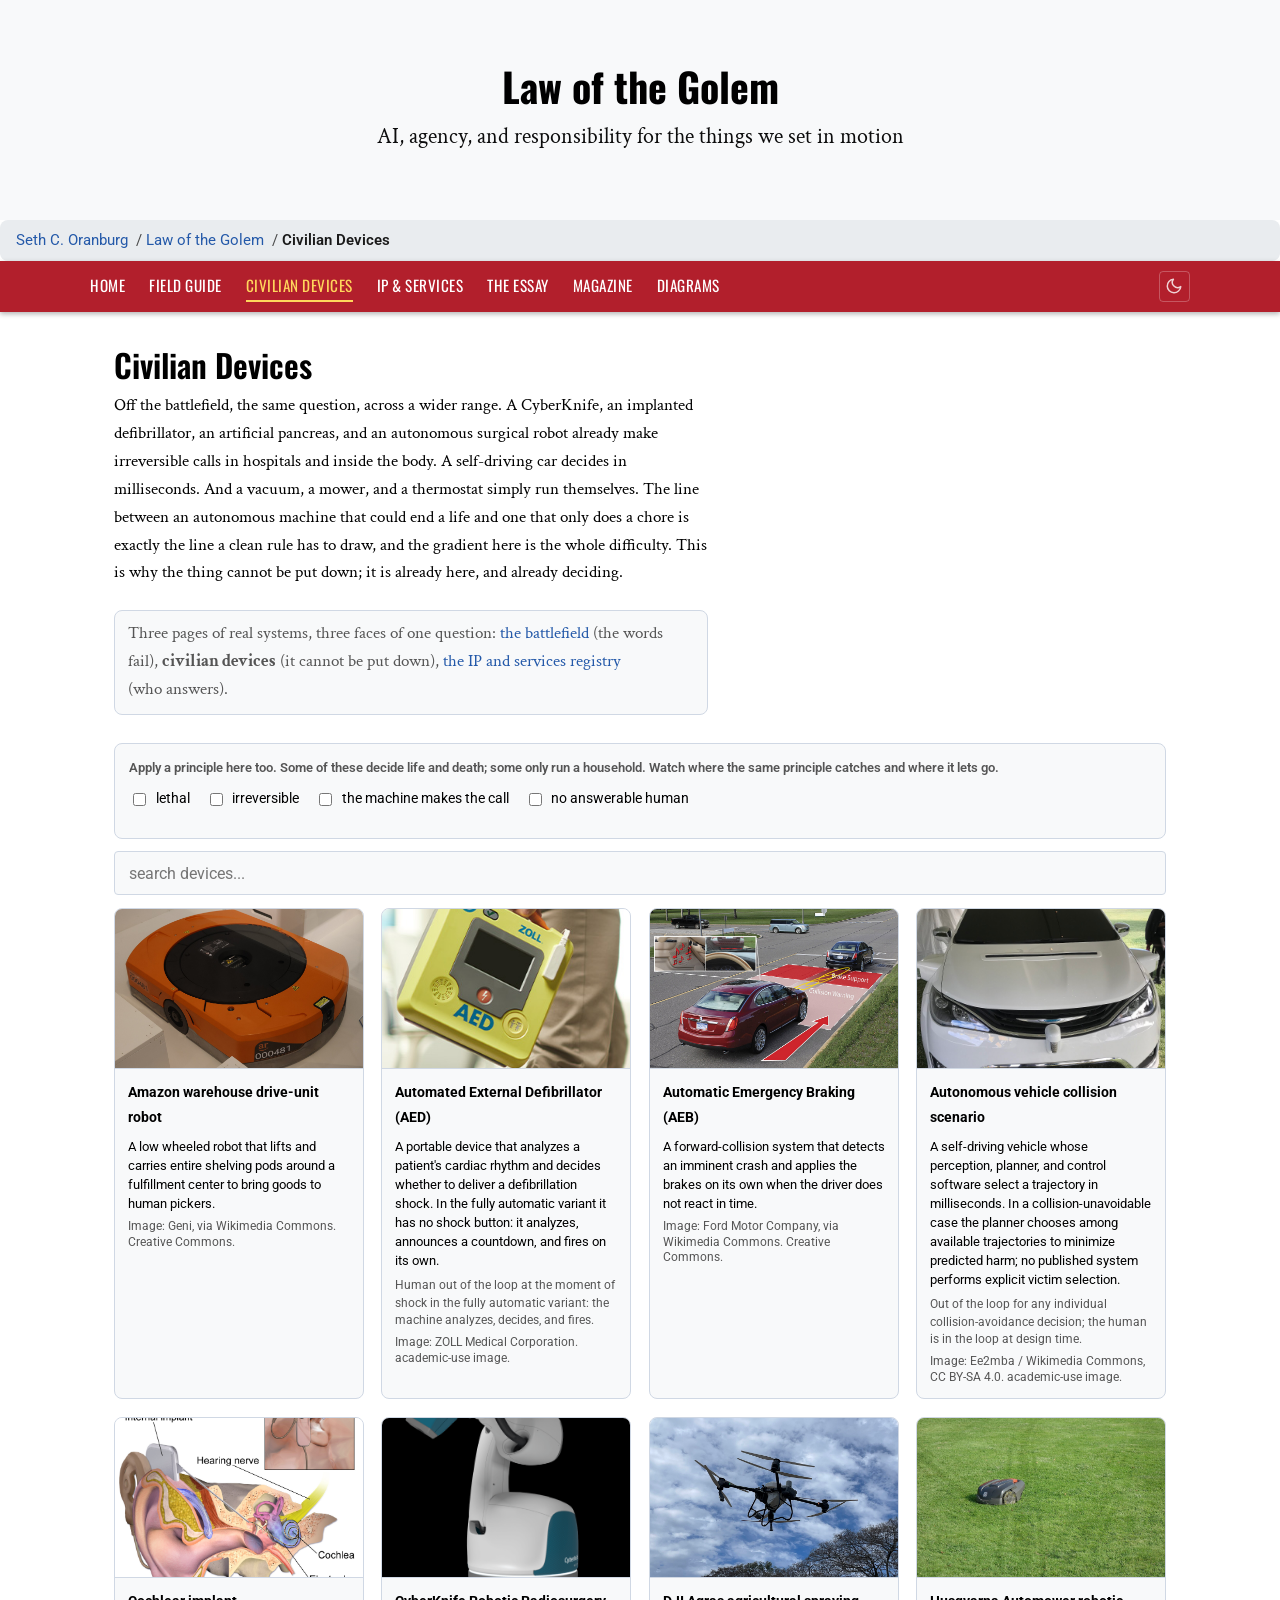
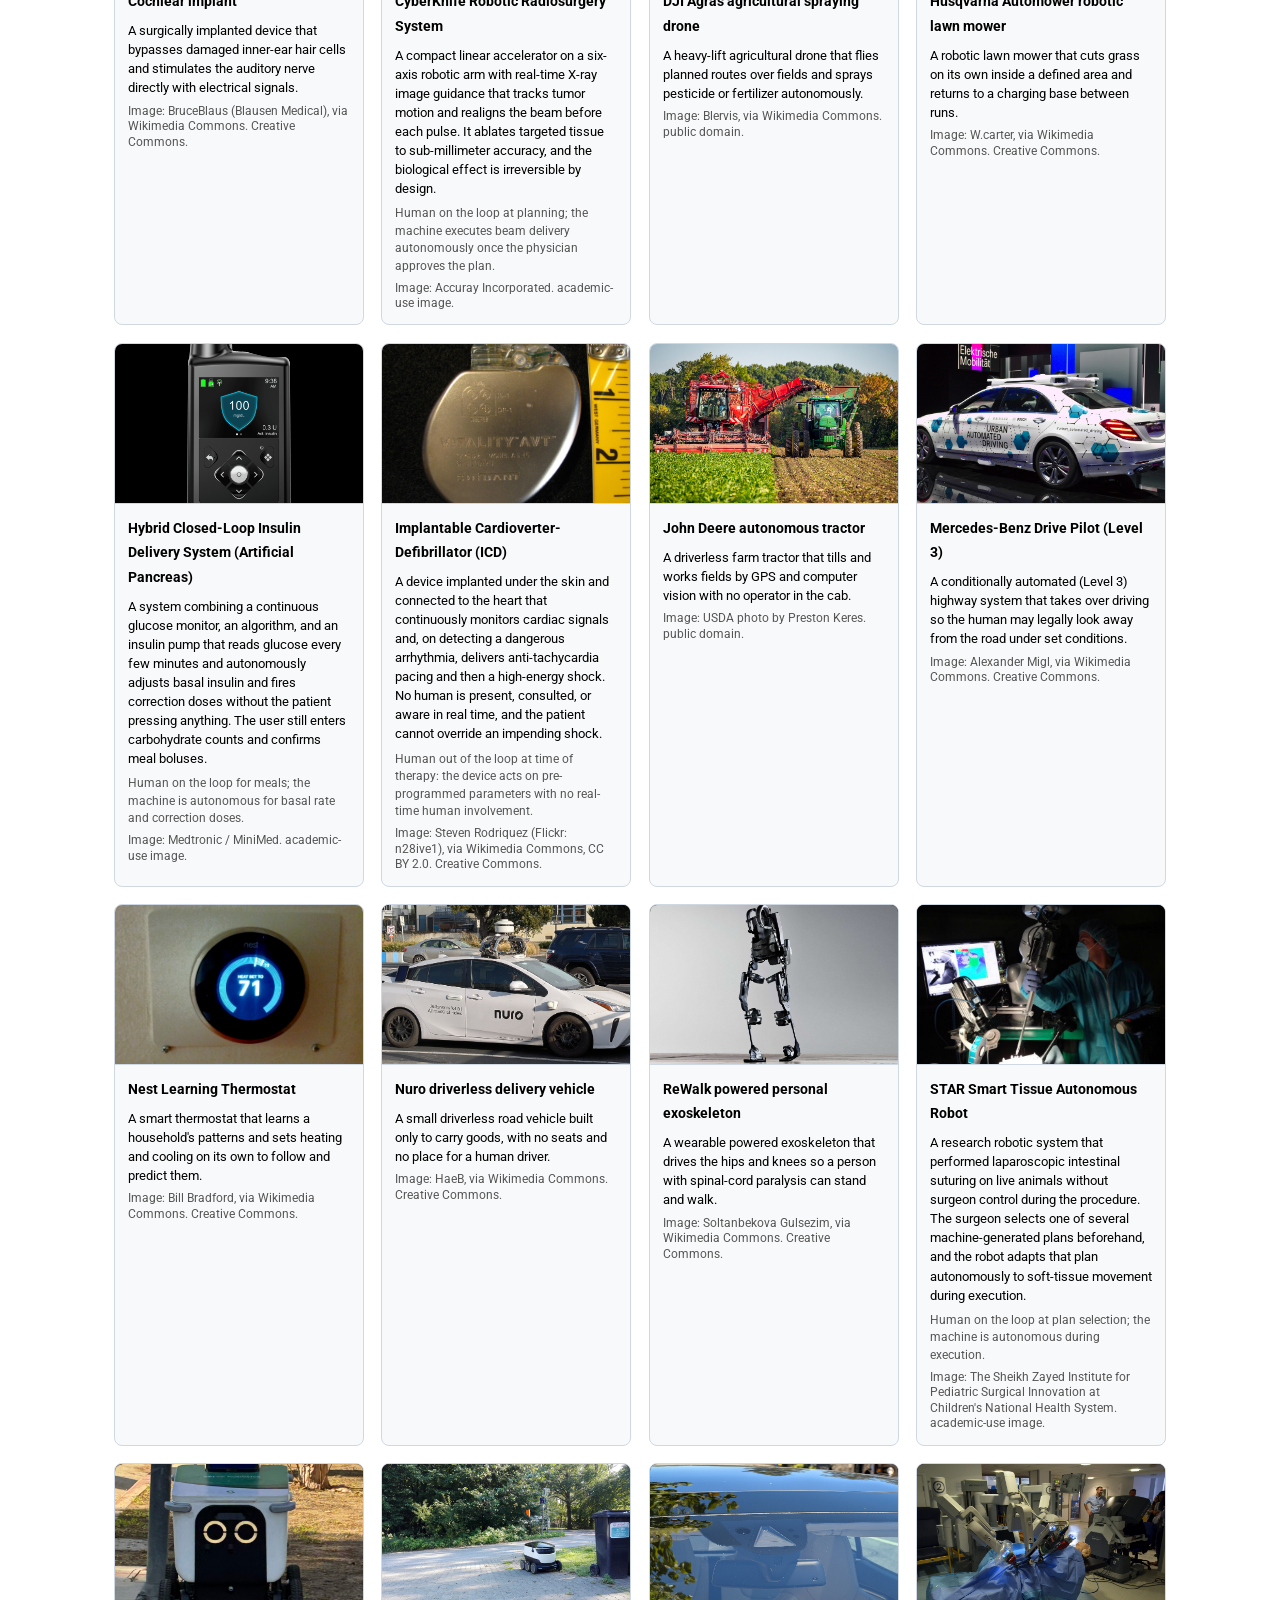
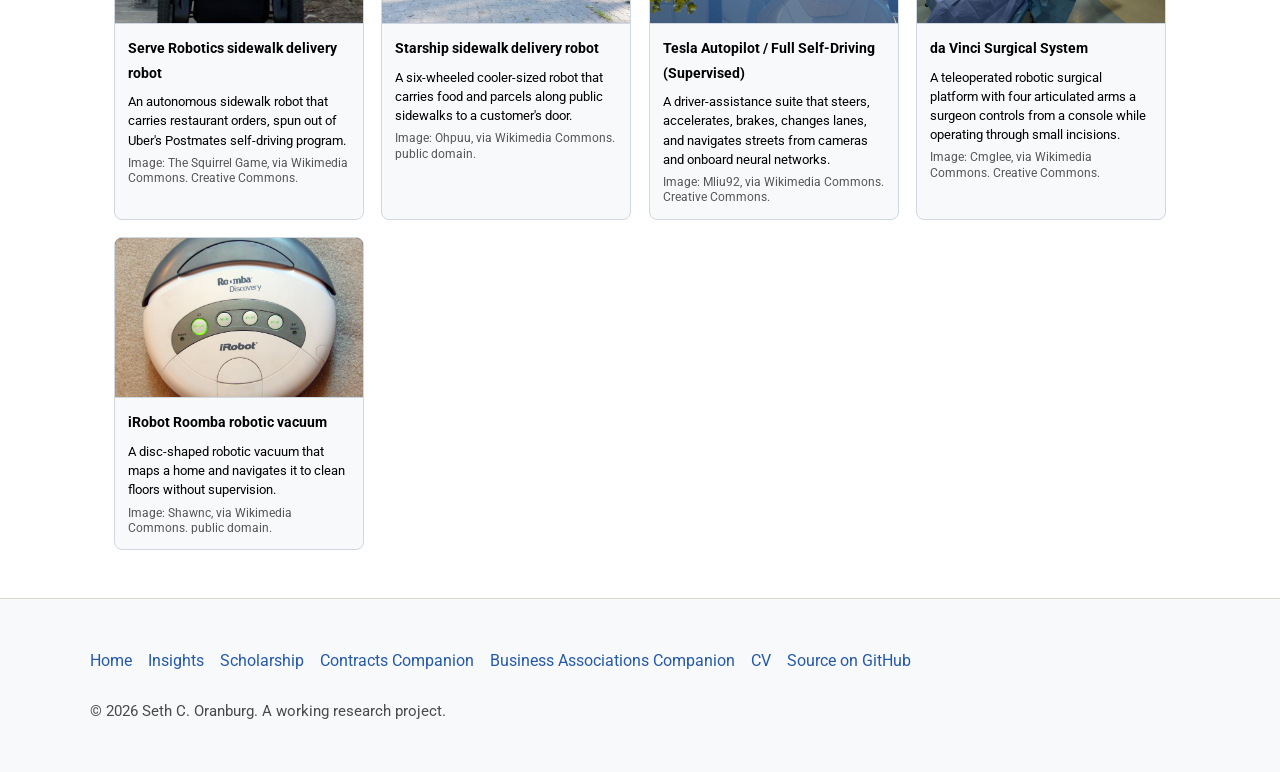
<file: civilian.html>
<!doctype html><html lang="en" data-theme="dark"><head><meta charset="utf-8"><meta name="viewport" content="width=device-width,initial-scale=1"><meta name="theme-color" content="#f5f3ee" media="(prefers-color-scheme: light)"><meta name="theme-color" content="#0A3255" media="(prefers-color-scheme: dark)"><title>Civilian Devices | Law of the Golem</title><link rel="preconnect" href="https://fonts.googleapis.com"><link rel="preconnect" href="https://fonts.gstatic.com" crossorigin><link href="https://fonts.googleapis.com/css2?family=Crimson+Text:ital,wght@0,400;0,600;0,700;1,400&family=Oswald:wght@500..700&family=Roboto:ital,wght@0,400;0,500;0,600;0,700;1,400&family=Roboto+Mono:wght@400;500&display=swap" rel="stylesheet"><link rel="stylesheet" href="assets/css/og-tokens.css"><link rel="stylesheet" href="assets/css/lawj-palette.css"><link rel="stylesheet" href="assets/css/site.css"><link rel="stylesheet" href="assets/css/golem.css"><script>(function(){try{var t=localStorage.getItem('theme');if(t==='light'||t==='dark'){document.documentElement.setAttribute('data-theme',t);}else if(window.matchMedia&&window.matchMedia('(prefers-color-scheme: light)').matches){document.documentElement.setAttribute('data-theme','light');}else{document.documentElement.setAttribute('data-theme','dark');}}catch(e){document.documentElement.setAttribute('data-theme','dark');}})();</script></head><body><a href="#main-content" class="skip-link">Skip to content</a><header class="site-header"><div class="header-inner"><a class="site-title" href="index.html">Law of the Golem</a><p class="site-tagline">AI, agency, and responsibility for the things we set in motion</p></div></header><nav aria-label="Breadcrumb" class="og-breadcrumb"><ol><li><a href="https://oranburg.law/">Seth C. Oranburg</a></li><li><a href="index.html">Law of the Golem</a></li><li><span aria-current="page">Civilian Devices</span></li></ol></nav><nav class="site-nav" aria-label="Project navigation"><button class="nav-toggle" onclick="var n=this.closest('.site-nav');n.classList.toggle('open');this.setAttribute('aria-expanded',n.classList.contains('open'))" aria-label="Toggle menu" aria-expanded="false"><span></span><span></span><span></span></button><ul><li><a href="index.html">Home</a></li><li><a href="field-guide.html">Field Guide</a></li><li><a href="civilian.html" aria-current="page">Civilian Devices</a></li><li><a href="registry.html">IP &amp; Services</a></li><li><a href="essay.html">The Essay</a></li><li><a href="magazine.html">Magazine</a></li><li><a href="diagrams.html">Diagrams</a></li><li><button class="theme-toggle" onclick="toggleTheme()" aria-label="Switch to light mode"><svg class="icon-sun" width="18" height="18" viewBox="0 0 24 24" fill="none" stroke="currentColor" stroke-width="2" stroke-linecap="round" stroke-linejoin="round"><circle cx="12" cy="12" r="5"/><line x1="12" y1="1" x2="12" y2="3"/><line x1="12" y1="21" x2="12" y2="23"/><line x1="4.22" y1="4.22" x2="5.64" y2="5.64"/><line x1="18.36" y1="18.36" x2="19.78" y2="19.78"/><line x1="1" y1="12" x2="3" y2="12"/><line x1="21" y1="12" x2="23" y2="12"/><line x1="4.22" y1="19.78" x2="5.64" y2="18.36"/><line x1="18.36" y1="5.64" x2="19.78" y2="4.22"/></svg><svg class="icon-moon" width="18" height="18" viewBox="0 0 24 24" fill="none" stroke="currentColor" stroke-width="2" stroke-linecap="round" stroke-linejoin="round"><path d="M21 12.79A9 9 0 1 1 11.21 3 7 7 0 0 0 21 12.79z"/></svg></button></li></ul></nav><main class="site-content" id="main-content"><h1>Civilian Devices</h1><p class="lede">Off the battlefield, the same question, across a wider range. A CyberKnife, an implanted defibrillator, an artificial pancreas, and an autonomous surgical robot already make irreversible calls in hospitals and inside the body. A self-driving car decides in milliseconds. And a vacuum, a mower, and a thermostat simply run themselves. The line between an autonomous machine that could end a life and one that only does a chore is exactly the line a clean rule has to draw, and the gradient here is the whole difficulty. This is why the thing cannot be put down; it is already here, and already deciding.</p><p class="crosslink">Three pages of real systems, three faces of one question: <a href="field-guide.html">the battlefield</a> (the words fail), <b>civilian devices</b> (it cannot be put down), <a href="registry.html">the IP and services registry</a> (who answers).</p><div class="controls"><div class="ptest"><div class="ptest-h">Apply a principle here too. Some of these decide life and death; some only run a household. Watch where the same principle catches and where it lets go.</div><label><input type="checkbox" id="t-lethal" onchange="crit()"> lethal</label><label><input type="checkbox" id="t-irrev" onchange="crit()"> irreversible</label><label><input type="checkbox" id="t-machine" onchange="crit()"> the machine makes the call</label><label><input type="checkbox" id="t-gap" onchange="crit()"> no answerable human</label><span id="pcount" class="pcount"></span></div><input id="q" type="search" placeholder="search devices..." oninput="flt()"></div><div class="grid"><figure class="card" data-s="amazon warehouse drive-unit robot a low wheeled robot that lifts and carries entire shelving pods around a fulfillment center to bring goods to human pickers. " data-lethal="0" data-irrev="0" data-machine="1" data-gap="0"><img loading="lazy" src="images/amazon-warehouse-drive-unit.jpg" alt="Amazon warehouse drive-unit robot"><figcaption><b>Amazon warehouse drive-unit robot</b><span class="desc">A low wheeled robot that lifts and carries entire shelving pods around a fulfillment center to bring goods to human pickers.</span><span class="meta">Image: Geni, via Wikimedia Commons. Creative Commons.</span></figcaption></figure><figure class="card" data-s="automated external defibrillator (aed) a portable device that analyzes a patient&#x27;s cardiac rhythm and decides whether to deliver a defibrillation shock. in the fully automatic variant it has no shock button: it analyzes, announces a countdown, and fires on its own. human out of the loop at the moment of shock in the fully automatic variant: the machine analyzes, decides, and fires." data-lethal="0" data-irrev="1" data-machine="1" data-gap="0"><img loading="lazy" src="images/zoll-aed-3-product.jpg" alt="Automated External Defibrillator (AED)"><figcaption><b>Automated External Defibrillator (AED)</b><span class="desc">A portable device that analyzes a patient&#x27;s cardiac rhythm and decides whether to deliver a defibrillation shock. In the fully automatic variant it has no shock button: it analyzes, announces a countdown, and fires on its own.</span><span class="posture">Human out of the loop at the moment of shock in the fully automatic variant: the machine analyzes, decides, and fires.</span><span class="meta">Image: ZOLL Medical Corporation. academic-use image.</span></figcaption></figure><figure class="card" data-s="automatic emergency braking (aeb) a forward-collision system that detects an imminent crash and applies the brakes on its own when the driver does not react in time. " data-lethal="0" data-irrev="0" data-machine="1" data-gap="0"><img loading="lazy" src="images/automatic-emergency-braking-ford.jpg" alt="Automatic Emergency Braking (AEB)"><figcaption><b>Automatic Emergency Braking (AEB)</b><span class="desc">A forward-collision system that detects an imminent crash and applies the brakes on its own when the driver does not react in time.</span><span class="meta">Image: Ford Motor Company, via Wikimedia Commons. Creative Commons.</span></figcaption></figure><figure class="card" data-s="autonomous vehicle collision scenario a self-driving vehicle whose perception, planner, and control software select a trajectory in milliseconds. in a collision-unavoidable case the planner chooses among available trajectories to minimize predicted harm; no published system performs explicit victim selection. out of the loop for any individual collision-avoidance decision; the human is in the loop at design time." data-lethal="1" data-irrev="1" data-machine="1" data-gap="1"><img loading="lazy" src="images/waymo-chrysler-pacifica-autonomous-test-vehicle.jpg" alt="Autonomous vehicle collision scenario"><figcaption><b>Autonomous vehicle collision scenario</b><span class="desc">A self-driving vehicle whose perception, planner, and control software select a trajectory in milliseconds. In a collision-unavoidable case the planner chooses among available trajectories to minimize predicted harm; no published system performs explicit victim selection.</span><span class="posture">Out of the loop for any individual collision-avoidance decision; the human is in the loop at design time.</span><span class="meta">Image: Ee2mba / Wikimedia Commons, CC BY-SA 4.0. academic-use image.</span></figcaption></figure><figure class="card" data-s="cochlear implant a surgically implanted device that bypasses damaged inner-ear hair cells and stimulates the auditory nerve directly with electrical signals. " data-lethal="0" data-irrev="0" data-machine="0" data-gap="0"><img loading="lazy" src="images/cochlear-implant-illustration.png" alt="Cochlear implant"><figcaption><b>Cochlear implant</b><span class="desc">A surgically implanted device that bypasses damaged inner-ear hair cells and stimulates the auditory nerve directly with electrical signals.</span><span class="meta">Image: BruceBlaus (Blausen Medical), via Wikimedia Commons. Creative Commons.</span></figcaption></figure><figure class="card" data-s="cyberknife robotic radiosurgery system a compact linear accelerator on a six-axis robotic arm with real-time x-ray image guidance that tracks tumor motion and realigns the beam before each pulse. it ablates targeted tissue to sub-millimeter accuracy, and the biological effect is irreversible by design. human on the loop at planning; the machine executes beam delivery autonomously once the physician approves the plan." data-lethal="0" data-irrev="1" data-machine="1" data-gap="0"><img loading="lazy" src="images/accuray-cyberknife-system-hero.png" alt="CyberKnife Robotic Radiosurgery System"><figcaption><b>CyberKnife Robotic Radiosurgery System</b><span class="desc">A compact linear accelerator on a six-axis robotic arm with real-time X-ray image guidance that tracks tumor motion and realigns the beam before each pulse. It ablates targeted tissue to sub-millimeter accuracy, and the biological effect is irreversible by design.</span><span class="posture">Human on the loop at planning; the machine executes beam delivery autonomously once the physician approves the plan.</span><span class="meta">Image: Accuray Incorporated. academic-use image.</span></figcaption></figure><figure class="card" data-s="dji agras agricultural spraying drone a heavy-lift agricultural drone that flies planned routes over fields and sprays pesticide or fertilizer autonomously. " data-lethal="0" data-irrev="0" data-machine="1" data-gap="0"><img loading="lazy" src="images/dji-agras-t50-spraying-drone.jpg" alt="DJI Agras agricultural spraying drone"><figcaption><b>DJI Agras agricultural spraying drone</b><span class="desc">A heavy-lift agricultural drone that flies planned routes over fields and sprays pesticide or fertilizer autonomously.</span><span class="meta">Image: Blervis, via Wikimedia Commons. public domain.</span></figcaption></figure><figure class="card" data-s="husqvarna automower robotic lawn mower a robotic lawn mower that cuts grass on its own inside a defined area and returns to a charging base between runs. " data-lethal="0" data-irrev="0" data-machine="1" data-gap="0"><img loading="lazy" src="images/husqvarna-automower-308.jpg" alt="Husqvarna Automower robotic lawn mower"><figcaption><b>Husqvarna Automower robotic lawn mower</b><span class="desc">A robotic lawn mower that cuts grass on its own inside a defined area and returns to a charging base between runs.</span><span class="meta">Image: W.carter, via Wikimedia Commons. Creative Commons.</span></figcaption></figure><figure class="card" data-s="hybrid closed-loop insulin delivery system (artificial pancreas) a system combining a continuous glucose monitor, an algorithm, and an insulin pump that reads glucose every few minutes and autonomously adjusts basal insulin and fires correction doses without the patient pressing anything. the user still enters carbohydrate counts and confirms meal boluses. human on the loop for meals; the machine is autonomous for basal rate and correction doses." data-lethal="0" data-irrev="1" data-machine="1" data-gap="0"><img loading="lazy" src="images/medtronic-minimed-780g-pump-system.png" alt="Hybrid Closed-Loop Insulin Delivery System (Artificial Pancreas)"><figcaption><b>Hybrid Closed-Loop Insulin Delivery System (Artificial Pancreas)</b><span class="desc">A system combining a continuous glucose monitor, an algorithm, and an insulin pump that reads glucose every few minutes and autonomously adjusts basal insulin and fires correction doses without the patient pressing anything. The user still enters carbohydrate counts and confirms meal boluses.</span><span class="posture">Human on the loop for meals; the machine is autonomous for basal rate and correction doses.</span><span class="meta">Image: Medtronic / MiniMed. academic-use image.</span></figcaption></figure><figure class="card" data-s="implantable cardioverter-defibrillator (icd) a device implanted under the skin and connected to the heart that continuously monitors cardiac signals and, on detecting a dangerous arrhythmia, delivers anti-tachycardia pacing and then a high-energy shock. no human is present, consulted, or aware in real time, and the patient cannot override an impending shock. human out of the loop at time of therapy: the device acts on pre-programmed parameters with no real-time human involvement." data-lethal="0" data-irrev="1" data-machine="1" data-gap="0"><img loading="lazy" src="images/guidant-vitality-avt-icd-wikimedia.jpg" alt="Implantable Cardioverter-Defibrillator (ICD)"><figcaption><b>Implantable Cardioverter-Defibrillator (ICD)</b><span class="desc">A device implanted under the skin and connected to the heart that continuously monitors cardiac signals and, on detecting a dangerous arrhythmia, delivers anti-tachycardia pacing and then a high-energy shock. No human is present, consulted, or aware in real time, and the patient cannot override an impending shock.</span><span class="posture">Human out of the loop at time of therapy: the device acts on pre-programmed parameters with no real-time human involvement.</span><span class="meta">Image: Steven Rodriquez (Flickr: n28ive1), via Wikimedia Commons, CC BY 2.0. Creative Commons.</span></figcaption></figure><figure class="card" data-s="john deere autonomous tractor a driverless farm tractor that tills and works fields by gps and computer vision with no operator in the cab. " data-lethal="0" data-irrev="0" data-machine="1" data-gap="0"><img loading="lazy" src="images/john-deere-autonomous-tractor-usda.jpg" alt="John Deere autonomous tractor"><figcaption><b>John Deere autonomous tractor</b><span class="desc">A driverless farm tractor that tills and works fields by GPS and computer vision with no operator in the cab.</span><span class="meta">Image: USDA photo by Preston Keres. public domain.</span></figcaption></figure><figure class="card" data-s="mercedes-benz drive pilot (level 3) a conditionally automated (level 3) highway system that takes over driving so the human may legally look away from the road under set conditions. " data-lethal="0" data-irrev="0" data-machine="1" data-gap="0"><img loading="lazy" src="images/mercedes-automated-driving-iaa2019.jpg" alt="Mercedes-Benz Drive Pilot (Level 3)"><figcaption><b>Mercedes-Benz Drive Pilot (Level 3)</b><span class="desc">A conditionally automated (Level 3) highway system that takes over driving so the human may legally look away from the road under set conditions.</span><span class="meta">Image: Alexander Migl, via Wikimedia Commons. Creative Commons.</span></figcaption></figure><figure class="card" data-s="nest learning thermostat a smart thermostat that learns a household&#x27;s patterns and sets heating and cooling on its own to follow and predict them. " data-lethal="0" data-irrev="0" data-machine="1" data-gap="0"><img loading="lazy" src="images/nest-learning-thermostat.jpg" alt="Nest Learning Thermostat"><figcaption><b>Nest Learning Thermostat</b><span class="desc">A smart thermostat that learns a household&#x27;s patterns and sets heating and cooling on its own to follow and predict them.</span><span class="meta">Image: Bill Bradford, via Wikimedia Commons. Creative Commons.</span></figcaption></figure><figure class="card" data-s="nuro driverless delivery vehicle a small driverless road vehicle built only to carry goods, with no seats and no place for a human driver. " data-lethal="0" data-irrev="0" data-machine="1" data-gap="0"><img loading="lazy" src="images/nuro-autonomous-delivery-p2.jpg" alt="Nuro driverless delivery vehicle"><figcaption><b>Nuro driverless delivery vehicle</b><span class="desc">A small driverless road vehicle built only to carry goods, with no seats and no place for a human driver.</span><span class="meta">Image: HaeB, via Wikimedia Commons. Creative Commons.</span></figcaption></figure><figure class="card" data-s="rewalk powered personal exoskeleton a wearable powered exoskeleton that drives the hips and knees so a person with spinal-cord paralysis can stand and walk. " data-lethal="0" data-irrev="0" data-machine="0" data-gap="0"><img loading="lazy" src="images/rewalk-personal-exoskeleton.jpg" alt="ReWalk powered personal exoskeleton"><figcaption><b>ReWalk powered personal exoskeleton</b><span class="desc">A wearable powered exoskeleton that drives the hips and knees so a person with spinal-cord paralysis can stand and walk.</span><span class="meta">Image: Soltanbekova Gulsezim, via Wikimedia Commons. Creative Commons.</span></figcaption></figure><figure class="card" data-s="star smart tissue autonomous robot a research robotic system that performed laparoscopic intestinal suturing on live animals without surgeon control during the procedure. the surgeon selects one of several machine-generated plans beforehand, and the robot adapts that plan autonomously to soft-tissue movement during execution. human on the loop at plan selection; the machine is autonomous during execution." data-lethal="0" data-irrev="1" data-machine="1" data-gap="0"><img loading="lazy" src="images/star-robot-childrens-national-eurekalert.jpg" alt="STAR Smart Tissue Autonomous Robot"><figcaption><b>STAR Smart Tissue Autonomous Robot</b><span class="desc">A research robotic system that performed laparoscopic intestinal suturing on live animals without surgeon control during the procedure. The surgeon selects one of several machine-generated plans beforehand, and the robot adapts that plan autonomously to soft-tissue movement during execution.</span><span class="posture">Human on the loop at plan selection; the machine is autonomous during execution.</span><span class="meta">Image: The Sheikh Zayed Institute for Pediatric Surgical Innovation at Children&#x27;s National Health System. academic-use image.</span></figcaption></figure><figure class="card" data-s="serve robotics sidewalk delivery robot an autonomous sidewalk robot that carries restaurant orders, spun out of uber&#x27;s postmates self-driving program. " data-lethal="0" data-irrev="0" data-machine="1" data-gap="0"><img loading="lazy" src="images/serve-robotics-delivery-robot.png" alt="Serve Robotics sidewalk delivery robot"><figcaption><b>Serve Robotics sidewalk delivery robot</b><span class="desc">An autonomous sidewalk robot that carries restaurant orders, spun out of Uber&#x27;s Postmates self-driving program.</span><span class="meta">Image: The Squirrel Game, via Wikimedia Commons. Creative Commons.</span></figcaption></figure><figure class="card" data-s="starship sidewalk delivery robot a six-wheeled cooler-sized robot that carries food and parcels along public sidewalks to a customer&#x27;s door. " data-lethal="0" data-irrev="0" data-machine="1" data-gap="0"><img loading="lazy" src="images/starship-sidewalk-delivery-robot.jpg" alt="Starship sidewalk delivery robot"><figcaption><b>Starship sidewalk delivery robot</b><span class="desc">A six-wheeled cooler-sized robot that carries food and parcels along public sidewalks to a customer&#x27;s door.</span><span class="meta">Image: Ohpuu, via Wikimedia Commons. public domain.</span></figcaption></figure><figure class="card" data-s="tesla autopilot / full self-driving (supervised) a driver-assistance suite that steers, accelerates, brakes, changes lanes, and navigates streets from cameras and onboard neural networks. " data-lethal="0" data-irrev="0" data-machine="1" data-gap="0"><img loading="lazy" src="images/tesla-autopilot-model-s.jpg" alt="Tesla Autopilot / Full Self-Driving (Supervised)"><figcaption><b>Tesla Autopilot / Full Self-Driving (Supervised)</b><span class="desc">A driver-assistance suite that steers, accelerates, brakes, changes lanes, and navigates streets from cameras and onboard neural networks.</span><span class="meta">Image: Mliu92, via Wikimedia Commons. Creative Commons.</span></figcaption></figure><figure class="card" data-s="da vinci surgical system a teleoperated robotic surgical platform with four articulated arms a surgeon controls from a console while operating through small incisions. " data-lethal="0" data-irrev="1" data-machine="0" data-gap="0"><img loading="lazy" src="images/davinci-surgical-system.jpg" alt="da Vinci Surgical System"><figcaption><b>da Vinci Surgical System</b><span class="desc">A teleoperated robotic surgical platform with four articulated arms a surgeon controls from a console while operating through small incisions.</span><span class="meta">Image: Cmglee, via Wikimedia Commons. Creative Commons.</span></figcaption></figure><figure class="card" data-s="irobot roomba robotic vacuum a disc-shaped robotic vacuum that maps a home and navigates it to clean floors without supervision. " data-lethal="0" data-irrev="0" data-machine="1" data-gap="0"><img loading="lazy" src="images/irobot-roomba-discovery.jpg" alt="iRobot Roomba robotic vacuum"><figcaption><b>iRobot Roomba robotic vacuum</b><span class="desc">A disc-shaped robotic vacuum that maps a home and navigates it to clean floors without supervision.</span><span class="meta">Image: Shawnc, via Wikimedia Commons. public domain.</span></figcaption></figure></div><script>
function t(id){return document.getElementById('t-'+id).checked;}
function crit(){var L=t('lethal'),I=t('irrev'),M=t('machine'),G=t('gap');var any=L||I||M||G;
var cards=document.querySelectorAll('.card'),n=0;
cards.forEach(function(c){var m=(!L||c.dataset.lethal==='1')&&(!I||c.dataset.irrev==='1')&&(!M||c.dataset.machine==='1')&&(!G||c.dataset.gap==='1');
if(any&&m){c.classList.add('match');n++;}else{c.classList.remove('match');}});
var pc=document.getElementById('pcount');if(pc)pc.textContent=any?(n+' of '+cards.length+' systems match every checked principle'):'';}
function flt(){var q=document.getElementById('q').value.toLowerCase();
document.querySelectorAll('.card').forEach(function(c){c.style.display=(c.dataset.s.indexOf(q)>-1)?'':'none';});}
function pick(btn){document.querySelectorAll('.chip').forEach(function(c){c.classList.remove('on')});btn.classList.add('on');
var c=btn.dataset.c;document.querySelectorAll('.fg-sec').forEach(function(g){g.style.display=(c==='all'||g.dataset.c===c)?'':'none';});}
</script></main><footer role="contentinfo" class="og-footer"><div class="og-footer-inner"><nav aria-label="Footer"><ul><li><a href="https://oranburg.law/">Home</a></li><li><a href="https://oranburg.law/insights/">Insights</a></li><li><a href="https://oranburg.law/scholarship/">Scholarship</a></li><li><a href="https://oranburg.law/K/" target="_blank" rel="noopener">Contracts Companion</a></li><li><a href="https://oranburg.law/BA/" target="_blank" rel="noopener">Business Associations Companion</a></li><li><a href="https://oranburg.law/cv/">CV</a></li><li><a href="https://github.com/Oranburg/golem" target="_blank" rel="noopener">Source on GitHub</a></li></ul></nav><p class="og-footer-copyright">&copy; 2026 Seth C. Oranburg. A working research project.</p></div></footer><script src="assets/js/site.js"></script></body></html>
</file>
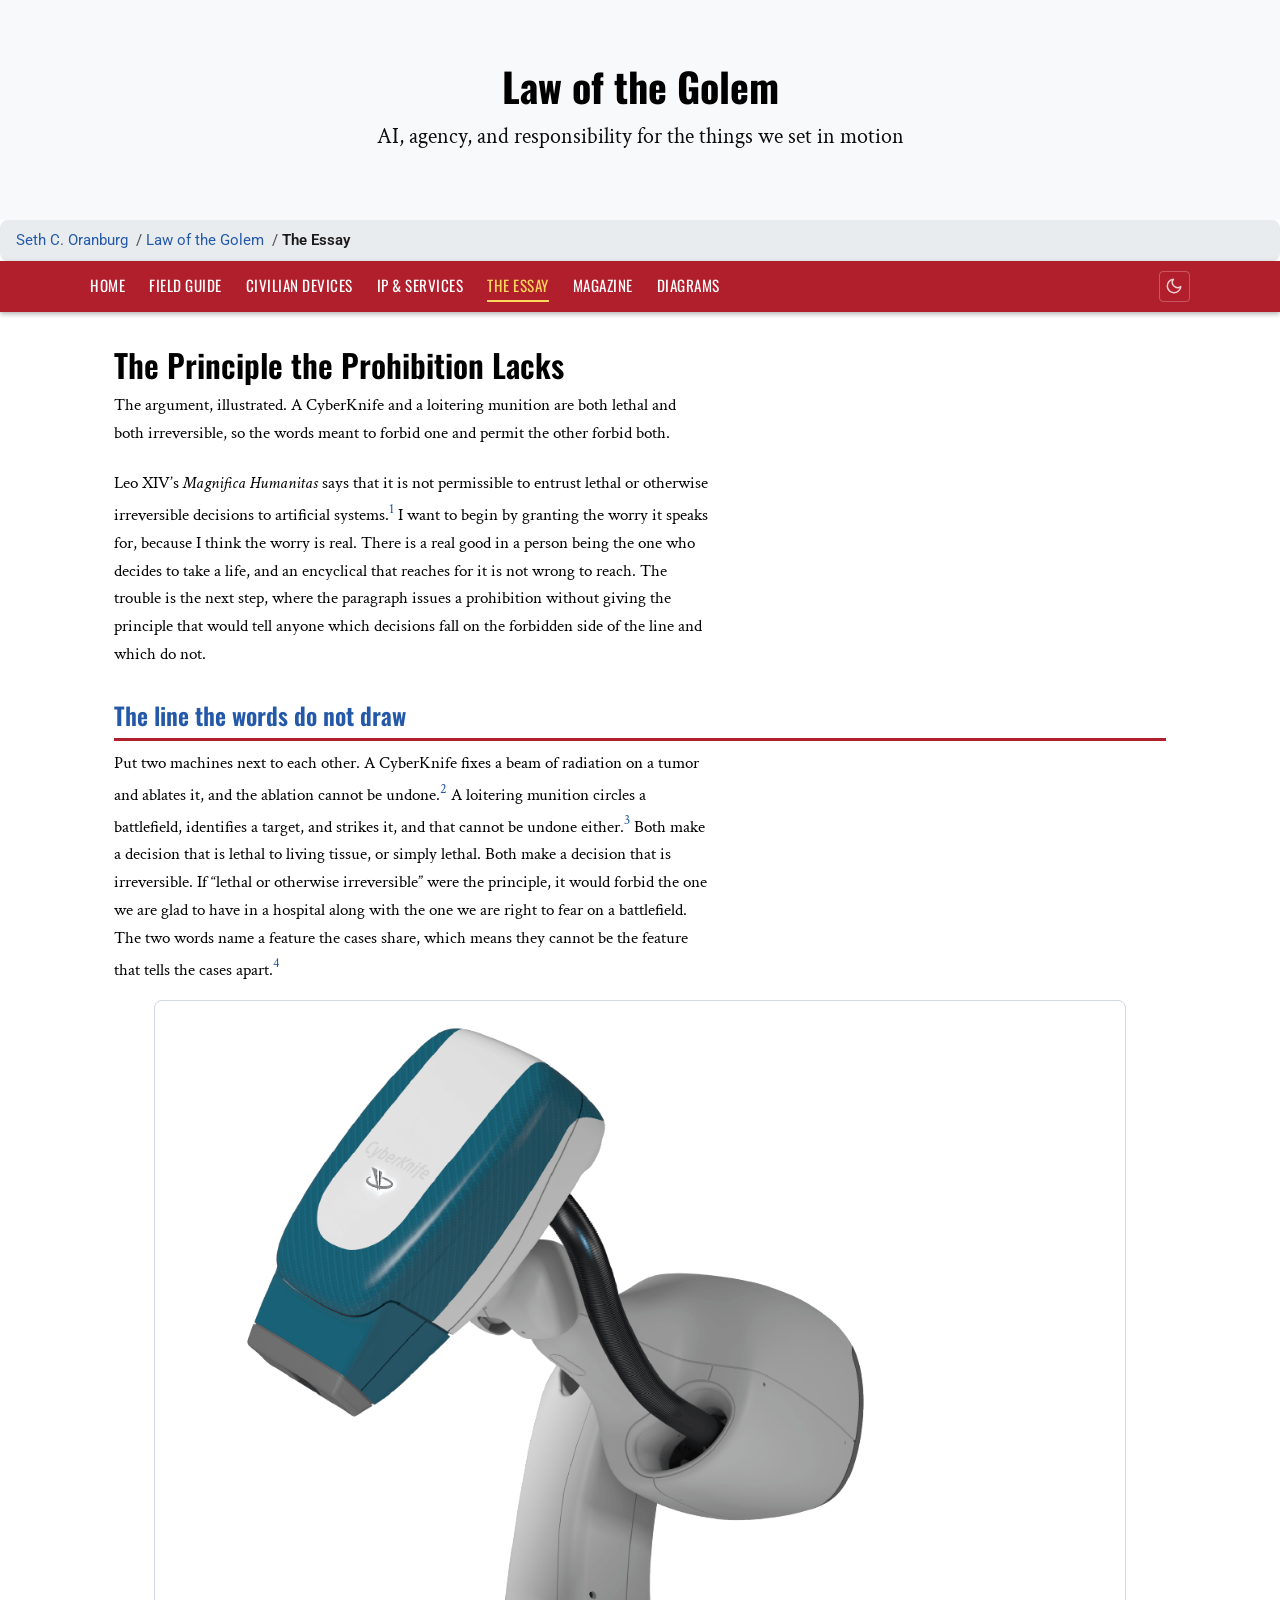
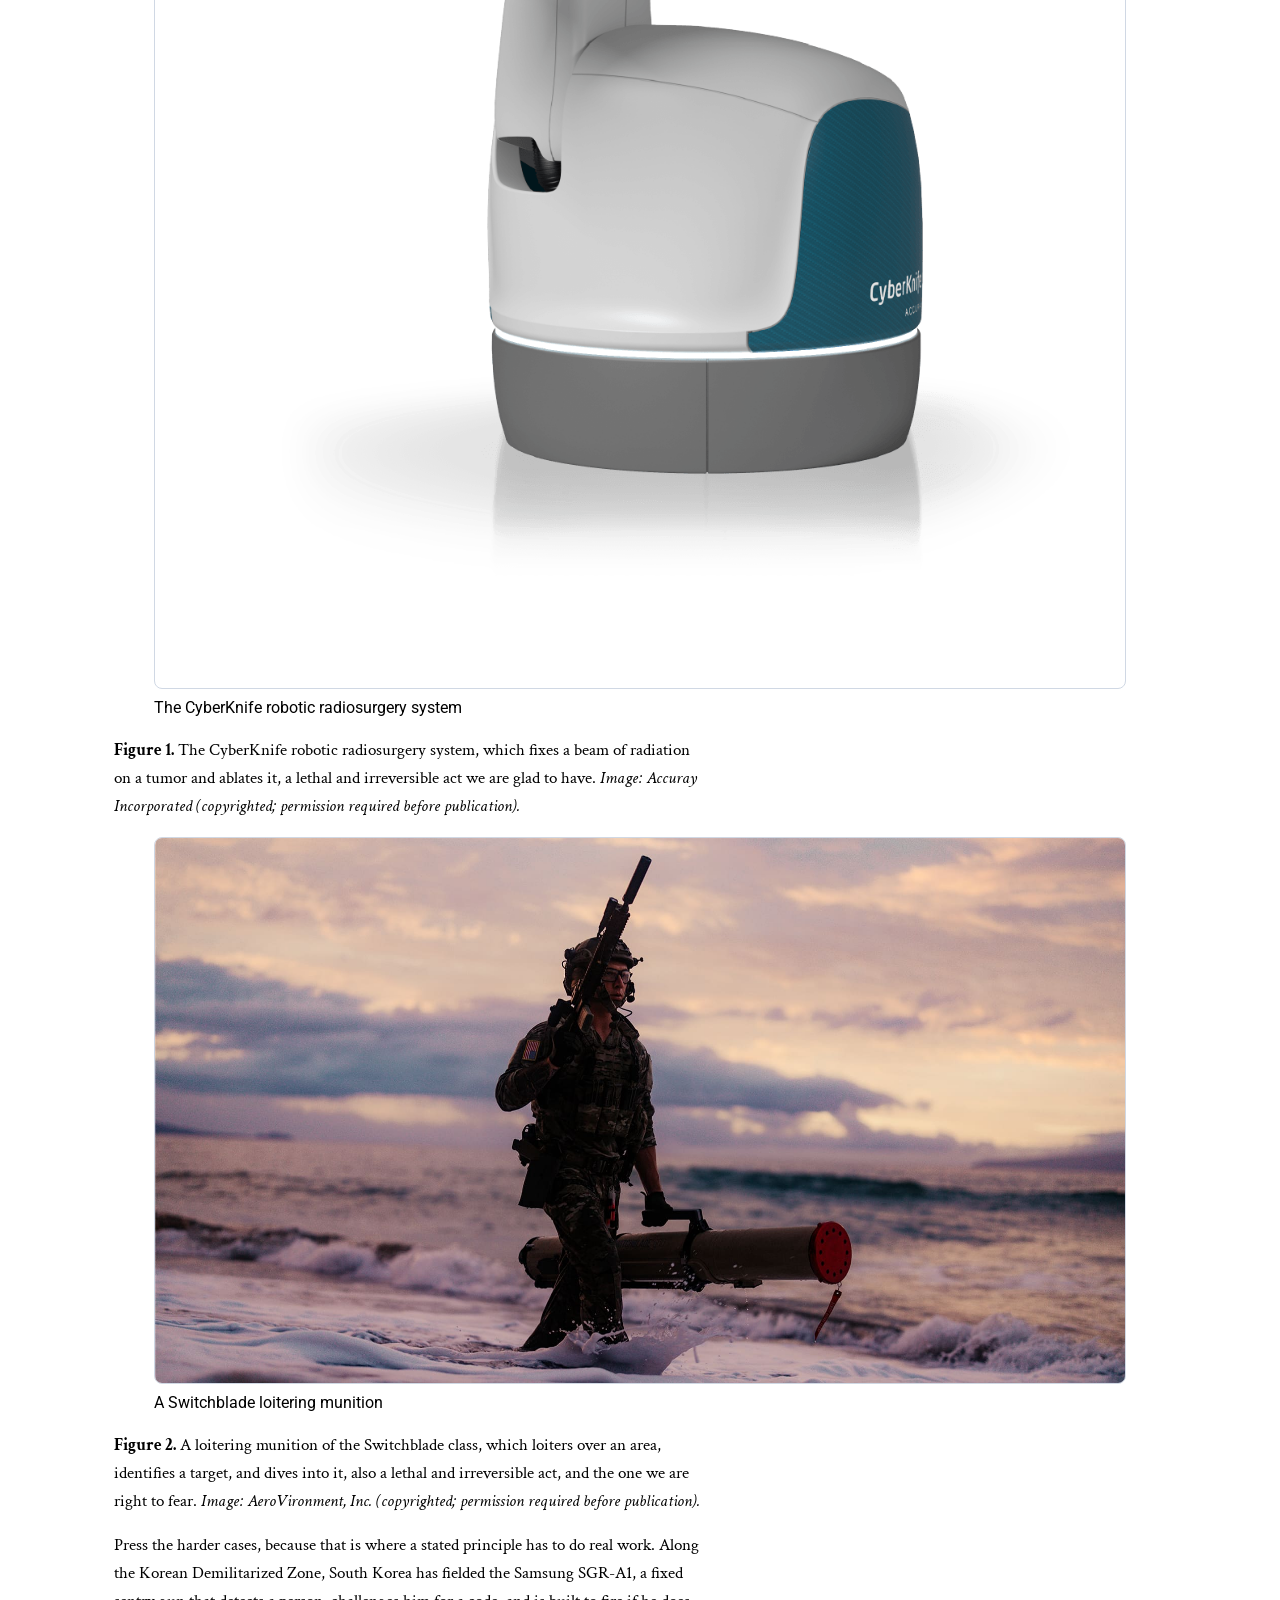
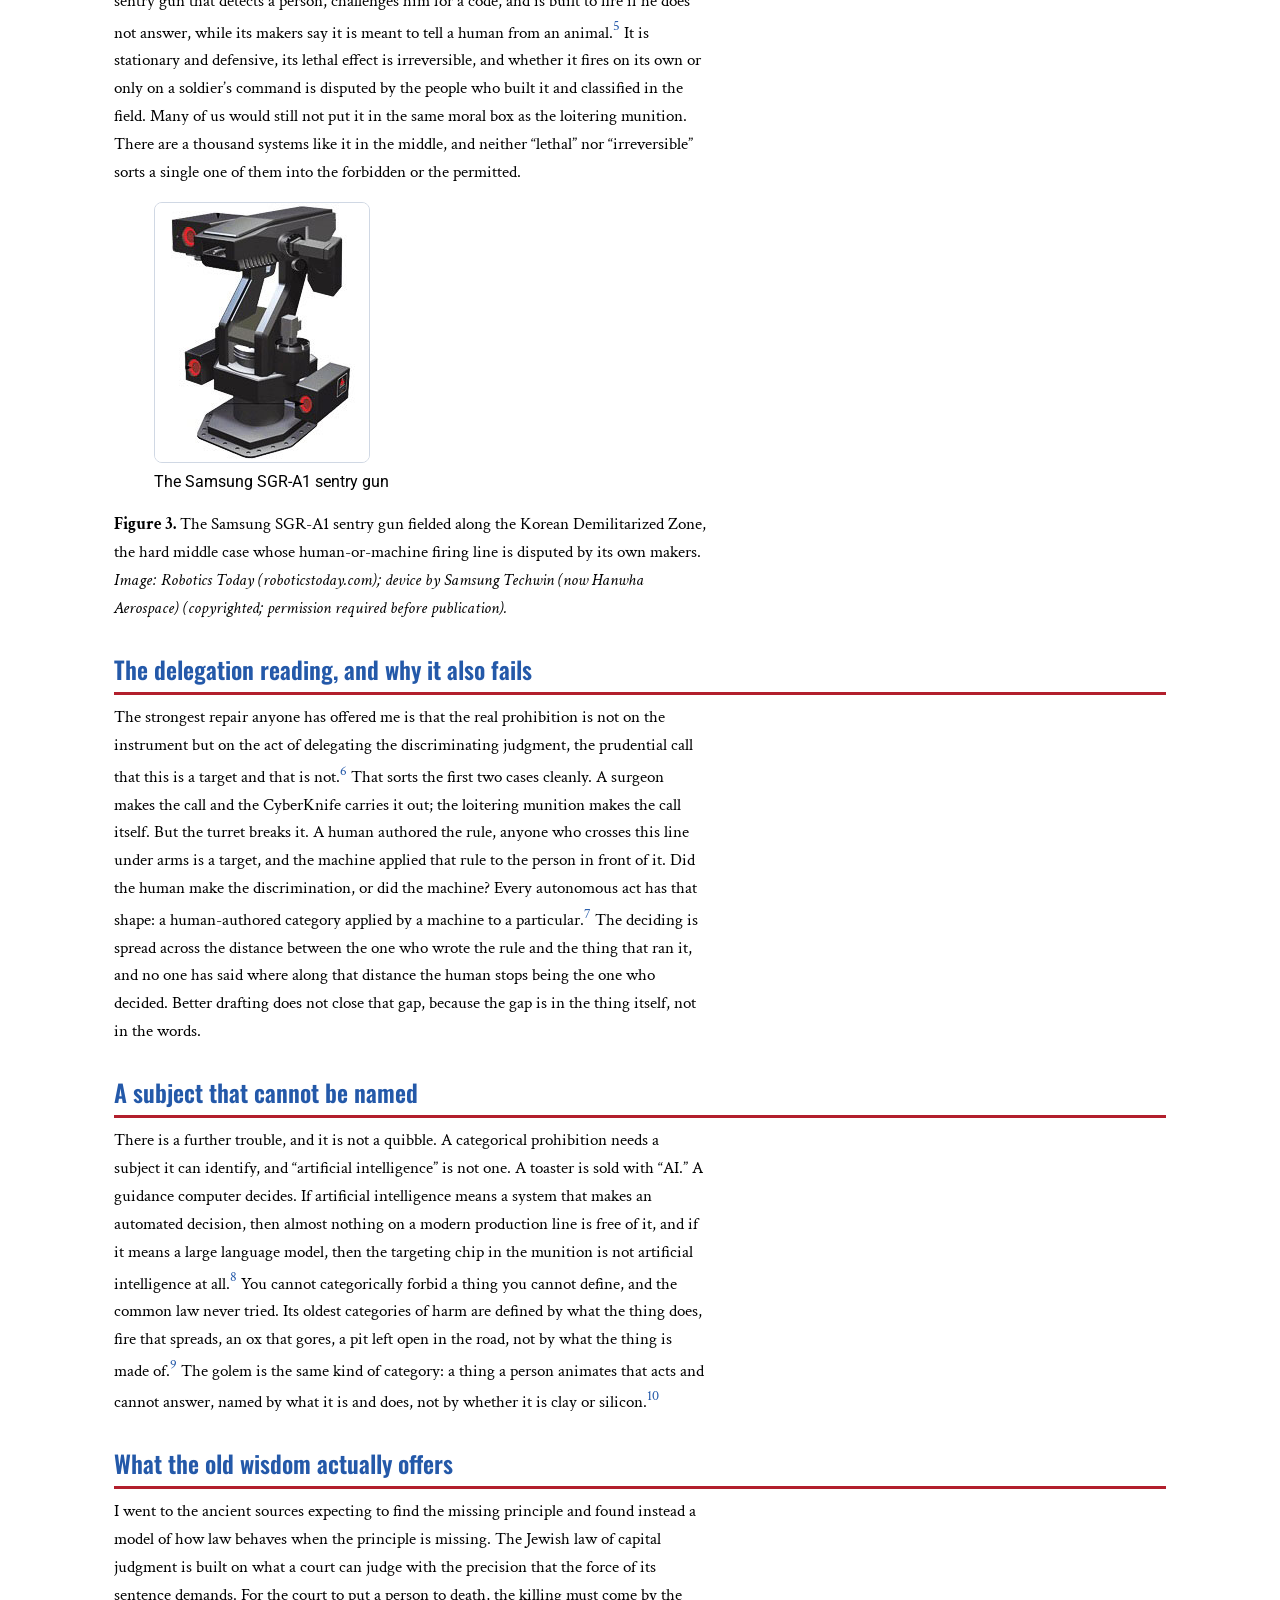
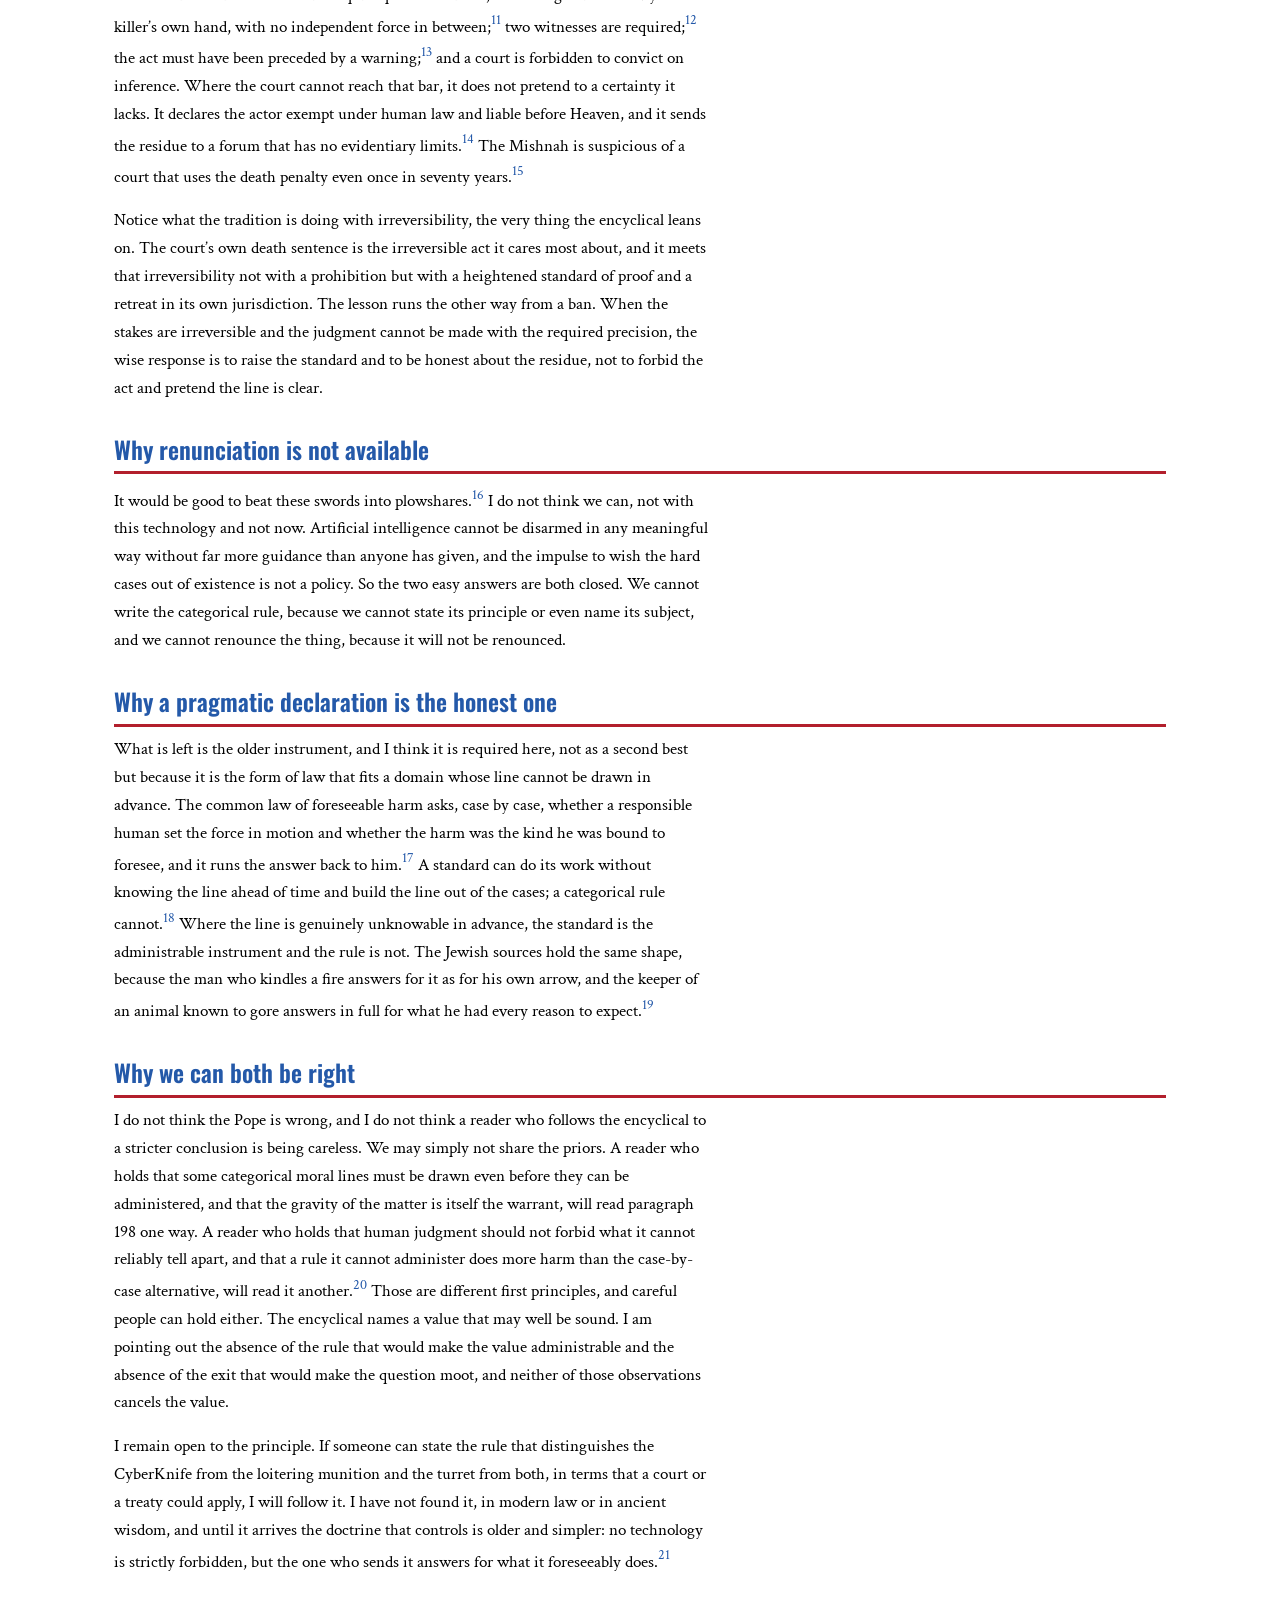
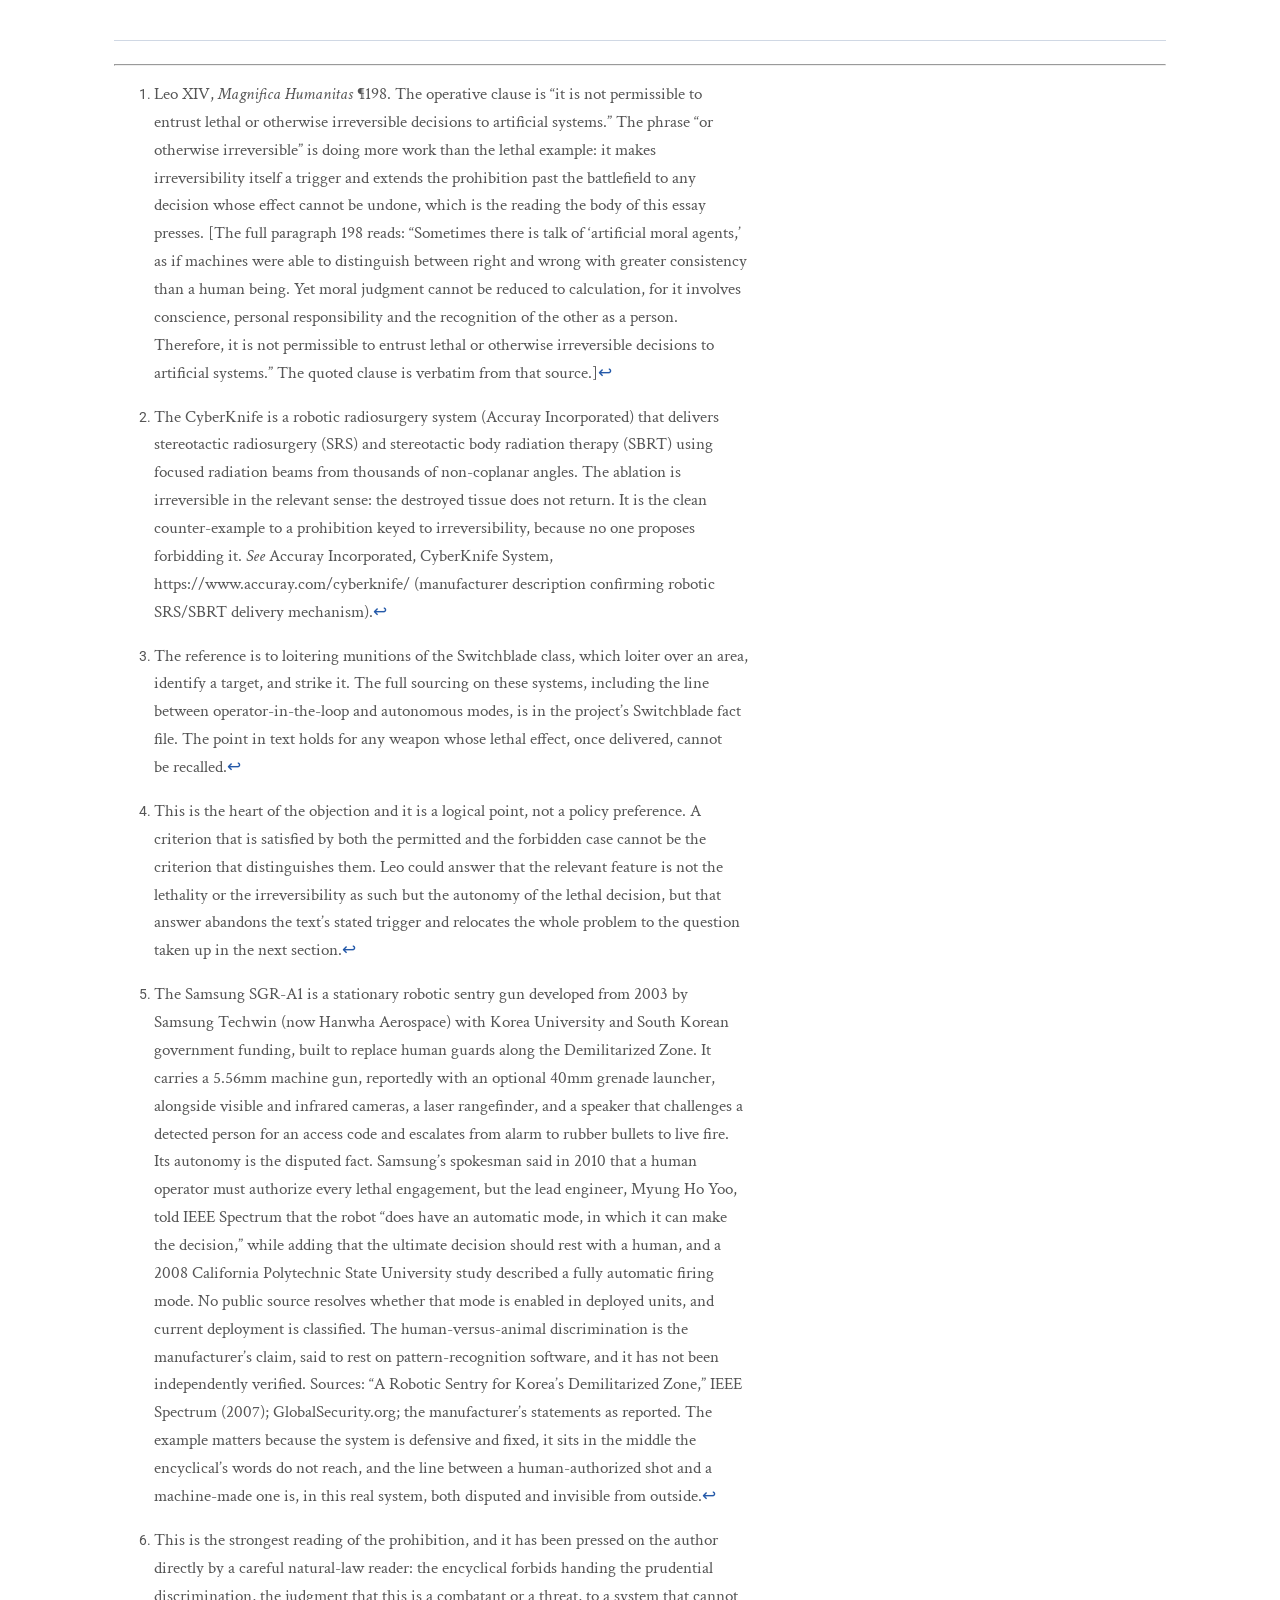
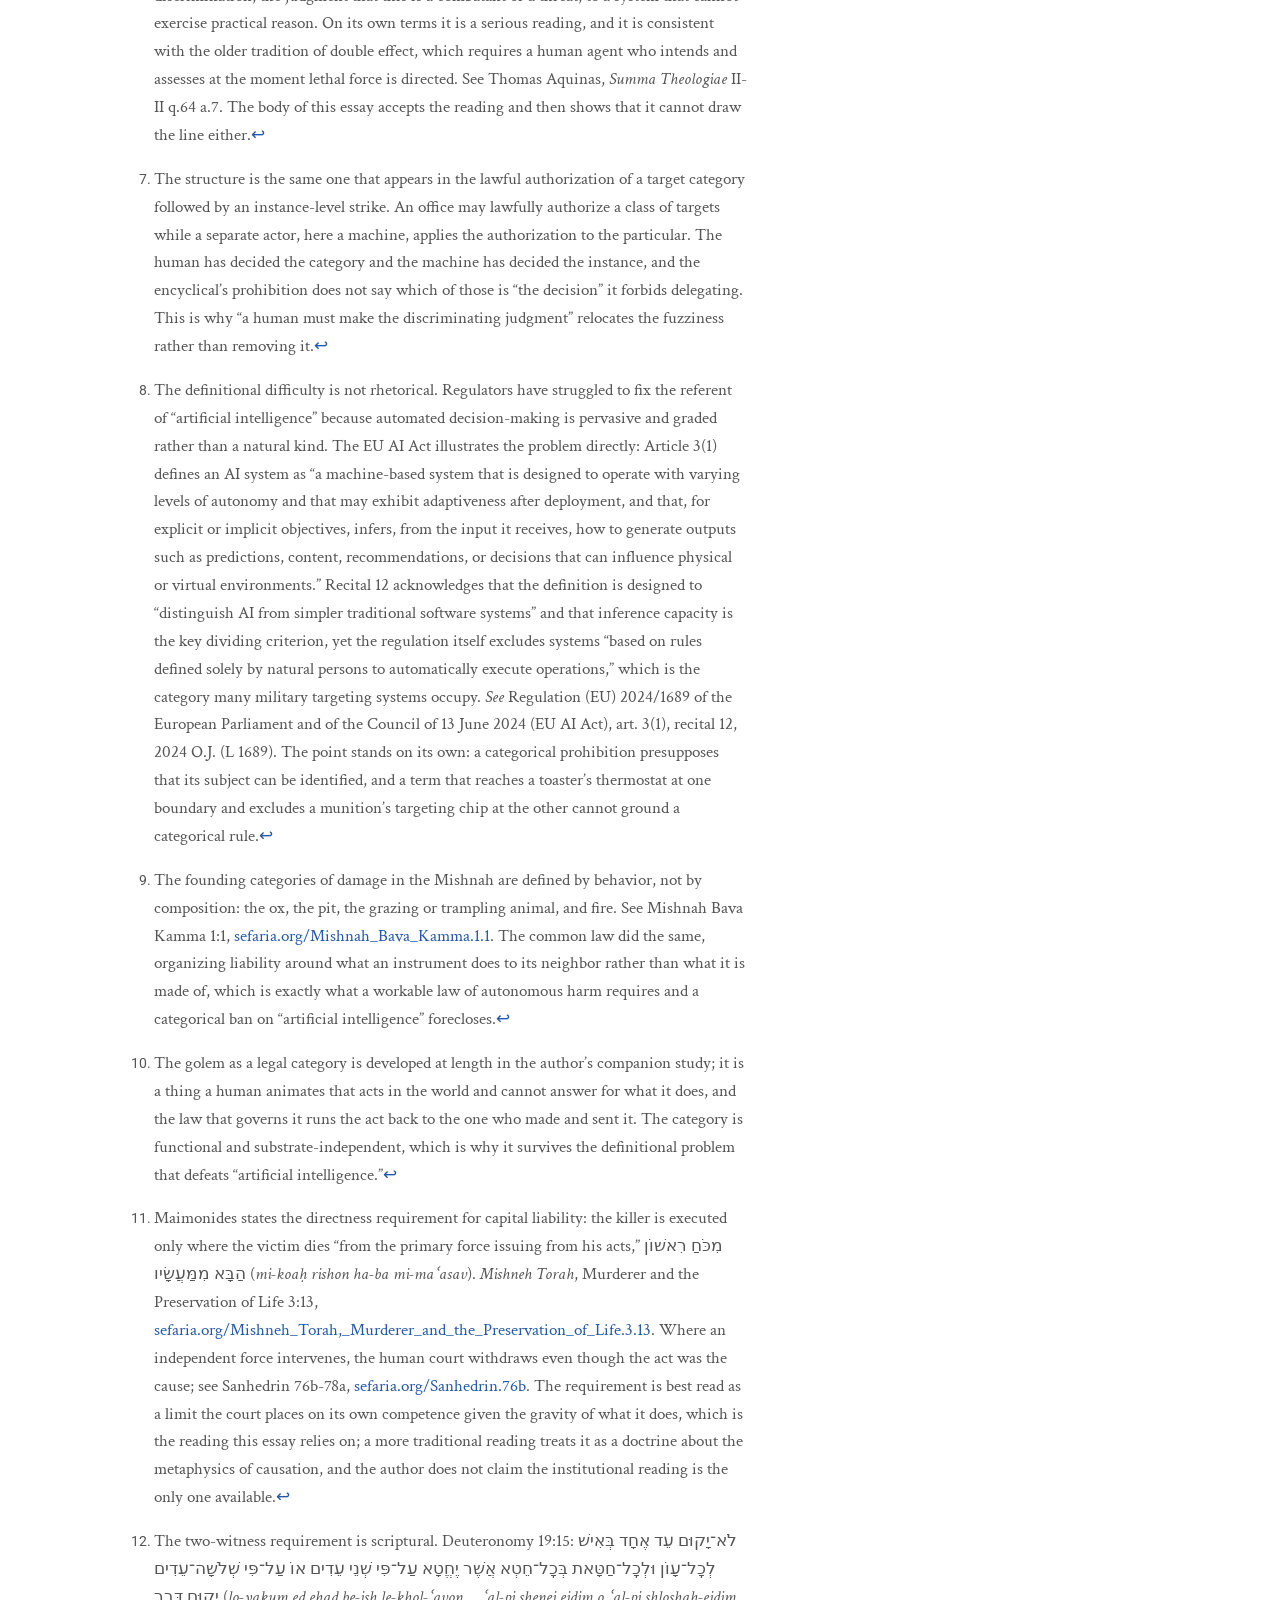
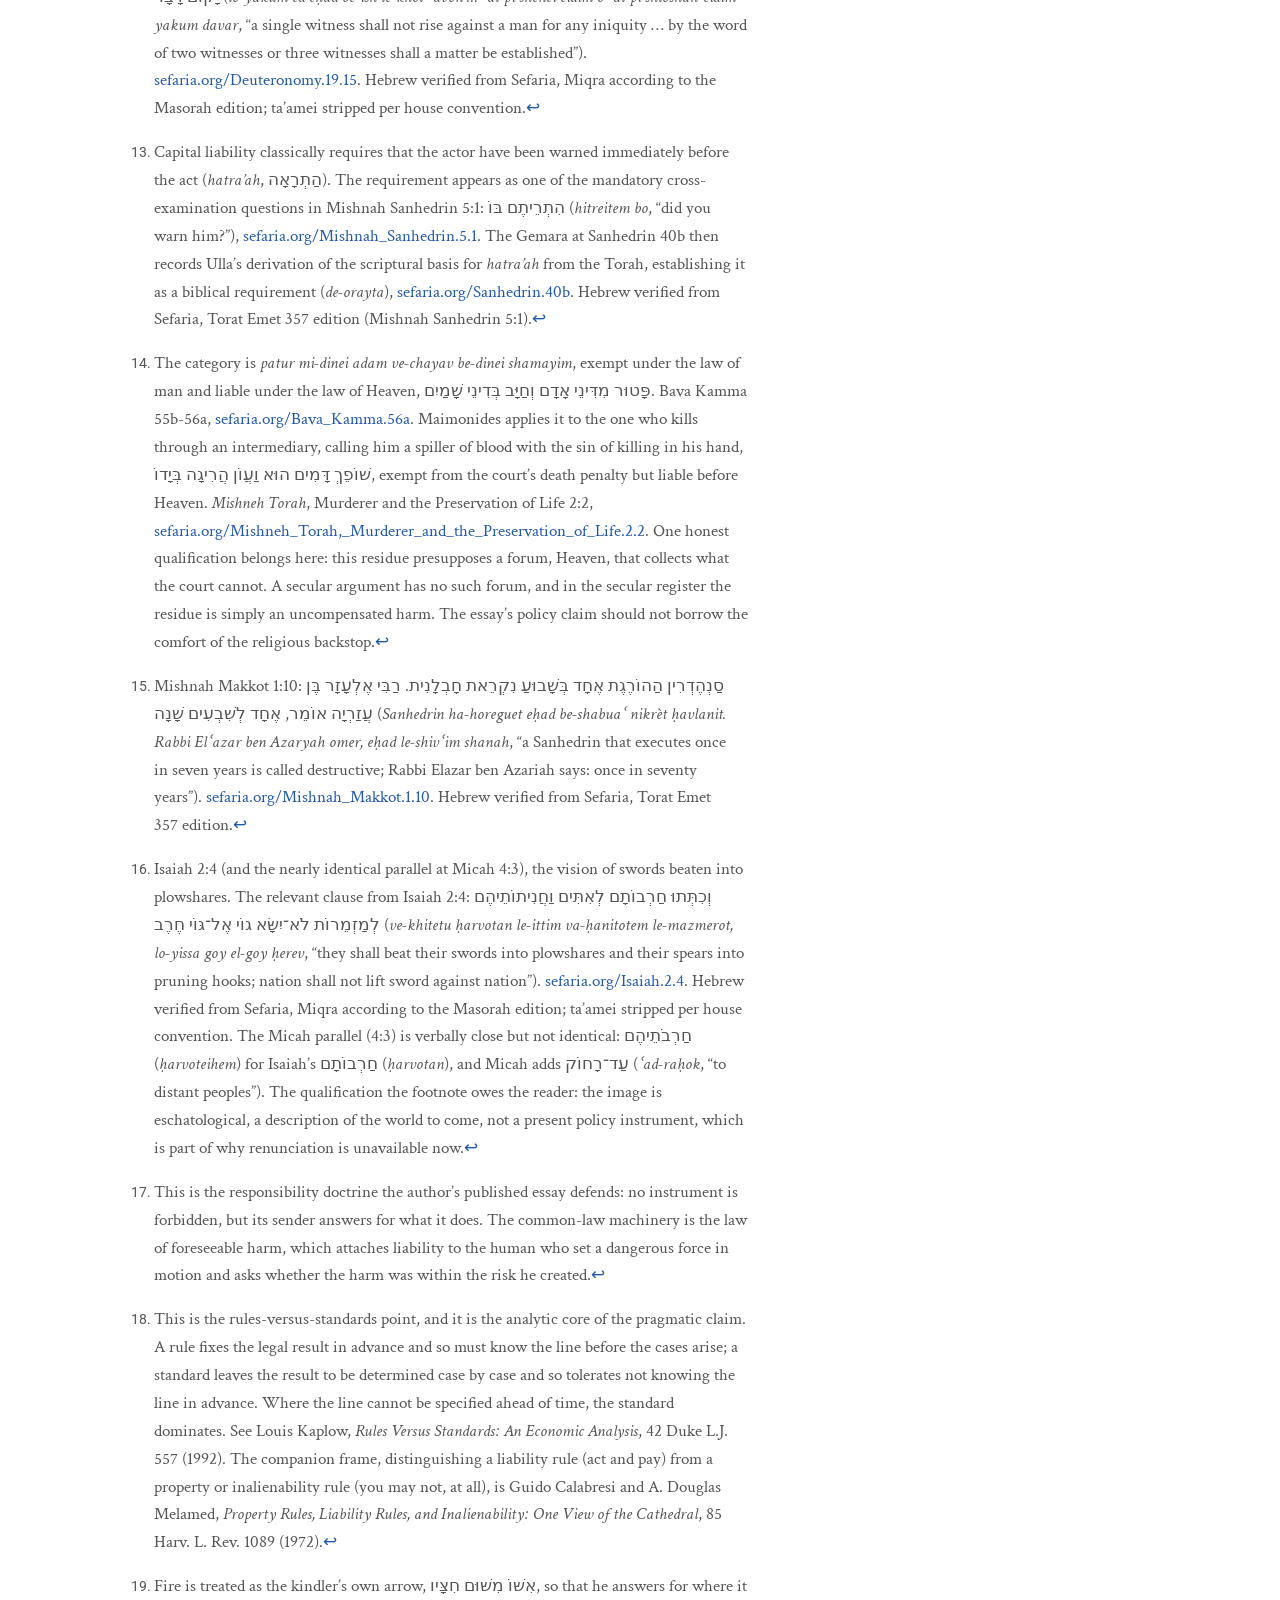
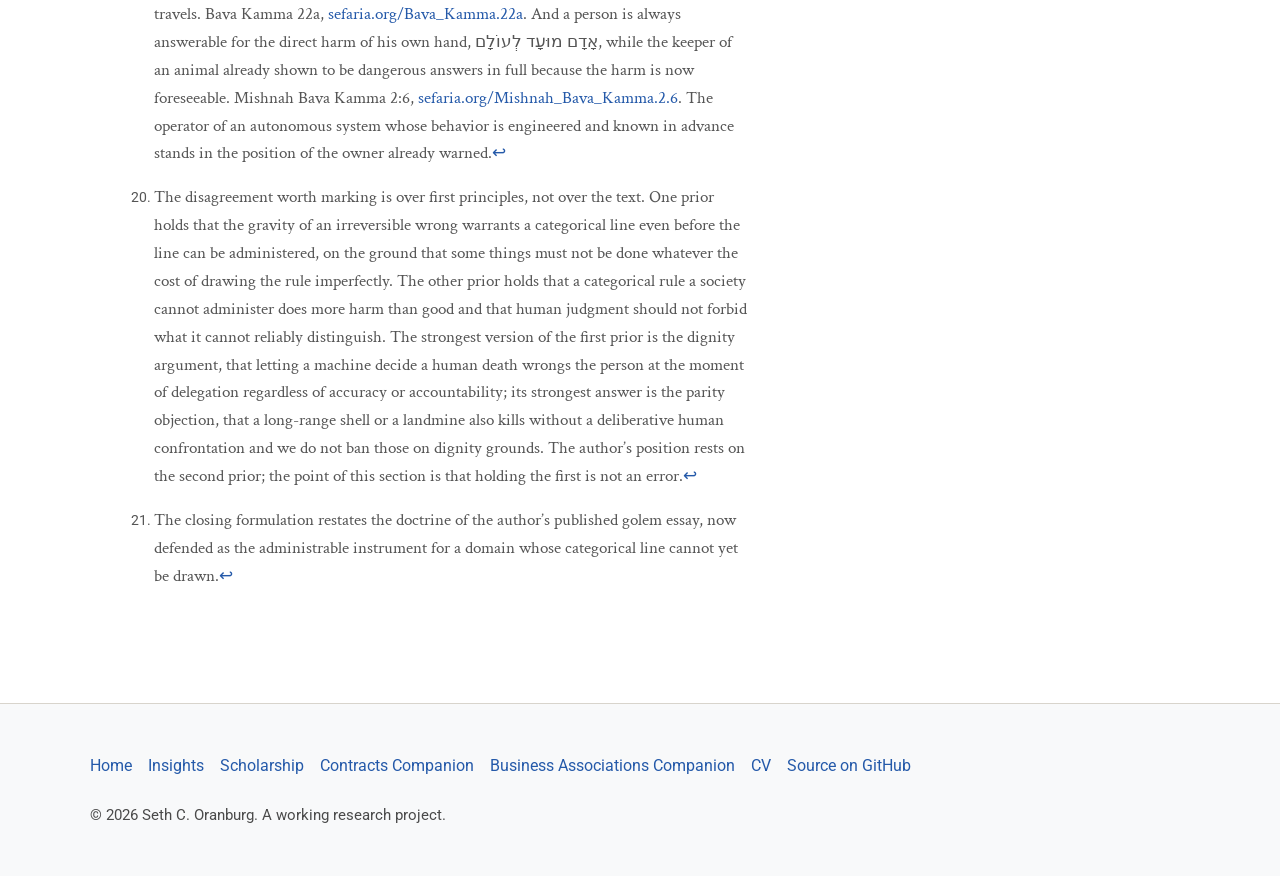
<file: essay.html>
<!doctype html><html lang="en" data-theme="dark"><head><meta charset="utf-8"><meta name="viewport" content="width=device-width,initial-scale=1"><meta name="theme-color" content="#f5f3ee" media="(prefers-color-scheme: light)"><meta name="theme-color" content="#0A3255" media="(prefers-color-scheme: dark)"><title>The Principle the Prohibition Lacks | Law of the Golem</title><link rel="preconnect" href="https://fonts.googleapis.com"><link rel="preconnect" href="https://fonts.gstatic.com" crossorigin><link href="https://fonts.googleapis.com/css2?family=Crimson+Text:ital,wght@0,400;0,600;0,700;1,400&family=Oswald:wght@500..700&family=Roboto:ital,wght@0,400;0,500;0,600;0,700;1,400&family=Roboto+Mono:wght@400;500&display=swap" rel="stylesheet"><link rel="stylesheet" href="assets/css/og-tokens.css"><link rel="stylesheet" href="assets/css/lawj-palette.css"><link rel="stylesheet" href="assets/css/site.css"><link rel="stylesheet" href="assets/css/golem.css"><script>(function(){try{var t=localStorage.getItem('theme');if(t==='light'||t==='dark'){document.documentElement.setAttribute('data-theme',t);}else if(window.matchMedia&&window.matchMedia('(prefers-color-scheme: light)').matches){document.documentElement.setAttribute('data-theme','light');}else{document.documentElement.setAttribute('data-theme','dark');}}catch(e){document.documentElement.setAttribute('data-theme','dark');}})();</script></head><body><a href="#main-content" class="skip-link">Skip to content</a><header class="site-header"><div class="header-inner"><a class="site-title" href="index.html">Law of the Golem</a><p class="site-tagline">AI, agency, and responsibility for the things we set in motion</p></div></header><nav aria-label="Breadcrumb" class="og-breadcrumb"><ol><li><a href="https://oranburg.law/">Seth C. Oranburg</a></li><li><a href="index.html">Law of the Golem</a></li><li><span aria-current="page">The Essay</span></li></ol></nav><nav class="site-nav" aria-label="Project navigation"><button class="nav-toggle" onclick="var n=this.closest('.site-nav');n.classList.toggle('open');this.setAttribute('aria-expanded',n.classList.contains('open'))" aria-label="Toggle menu" aria-expanded="false"><span></span><span></span><span></span></button><ul><li><a href="index.html">Home</a></li><li><a href="field-guide.html">Field Guide</a></li><li><a href="civilian.html">Civilian Devices</a></li><li><a href="registry.html">IP &amp; Services</a></li><li><a href="essay.html" aria-current="page">The Essay</a></li><li><a href="magazine.html">Magazine</a></li><li><a href="diagrams.html">Diagrams</a></li><li><button class="theme-toggle" onclick="toggleTheme()" aria-label="Switch to light mode"><svg class="icon-sun" width="18" height="18" viewBox="0 0 24 24" fill="none" stroke="currentColor" stroke-width="2" stroke-linecap="round" stroke-linejoin="round"><circle cx="12" cy="12" r="5"/><line x1="12" y1="1" x2="12" y2="3"/><line x1="12" y1="21" x2="12" y2="23"/><line x1="4.22" y1="4.22" x2="5.64" y2="5.64"/><line x1="18.36" y1="18.36" x2="19.78" y2="19.78"/><line x1="1" y1="12" x2="3" y2="12"/><line x1="21" y1="12" x2="23" y2="12"/><line x1="4.22" y1="19.78" x2="5.64" y2="18.36"/><line x1="18.36" y1="5.64" x2="19.78" y2="4.22"/></svg><svg class="icon-moon" width="18" height="18" viewBox="0 0 24 24" fill="none" stroke="currentColor" stroke-width="2" stroke-linecap="round" stroke-linejoin="round"><path d="M21 12.79A9 9 0 1 1 11.21 3 7 7 0 0 0 21 12.79z"/></svg></button></li></ul></nav><main class="site-content" id="main-content"><h1>The Principle the Prohibition Lacks</h1><p class="lede">The argument, illustrated. A CyberKnife and a loitering munition are both lethal and both irreversible, so the words meant to forbid one and permit the other forbid both.</p><h1 id="section"></h1>
<p>Leo XIV’s <em>Magnifica Humanitas</em> says that it is not
permissible to entrust lethal or otherwise irreversible decisions to
artificial systems.<a href="#fn1" class="footnote-ref" id="fnref1"
role="doc-noteref"><sup>1</sup></a> I want to begin by granting the
worry it speaks for, because I think the worry is real. There is a real
good in a person being the one who decides to take a life, and an
encyclical that reaches for it is not wrong to reach. The trouble is the
next step, where the paragraph issues a prohibition without giving the
principle that would tell anyone which decisions fall on the forbidden
side of the line and which do not.</p>
<h2 id="the-line-the-words-do-not-draw">The line the words do not
draw</h2>
<p>Put two machines next to each other. A CyberKnife fixes a beam of
radiation on a tumor and ablates it, and the ablation cannot be
undone.<a href="#fn2" class="footnote-ref" id="fnref2"
role="doc-noteref"><sup>2</sup></a> A loitering munition circles a
battlefield, identifies a target, and strikes it, and that cannot be
undone either.<a href="#fn3" class="footnote-ref" id="fnref3"
role="doc-noteref"><sup>3</sup></a> Both make a decision that is lethal
to living tissue, or simply lethal. Both make a decision that is
irreversible. If “lethal or otherwise irreversible” were the principle,
it would forbid the one we are glad to have in a hospital along with the
one we are right to fear on a battlefield. The two words name a feature
the cases share, which means they cannot be the feature that tells the
cases apart.<a href="#fn4" class="footnote-ref" id="fnref4"
role="doc-noteref"><sup>4</sup></a></p>
<figure>
<img src="images/accuray-cyberknife-system-hero.png"
alt="The CyberKnife robotic radiosurgery system" />
<figcaption aria-hidden="true">The CyberKnife robotic radiosurgery
system</figcaption>
</figure>
<p><strong>Figure 1.</strong> The CyberKnife robotic radiosurgery
system, which fixes a beam of radiation on a tumor and ablates it, a
lethal and irreversible act we are glad to have. <em>Image: Accuray
Incorporated (copyrighted; permission required before
publication).</em></p>
<figure>
<img src="images/aerovironment-switchblade-600-gallery.jpg"
alt="A Switchblade loitering munition" />
<figcaption aria-hidden="true">A Switchblade loitering
munition</figcaption>
</figure>
<p><strong>Figure 2.</strong> A loitering munition of the Switchblade
class, which loiters over an area, identifies a target, and dives into
it, also a lethal and irreversible act, and the one we are right to
fear. <em>Image: AeroVironment, Inc. (copyrighted; permission required
before publication).</em></p>
<p>Press the harder cases, because that is where a stated principle has
to do real work. Along the Korean Demilitarized Zone, South Korea has
fielded the Samsung SGR-A1, a fixed sentry gun that detects a person,
challenges him for a code, and is built to fire if he does not answer,
while its makers say it is meant to tell a human from an animal.<a
href="#fn5" class="footnote-ref" id="fnref5"
role="doc-noteref"><sup>5</sup></a> It is stationary and defensive, its
lethal effect is irreversible, and whether it fires on its own or only
on a soldier’s command is disputed by the people who built it and
classified in the field. Many of us would still not put it in the same
moral box as the loitering munition. There are a thousand systems like
it in the middle, and neither “lethal” nor “irreversible” sorts a single
one of them into the forbidden or the permitted.</p>
<figure>
<img src="images/samsung-sgr-a1-sentry-turret.jpg"
alt="The Samsung SGR-A1 sentry gun" />
<figcaption aria-hidden="true">The Samsung SGR-A1 sentry
gun</figcaption>
</figure>
<p><strong>Figure 3.</strong> The Samsung SGR-A1 sentry gun fielded
along the Korean Demilitarized Zone, the hard middle case whose
human-or-machine firing line is disputed by its own makers. <em>Image:
Robotics Today (roboticstoday.com); device by Samsung Techwin (now
Hanwha Aerospace) (copyrighted; permission required before
publication).</em></p>
<h2 id="the-delegation-reading-and-why-it-also-fails">The delegation
reading, and why it also fails</h2>
<p>The strongest repair anyone has offered me is that the real
prohibition is not on the instrument but on the act of delegating the
discriminating judgment, the prudential call that this is a target and
that is not.<a href="#fn6" class="footnote-ref" id="fnref6"
role="doc-noteref"><sup>6</sup></a> That sorts the first two cases
cleanly. A surgeon makes the call and the CyberKnife carries it out; the
loitering munition makes the call itself. But the turret breaks it. A
human authored the rule, anyone who crosses this line under arms is a
target, and the machine applied that rule to the person in front of it.
Did the human make the discrimination, or did the machine? Every
autonomous act has that shape: a human-authored category applied by a
machine to a particular.<a href="#fn7" class="footnote-ref" id="fnref7"
role="doc-noteref"><sup>7</sup></a> The deciding is spread across the
distance between the one who wrote the rule and the thing that ran it,
and no one has said where along that distance the human stops being the
one who decided. Better drafting does not close that gap, because the
gap is in the thing itself, not in the words.</p>
<h2 id="a-subject-that-cannot-be-named">A subject that cannot be
named</h2>
<p>There is a further trouble, and it is not a quibble. A categorical
prohibition needs a subject it can identify, and “artificial
intelligence” is not one. A toaster is sold with “AI.” A guidance
computer decides. If artificial intelligence means a system that makes
an automated decision, then almost nothing on a modern production line
is free of it, and if it means a large language model, then the
targeting chip in the munition is not artificial intelligence at all.<a
href="#fn8" class="footnote-ref" id="fnref8"
role="doc-noteref"><sup>8</sup></a> You cannot categorically forbid a
thing you cannot define, and the common law never tried. Its oldest
categories of harm are defined by what the thing does, fire that
spreads, an ox that gores, a pit left open in the road, not by what the
thing is made of.<a href="#fn9" class="footnote-ref" id="fnref9"
role="doc-noteref"><sup>9</sup></a> The golem is the same kind of
category: a thing a person animates that acts and cannot answer, named
by what it is and does, not by whether it is clay or silicon.<a
href="#fn10" class="footnote-ref" id="fnref10"
role="doc-noteref"><sup>10</sup></a></p>
<h2 id="what-the-old-wisdom-actually-offers">What the old wisdom
actually offers</h2>
<p>I went to the ancient sources expecting to find the missing principle
and found instead a model of how law behaves when the principle is
missing. The Jewish law of capital judgment is built on what a court can
judge with the precision that the force of its sentence demands. For the
court to put a person to death, the killing must come by the killer’s
own hand, with no independent force in between;<a href="#fn11"
class="footnote-ref" id="fnref11" role="doc-noteref"><sup>11</sup></a>
two witnesses are required;<a href="#fn12" class="footnote-ref"
id="fnref12" role="doc-noteref"><sup>12</sup></a> the act must have been
preceded by a warning;<a href="#fn13" class="footnote-ref" id="fnref13"
role="doc-noteref"><sup>13</sup></a> and a court is forbidden to convict
on inference. Where the court cannot reach that bar, it does not pretend
to a certainty it lacks. It declares the actor exempt under human law
and liable before Heaven, and it sends the residue to a forum that has
no evidentiary limits.<a href="#fn14" class="footnote-ref" id="fnref14"
role="doc-noteref"><sup>14</sup></a> The Mishnah is suspicious of a
court that uses the death penalty even once in seventy years.<a
href="#fn15" class="footnote-ref" id="fnref15"
role="doc-noteref"><sup>15</sup></a></p>
<p>Notice what the tradition is doing with irreversibility, the very
thing the encyclical leans on. The court’s own death sentence is the
irreversible act it cares most about, and it meets that irreversibility
not with a prohibition but with a heightened standard of proof and a
retreat in its own jurisdiction. The lesson runs the other way from a
ban. When the stakes are irreversible and the judgment cannot be made
with the required precision, the wise response is to raise the standard
and to be honest about the residue, not to forbid the act and pretend
the line is clear.</p>
<h2 id="why-renunciation-is-not-available">Why renunciation is not
available</h2>
<p>It would be good to beat these swords into plowshares.<a href="#fn16"
class="footnote-ref" id="fnref16" role="doc-noteref"><sup>16</sup></a> I
do not think we can, not with this technology and not now. Artificial
intelligence cannot be disarmed in any meaningful way without far more
guidance than anyone has given, and the impulse to wish the hard cases
out of existence is not a policy. So the two easy answers are both
closed. We cannot write the categorical rule, because we cannot state
its principle or even name its subject, and we cannot renounce the
thing, because it will not be renounced.</p>
<h2 id="why-a-pragmatic-declaration-is-the-honest-one">Why a pragmatic
declaration is the honest one</h2>
<p>What is left is the older instrument, and I think it is required
here, not as a second best but because it is the form of law that fits a
domain whose line cannot be drawn in advance. The common law of
foreseeable harm asks, case by case, whether a responsible human set the
force in motion and whether the harm was the kind he was bound to
foresee, and it runs the answer back to him.<a href="#fn17"
class="footnote-ref" id="fnref17" role="doc-noteref"><sup>17</sup></a> A
standard can do its work without knowing the line ahead of time and
build the line out of the cases; a categorical rule cannot.<a
href="#fn18" class="footnote-ref" id="fnref18"
role="doc-noteref"><sup>18</sup></a> Where the line is genuinely
unknowable in advance, the standard is the administrable instrument and
the rule is not. The Jewish sources hold the same shape, because the man
who kindles a fire answers for it as for his own arrow, and the keeper
of an animal known to gore answers in full for what he had every reason
to expect.<a href="#fn19" class="footnote-ref" id="fnref19"
role="doc-noteref"><sup>19</sup></a></p>
<h2 id="why-we-can-both-be-right">Why we can both be right</h2>
<p>I do not think the Pope is wrong, and I do not think a reader who
follows the encyclical to a stricter conclusion is being careless. We
may simply not share the priors. A reader who holds that some
categorical moral lines must be drawn even before they can be
administered, and that the gravity of the matter is itself the warrant,
will read paragraph 198 one way. A reader who holds that human judgment
should not forbid what it cannot reliably tell apart, and that a rule it
cannot administer does more harm than the case-by-case alternative, will
read it another.<a href="#fn20" class="footnote-ref" id="fnref20"
role="doc-noteref"><sup>20</sup></a> Those are different first
principles, and careful people can hold either. The encyclical names a
value that may well be sound. I am pointing out the absence of the rule
that would make the value administrable and the absence of the exit that
would make the question moot, and neither of those observations cancels
the value.</p>
<p>I remain open to the principle. If someone can state the rule that
distinguishes the CyberKnife from the loitering munition and the turret
from both, in terms that a court or a treaty could apply, I will follow
it. I have not found it, in modern law or in ancient wisdom, and until
it arrives the doctrine that controls is older and simpler: no
technology is strictly forbidden, but the one who sends it answers for
what it foreseeably does.<a href="#fn21" class="footnote-ref"
id="fnref21" role="doc-noteref"><sup>21</sup></a></p>
<section id="footnotes" class="footnotes footnotes-end-of-document"
role="doc-endnotes">
<hr />
<ol>
<li id="fn1"><p>Leo XIV, <em>Magnifica Humanitas</em> ¶198. The
operative clause is “it is not permissible to entrust lethal or
otherwise irreversible decisions to artificial systems.” The phrase “or
otherwise irreversible” is doing more work than the lethal example: it
makes irreversibility itself a trigger and extends the prohibition past
the battlefield to any decision whose effect cannot be undone, which is
the reading the body of this essay presses. [The full paragraph 198 reads:
“Sometimes there is talk of ‘artificial moral agents,’ as if machines
were able to distinguish between right and wrong with greater
consistency than a human being. Yet moral judgment cannot be reduced to
calculation, for it involves conscience, personal responsibility and the
recognition of the other as a person. Therefore, it is not permissible
to entrust lethal or otherwise irreversible decisions to artificial
systems.” The quoted clause is verbatim from that source.]<a
href="#fnref1" class="footnote-back" role="doc-backlink">↩︎</a></p></li>
<li id="fn2"><p>The CyberKnife is a robotic radiosurgery system (Accuray
Incorporated) that delivers stereotactic radiosurgery (SRS) and
stereotactic body radiation therapy (SBRT) using focused radiation beams
from thousands of non-coplanar angles. The ablation is irreversible in
the relevant sense: the destroyed tissue does not return. It is the
clean counter-example to a prohibition keyed to irreversibility, because
no one proposes forbidding it. <em>See</em> Accuray Incorporated,
CyberKnife System, https://www.accuray.com/cyberknife/ (manufacturer
description confirming robotic SRS/SBRT delivery mechanism).<a
href="#fnref2" class="footnote-back" role="doc-backlink">↩︎</a></p></li>
<li id="fn3"><p>The reference is to loitering munitions of the
Switchblade class, which loiter over an area, identify a target, and
strike it. The full sourcing on these systems, including the line
between operator-in-the-loop and autonomous modes, is in the project’s
Switchblade fact file. The point in text holds for any weapon whose
lethal effect, once delivered, cannot be recalled.<a href="#fnref3"
class="footnote-back" role="doc-backlink">↩︎</a></p></li>
<li id="fn4"><p>This is the heart of the objection and it is a logical
point, not a policy preference. A criterion that is satisfied by both
the permitted and the forbidden case cannot be the criterion that
distinguishes them. Leo could answer that the relevant feature is not
the lethality or the irreversibility as such but the autonomy of the
lethal decision, but that answer abandons the text’s stated trigger and
relocates the whole problem to the question taken up in the next
section.<a href="#fnref4" class="footnote-back"
role="doc-backlink">↩︎</a></p></li>
<li id="fn5"><p>The Samsung SGR-A1 is a stationary robotic sentry gun
developed from 2003 by Samsung Techwin (now Hanwha Aerospace) with Korea
University and South Korean government funding, built to replace human
guards along the Demilitarized Zone. It carries a 5.56mm machine gun,
reportedly with an optional 40mm grenade launcher, alongside visible and
infrared cameras, a laser rangefinder, and a speaker that challenges a
detected person for an access code and escalates from alarm to rubber
bullets to live fire. Its autonomy is the disputed fact. Samsung’s
spokesman said in 2010 that a human operator must authorize every lethal
engagement, but the lead engineer, Myung Ho Yoo, told IEEE Spectrum that
the robot “does have an automatic mode, in which it can make the
decision,” while adding that the ultimate decision should rest with a
human, and a 2008 California Polytechnic State University study
described a fully automatic firing mode. No public source resolves
whether that mode is enabled in deployed units, and current deployment
is classified. The human-versus-animal discrimination is the
manufacturer’s claim, said to rest on pattern-recognition software, and
it has not been independently verified. Sources: “A Robotic Sentry for
Korea’s Demilitarized Zone,” IEEE Spectrum (2007); GlobalSecurity.org;
the manufacturer’s statements as reported. The example matters because
the system is defensive and fixed, it sits in the middle the
encyclical’s words do not reach, and the line between a human-authorized
shot and a machine-made one is, in this real system, both disputed and
invisible from outside.<a href="#fnref5" class="footnote-back"
role="doc-backlink">↩︎</a></p></li>
<li id="fn6"><p>This is the strongest reading of the prohibition, and it
has been pressed on the author directly by a careful natural-law reader:
the encyclical forbids handing the prudential discrimination, the
judgment that this is a combatant or a threat, to a system that cannot
exercise practical reason. On its own terms it is a serious reading, and
it is consistent with the older tradition of double effect, which
requires a human agent who intends and assesses at the moment lethal
force is directed. See Thomas Aquinas, <em>Summa Theologiae</em> II-II
q.64 a.7. The body of this essay accepts the reading and then shows that
it cannot draw the line either.<a href="#fnref6" class="footnote-back"
role="doc-backlink">↩︎</a></p></li>
<li id="fn7"><p>The structure is the same one that appears in the lawful
authorization of a target category followed by an instance-level strike.
An office may lawfully authorize a class of targets while a separate
actor, here a machine, applies the authorization to the particular. The
human has decided the category and the machine has decided the instance,
and the encyclical’s prohibition does not say which of those is “the
decision” it forbids delegating. This is why “a human must make the
discriminating judgment” relocates the fuzziness rather than removing
it.<a href="#fnref7" class="footnote-back"
role="doc-backlink">↩︎</a></p></li>
<li id="fn8"><p>The definitional difficulty is not rhetorical.
Regulators have struggled to fix the referent of “artificial
intelligence” because automated decision-making is pervasive and graded
rather than a natural kind. The EU AI Act illustrates the problem
directly: Article 3(1) defines an AI system as “a machine-based system
that is designed to operate with varying levels of autonomy and that may
exhibit adaptiveness after deployment, and that, for explicit or
implicit objectives, infers, from the input it receives, how to generate
outputs such as predictions, content, recommendations, or decisions that
can influence physical or virtual environments.” Recital 12 acknowledges
that the definition is designed to “distinguish AI from simpler
traditional software systems” and that inference capacity is the key
dividing criterion, yet the regulation itself excludes systems “based on
rules defined solely by natural persons to automatically execute
operations,” which is the category many military targeting systems
occupy. <em>See</em> Regulation (EU) 2024/1689 of the European
Parliament and of the Council of 13 June 2024 (EU AI Act), art. 3(1),
recital 12, 2024 O.J. (L 1689). The point stands on its own: a
categorical prohibition presupposes that its subject can be identified,
and a term that reaches a toaster’s thermostat at one boundary and
excludes a munition’s targeting chip at the other cannot ground a
categorical rule.<a href="#fnref8" class="footnote-back"
role="doc-backlink">↩︎</a></p></li>
<li id="fn9"><p>The founding categories of damage in the Mishnah are
defined by behavior, not by composition: the ox, the pit, the grazing or
trampling animal, and fire. See Mishnah Bava Kamma 1:1, <a
href="https://www.sefaria.org/Mishnah_Bava_Kamma.1.1">sefaria.org/Mishnah_Bava_Kamma.1.1</a>.
The common law did the same, organizing liability around what an
instrument does to its neighbor rather than what it is made of, which is
exactly what a workable law of autonomous harm requires and a
categorical ban on “artificial intelligence” forecloses.<a
href="#fnref9" class="footnote-back" role="doc-backlink">↩︎</a></p></li>
<li id="fn10"><p>The golem as a legal category is developed at length in
the author’s companion study; it is a thing a human animates that acts
in the world and cannot answer for what it does, and the law that
governs it runs the act back to the one who made and sent it. The
category is functional and substrate-independent, which is why it
survives the definitional problem that defeats “artificial
intelligence.”<a href="#fnref10" class="footnote-back"
role="doc-backlink">↩︎</a></p></li>
<li id="fn11"><p>Maimonides states the directness requirement for
capital liability: the killer is executed only where the victim dies
“from the primary force issuing from his acts,” מִכֹּחַ רִאשׁוֹן הַבָּא מִמַּעֲשָׂיו
(<em>mi-koaḥ rishon ha-ba mi-maʿasav</em>). <em>Mishneh Torah</em>,
Murderer and the Preservation of Life 3:13, <a
href="https://www.sefaria.org/Mishneh_Torah,_Murderer_and_the_Preservation_of_Life.3.13">sefaria.org/Mishneh_Torah,_Murderer_and_the_Preservation_of_Life.3.13</a>.
Where an independent force intervenes, the human court withdraws even
though the act was the cause; see Sanhedrin 76b-78a, <a
href="https://www.sefaria.org/Sanhedrin.76b">sefaria.org/Sanhedrin.76b</a>.
The requirement is best read as a limit the court places on its own
competence given the gravity of what it does, which is the reading this
essay relies on; a more traditional reading treats it as a doctrine
about the metaphysics of causation, and the author does not claim the
institutional reading is the only one available.<a href="#fnref11"
class="footnote-back" role="doc-backlink">↩︎</a></p></li>
<li id="fn12"><p>The two-witness requirement is scriptural. Deuteronomy
19:15: לֹא־יָקוּם עֵד אֶחָד בְּאִישׁ לְכׇל־עָוֺן וּלְכׇל־חַטָּאת בְּכׇל־חֵטְא אֲשֶׁר יֶחֱטָא עַל־פִּי שְׁנֵי
עֵדִים אוֹ עַל־פִּי שְׁלֹשָׁה־עֵדִים יָקוּם דָּבָר (<em>lo-yakum ed eḥad be-ish
le-khol-ʿavon … ʿal-pi shenei eidim o ʿal-pi shloshah-eidim yakum
davar</em>, “a single witness shall not rise against a man for any
iniquity … by the word of two witnesses or three witnesses shall a
matter be established”). <a
href="https://www.sefaria.org/Deuteronomy.19.15">sefaria.org/Deuteronomy.19.15</a>.
Hebrew verified from Sefaria, Miqra according to the Masorah edition;
ta’amei stripped per house convention.<a href="#fnref12"
class="footnote-back" role="doc-backlink">↩︎</a></p></li>
<li id="fn13"><p>Capital liability classically requires that the actor
have been warned immediately before the act (<em>hatra’ah</em>, הַתְרָאָה).
The requirement appears as one of the mandatory cross-examination
questions in Mishnah Sanhedrin 5:1: הִתְרֵיתֶם בּוֹ (<em>hitreitem bo</em>,
“did you warn him?”), <a
href="https://www.sefaria.org/Mishnah_Sanhedrin.5.1">sefaria.org/Mishnah_Sanhedrin.5.1</a>.
The Gemara at Sanhedrin 40b then records Ulla’s derivation of the
scriptural basis for <em>hatra’ah</em> from the Torah, establishing it
as a biblical requirement (<em>de-orayta</em>), <a
href="https://www.sefaria.org/Sanhedrin.40b">sefaria.org/Sanhedrin.40b</a>.
Hebrew verified from Sefaria, Torat Emet 357 edition (Mishnah Sanhedrin
5:1).<a href="#fnref13" class="footnote-back"
role="doc-backlink">↩︎</a></p></li>
<li id="fn14"><p>The category is <em>patur mi-dinei adam ve-chayav
be-dinei shamayim</em>, exempt under the law of man and liable under the
law of Heaven, פָּטוּר מִדִּינֵי אָדָם וְחַיָּב בְּדִינֵי שָׁמַיִם. Bava Kamma 55b-56a, <a
href="https://www.sefaria.org/Bava_Kamma.56a">sefaria.org/Bava_Kamma.56a</a>.
Maimonides applies it to the one who kills through an intermediary,
calling him a spiller of blood with the sin of killing in his hand, שׁוֹפֵךְ
דָּמִים הוּא וַעֲוֹן הֲרִיגָה בְּיָדוֹ, exempt from the court’s death penalty but
liable before Heaven. <em>Mishneh Torah</em>, Murderer and the
Preservation of Life 2:2, <a
href="https://www.sefaria.org/Mishneh_Torah,_Murderer_and_the_Preservation_of_Life.2.2">sefaria.org/Mishneh_Torah,_Murderer_and_the_Preservation_of_Life.2.2</a>.
One honest qualification belongs here: this residue presupposes a forum,
Heaven, that collects what the court cannot. A secular argument has no
such forum, and in the secular register the residue is simply an
uncompensated harm. The essay’s policy claim should not borrow the
comfort of the religious backstop.<a href="#fnref14"
class="footnote-back" role="doc-backlink">↩︎</a></p></li>
<li id="fn15"><p>Mishnah Makkot 1:10: סַנְהֶדְרִין הַהוֹרֶגֶת אֶחָד בְּשָׁבוּעַ נִקְרֵאת
חָבְלָנִית. רַבִּי אֶלְעָזָר בֶּן עֲזַרְיָה אוֹמֵר, אֶחָד לְשִׁבְעִים שָׁנָה (<em>Sanhedrin
ha-horeguet eḥad be-shabuaʿ nikrèt ḥavlanit. Rabbi Elʿazar ben Azaryah
omer, eḥad le-shivʿim shanah</em>, “a Sanhedrin that executes once in
seven years is called destructive; Rabbi Elazar ben Azariah says: once
in seventy years”). <a
href="https://www.sefaria.org/Mishnah_Makkot.1.10">sefaria.org/Mishnah_Makkot.1.10</a>.
Hebrew verified from Sefaria, Torat Emet 357 edition.<a href="#fnref15"
class="footnote-back" role="doc-backlink">↩︎</a></p></li>
<li id="fn16"><p>Isaiah 2:4 (and the nearly identical parallel at Micah
4:3), the vision of swords beaten into plowshares. The relevant clause
from Isaiah 2:4: וְכִתְּתוּ חַרְבוֹתָם לְאִתִּים וַחֲנִיתוֹתֵיהֶם לְמַזְמֵרוֹת לֹא־יִשָּׂא גוֹי אֶל־גּוֹי
חֶרֶב (<em>ve-khitetu ḥarvotan le-ittim va-ḥanitotem le-mazmerot, lo-yissa
goy el-goy ḥerev</em>, “they shall beat their swords into plowshares and
their spears into pruning hooks; nation shall not lift sword against
nation”). <a
href="https://www.sefaria.org/Isaiah.2.4">sefaria.org/Isaiah.2.4</a>.
Hebrew verified from Sefaria, Miqra according to the Masorah edition;
ta’amei stripped per house convention. The Micah parallel (4:3) is
verbally close but not identical: חַרְבֹתֵיהֶם (<em>ḥarvoteihem</em>) for
Isaiah’s חַרְבוֹתָם (<em>ḥarvotan</em>), and Micah adds עַד־רָחוֹק
(<em>ʿad-raḥok</em>, “to distant peoples”). The qualification the
footnote owes the reader: the image is eschatological, a description of
the world to come, not a present policy instrument, which is part of why
renunciation is unavailable now.<a href="#fnref16" class="footnote-back"
role="doc-backlink">↩︎</a></p></li>
<li id="fn17"><p>This is the responsibility doctrine the author’s
published essay defends: no instrument is forbidden, but its sender
answers for what it does. The common-law machinery is the law of
foreseeable harm, which attaches liability to the human who set a
dangerous force in motion and asks whether the harm was within the risk
he created.<a href="#fnref17" class="footnote-back"
role="doc-backlink">↩︎</a></p></li>
<li id="fn18"><p>This is the rules-versus-standards point, and it is the
analytic core of the pragmatic claim. A rule fixes the legal result in
advance and so must know the line before the cases arise; a standard
leaves the result to be determined case by case and so tolerates not
knowing the line in advance. Where the line cannot be specified ahead of
time, the standard dominates. See Louis Kaplow, <em>Rules Versus
Standards: An Economic Analysis</em>, 42 Duke L.J. 557 (1992). The
companion frame, distinguishing a liability rule (act and pay) from a
property or inalienability rule (you may not, at all), is Guido
Calabresi and A. Douglas Melamed, <em>Property Rules, Liability Rules,
and Inalienability: One View of the Cathedral</em>, 85 Harv. L.
Rev. 1089 (1972).<a href="#fnref18" class="footnote-back"
role="doc-backlink">↩︎</a></p></li>
<li id="fn19"><p>Fire is treated as the kindler’s own arrow, אִשּׁוֹ מִשּׁוּם
חִצָּיו, so that he answers for where it travels. Bava Kamma 22a, <a
href="https://www.sefaria.org/Bava_Kamma.22a">sefaria.org/Bava_Kamma.22a</a>.
And a person is always answerable for the direct harm of his own hand,
אָדָם מוּעָד לְעוֹלָם, while the keeper of an animal already shown to be
dangerous answers in full because the harm is now foreseeable. Mishnah
Bava Kamma 2:6, <a
href="https://www.sefaria.org/Mishnah_Bava_Kamma.2.6">sefaria.org/Mishnah_Bava_Kamma.2.6</a>.
The operator of an autonomous system whose behavior is engineered and
known in advance stands in the position of the owner already warned.<a
href="#fnref19" class="footnote-back" role="doc-backlink">↩︎</a></p></li>
<li id="fn20"><p>The disagreement worth marking is over first
principles, not over the text. One prior holds that the gravity of an
irreversible wrong warrants a categorical line even before the line can
be administered, on the ground that some things must not be done
whatever the cost of drawing the rule imperfectly. The other prior holds
that a categorical rule a society cannot administer does more harm than
good and that human judgment should not forbid what it cannot reliably
distinguish. The strongest version of the first prior is the dignity
argument, that letting a machine decide a human death wrongs the person
at the moment of delegation regardless of accuracy or accountability;
its strongest answer is the parity objection, that a long-range shell or
a landmine also kills without a deliberative human confrontation and we
do not ban those on dignity grounds. The author’s position rests on the
second prior; the point of this section is that holding the first is not
an error.<a href="#fnref20" class="footnote-back"
role="doc-backlink">↩︎</a></p></li>
<li id="fn21"><p>The closing formulation restates the doctrine of the
author’s published golem essay, now defended as the administrable
instrument for a domain whose categorical line cannot yet be drawn.<a
href="#fnref21" class="footnote-back" role="doc-backlink">↩︎</a></p></li>
</ol>
</section>
</main><footer role="contentinfo" class="og-footer"><div class="og-footer-inner"><nav aria-label="Footer"><ul><li><a href="https://oranburg.law/">Home</a></li><li><a href="https://oranburg.law/insights/">Insights</a></li><li><a href="https://oranburg.law/scholarship/">Scholarship</a></li><li><a href="https://oranburg.law/K/" target="_blank" rel="noopener">Contracts Companion</a></li><li><a href="https://oranburg.law/BA/" target="_blank" rel="noopener">Business Associations Companion</a></li><li><a href="https://oranburg.law/cv/">CV</a></li><li><a href="https://github.com/Oranburg/golem" target="_blank" rel="noopener">Source on GitHub</a></li></ul></nav><p class="og-footer-copyright">&copy; 2026 Seth C. Oranburg. A working research project.</p></div></footer><script src="assets/js/site.js"></script></body></html>
</file>
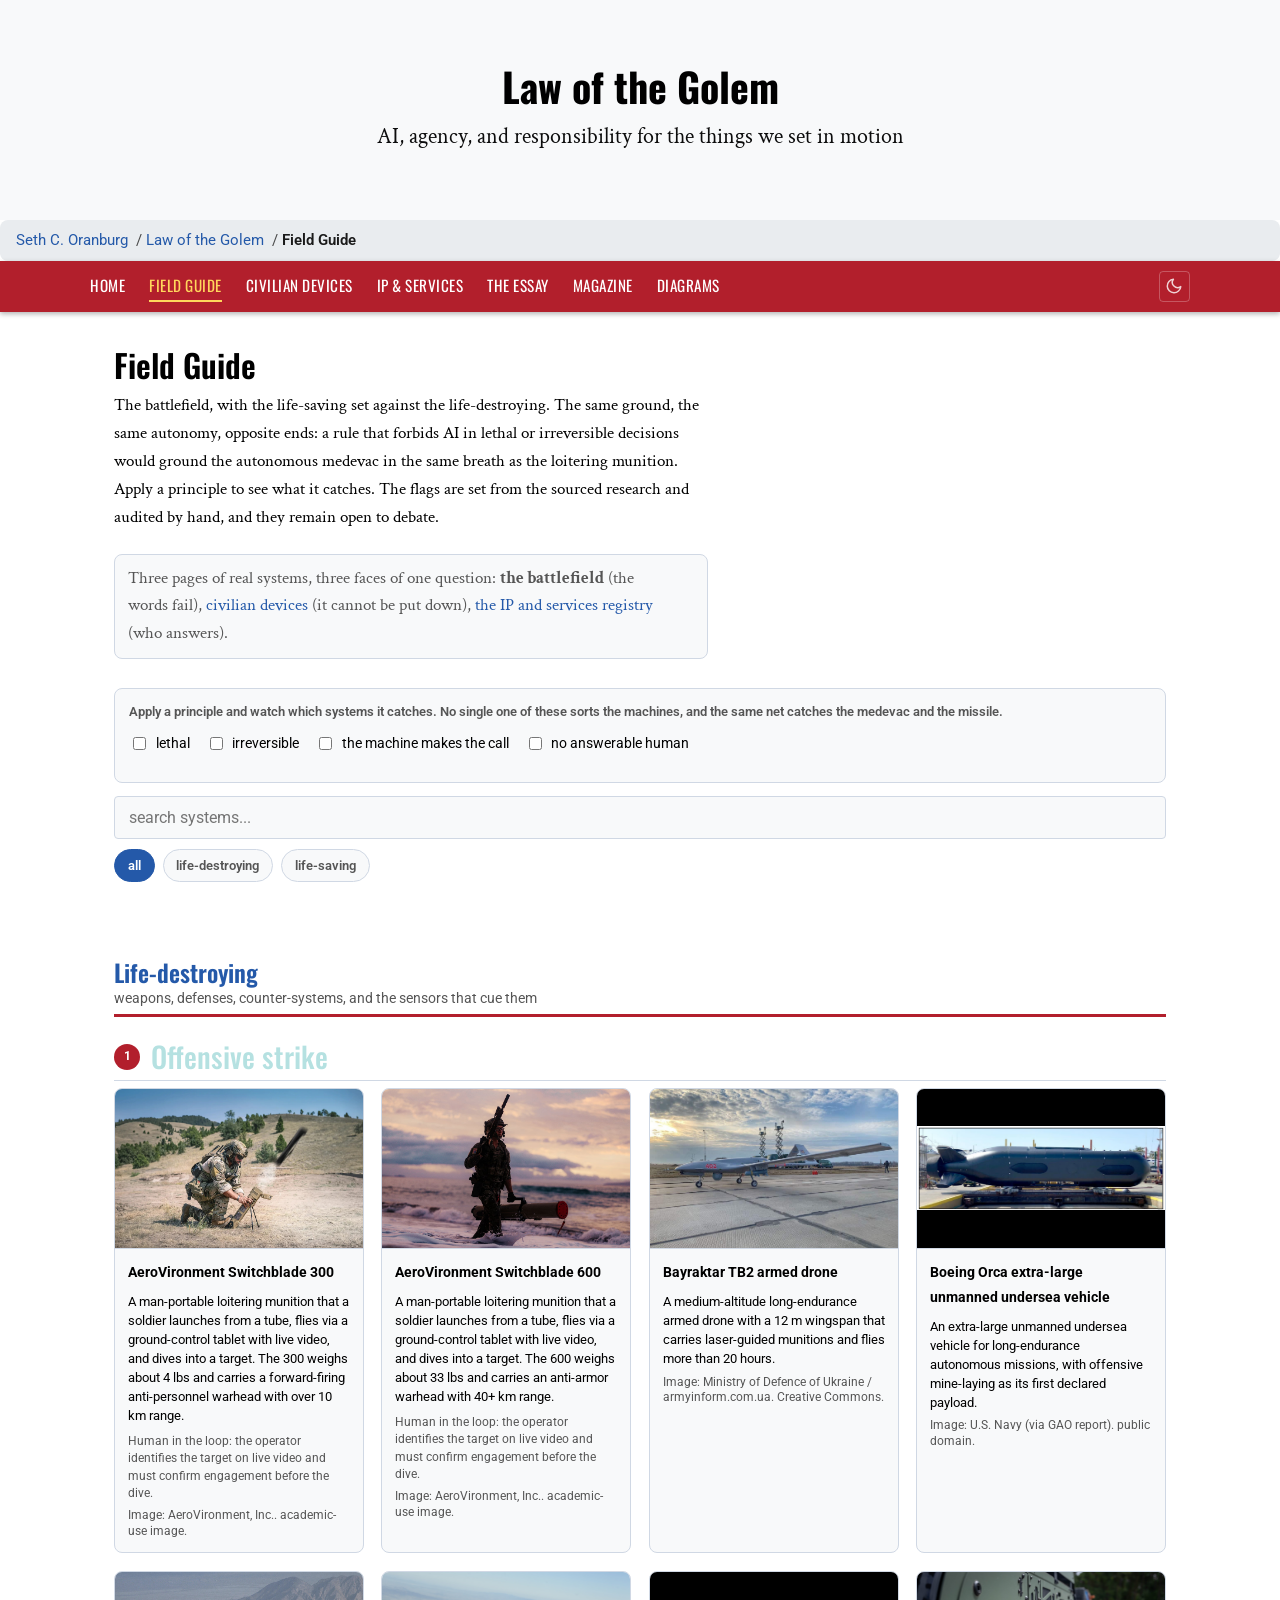
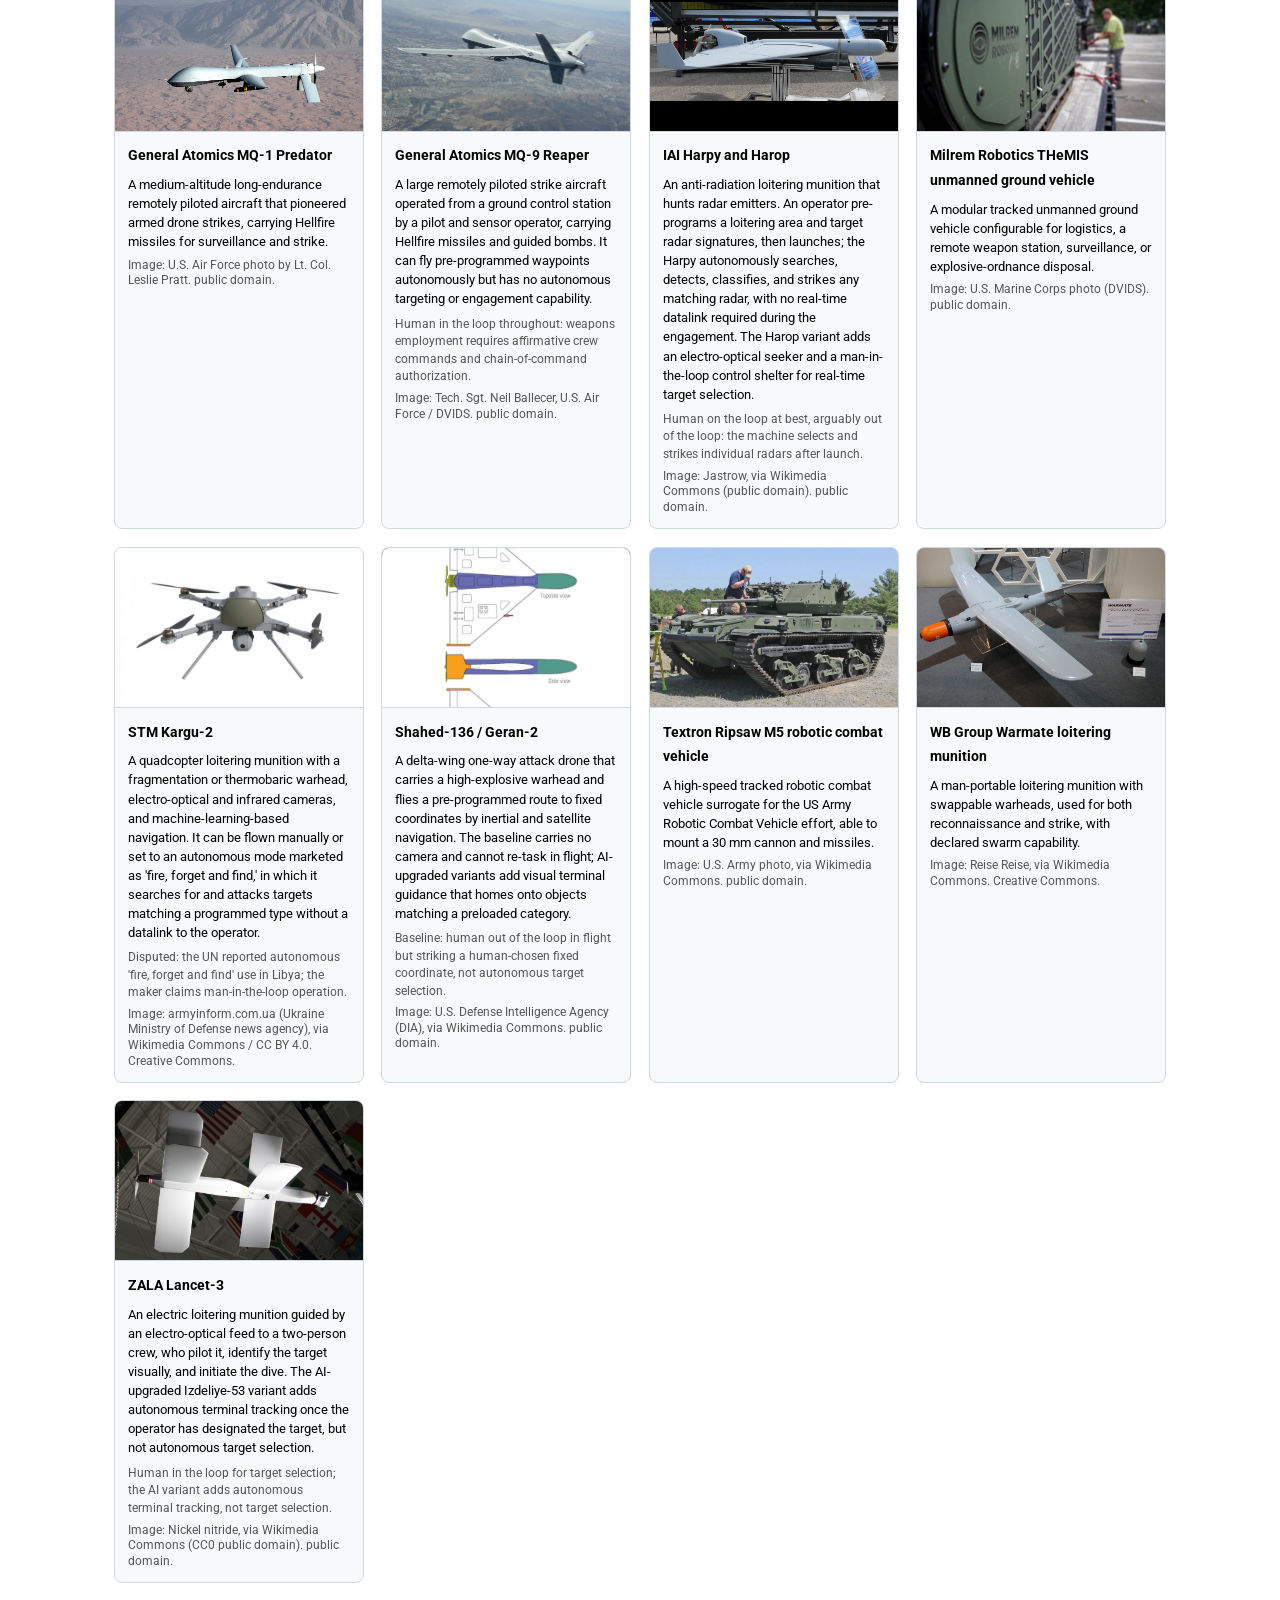
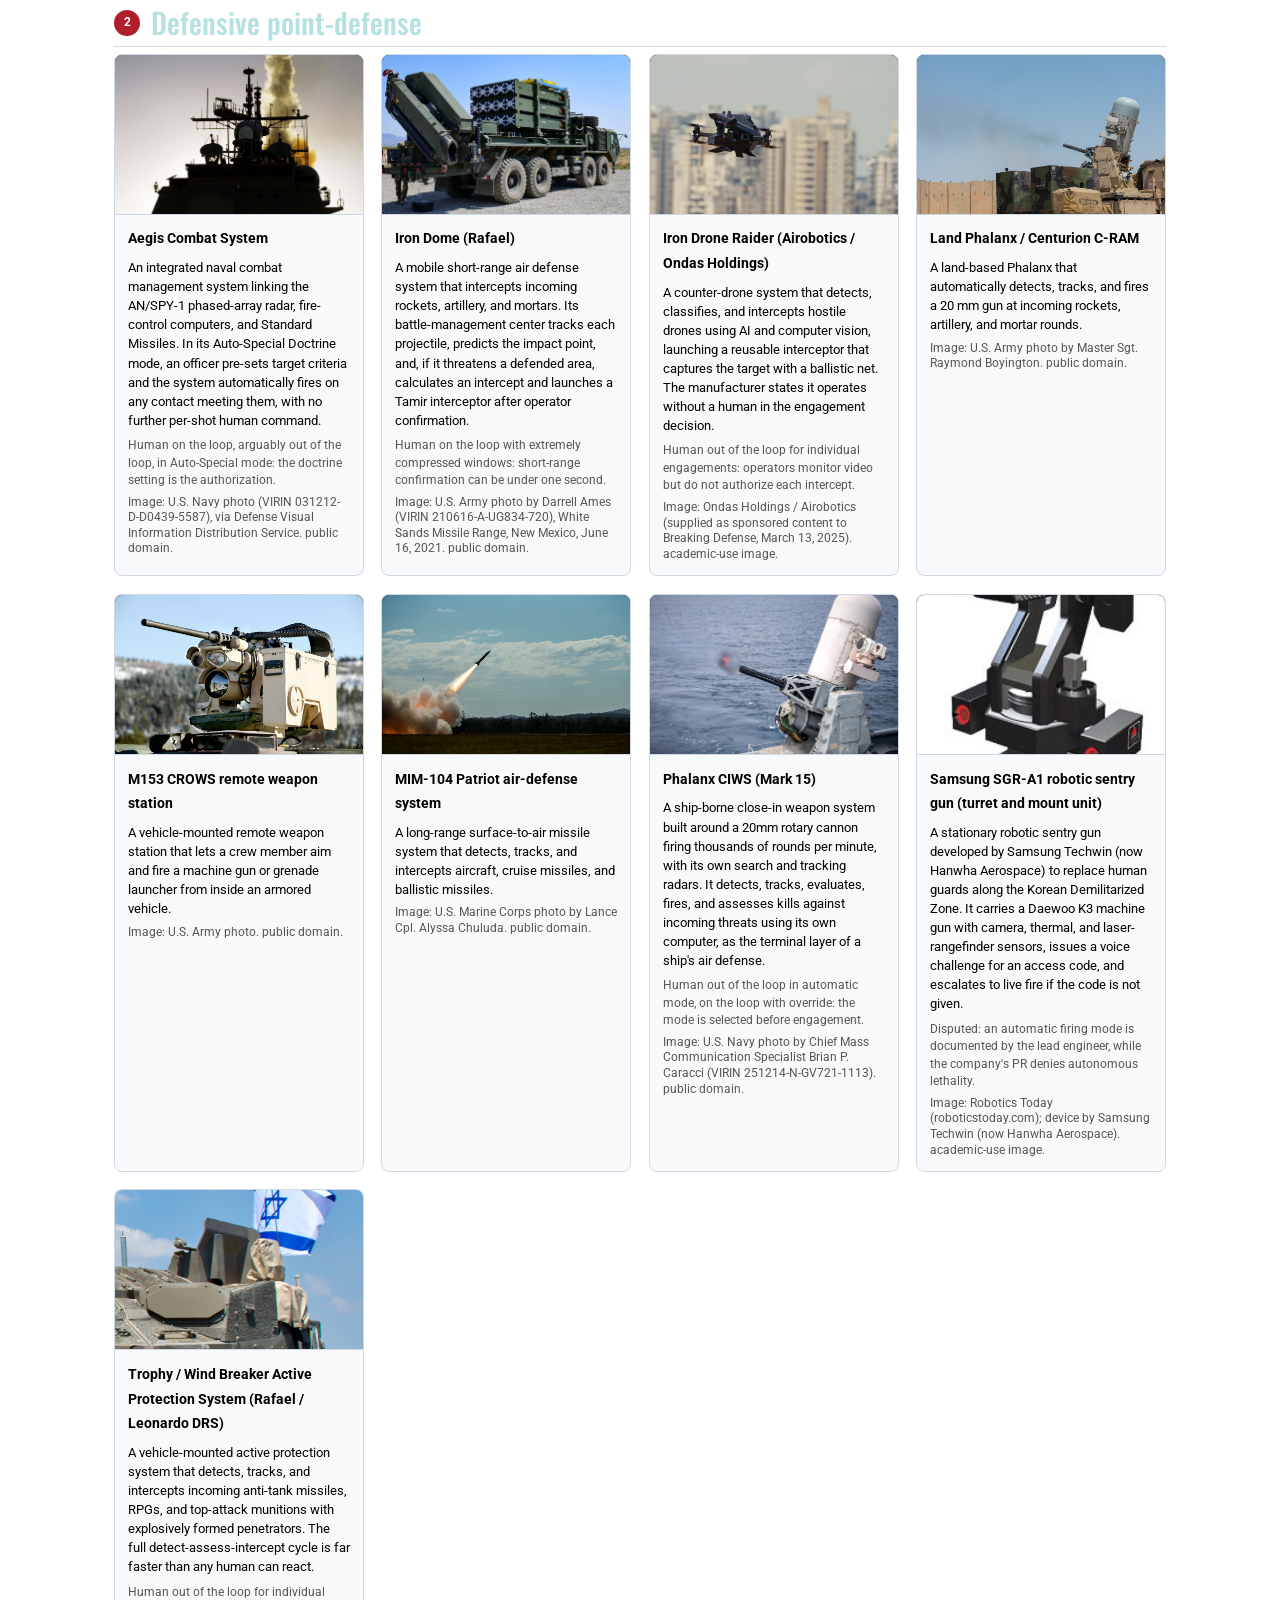
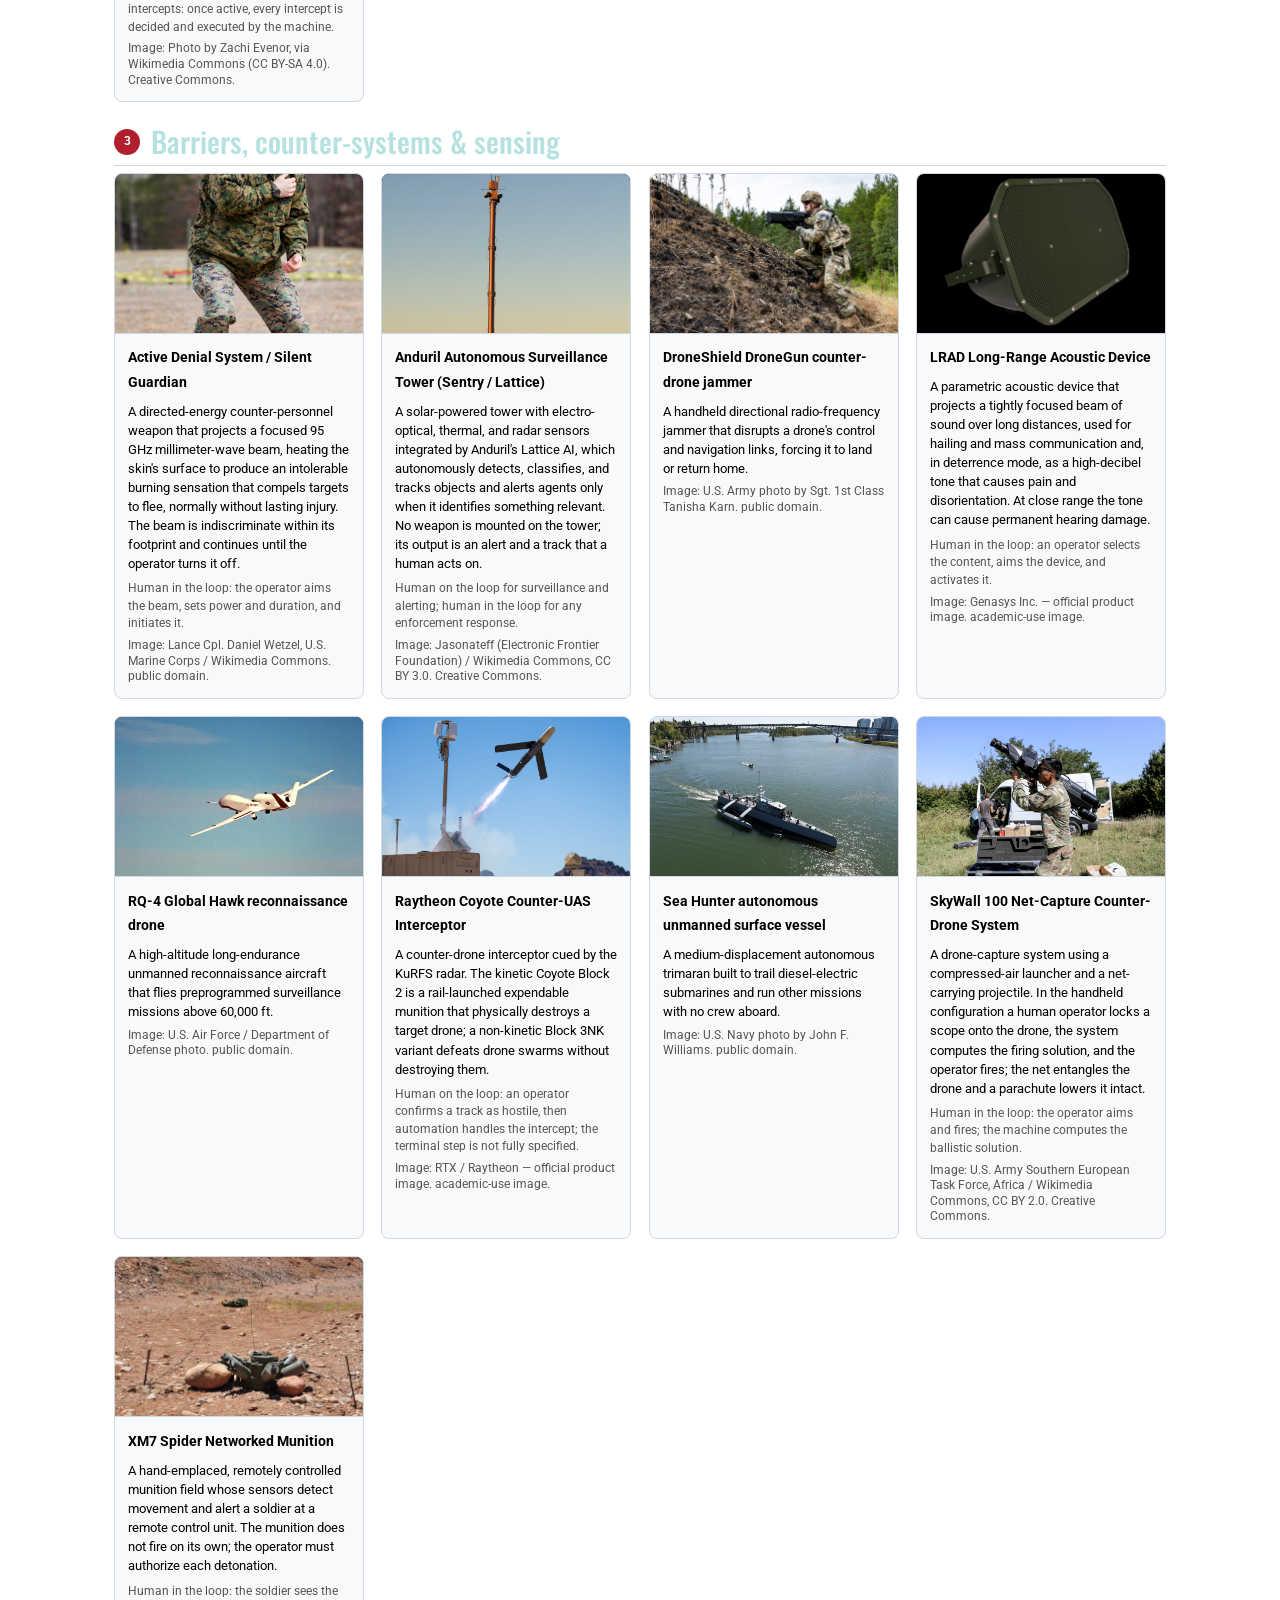
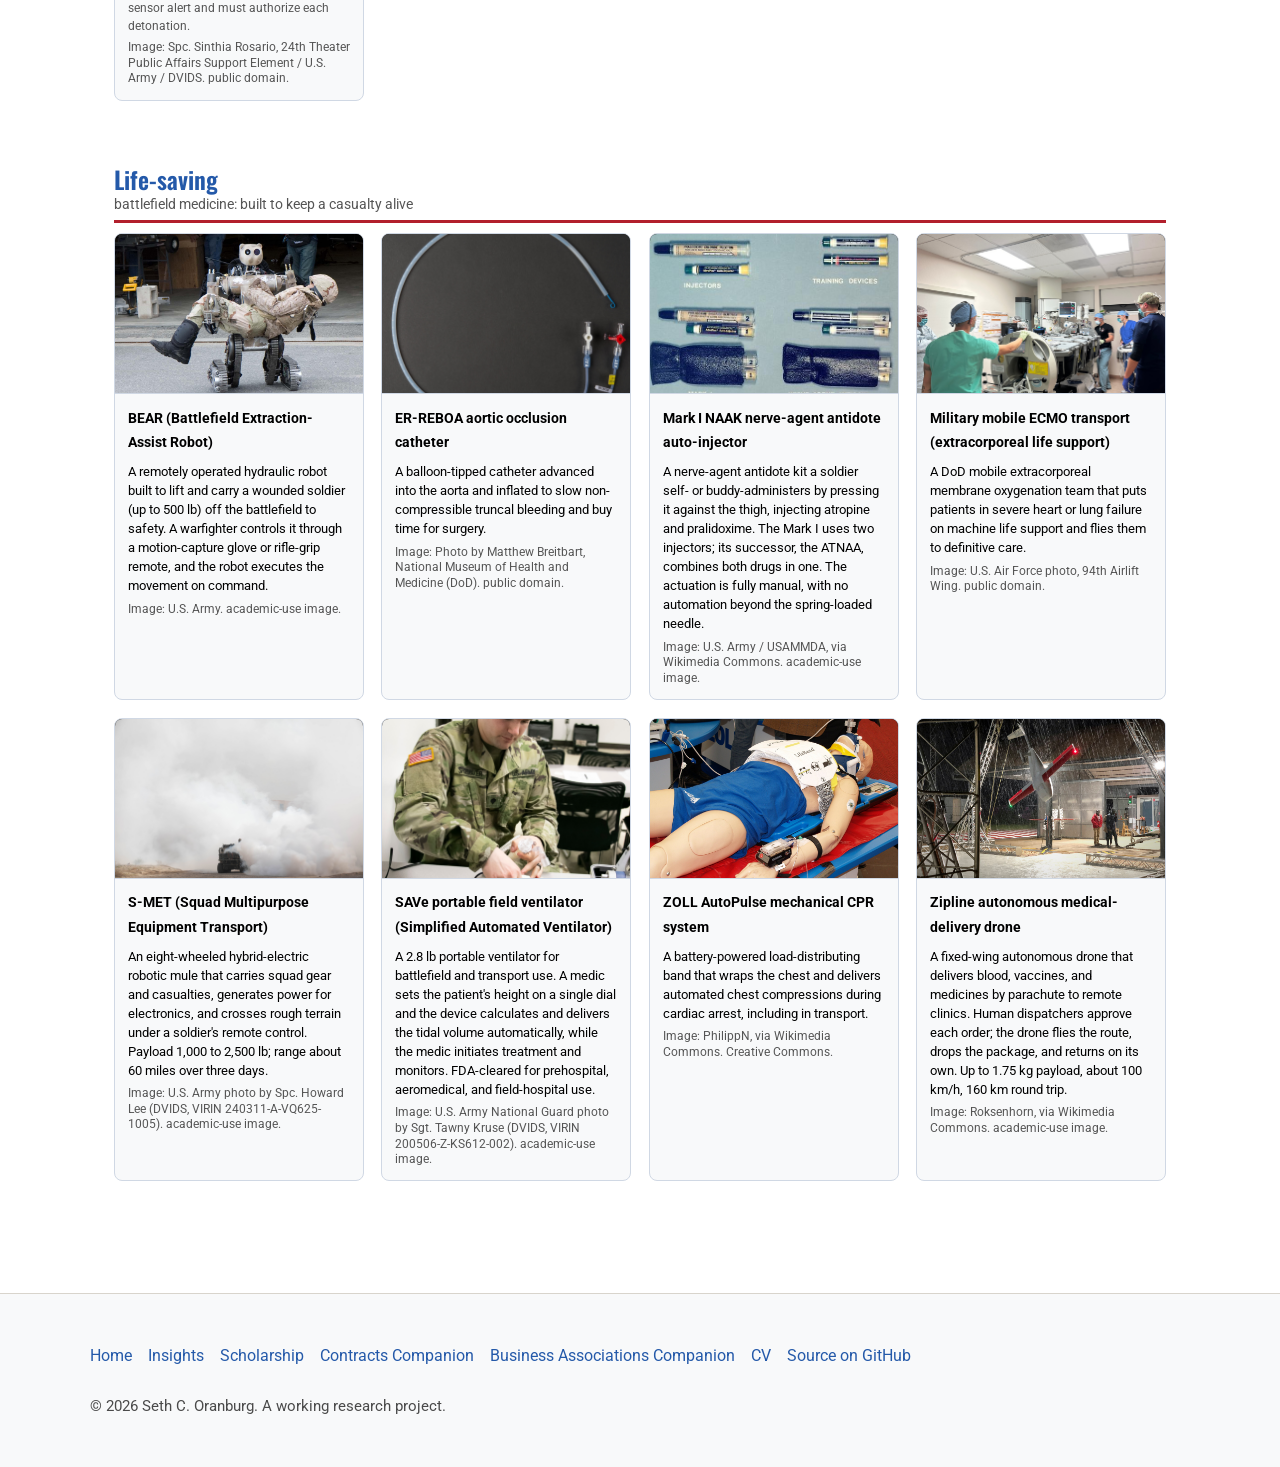
<file: field-guide.html>
<!doctype html><html lang="en" data-theme="dark"><head><meta charset="utf-8"><meta name="viewport" content="width=device-width,initial-scale=1"><meta name="theme-color" content="#f5f3ee" media="(prefers-color-scheme: light)"><meta name="theme-color" content="#0A3255" media="(prefers-color-scheme: dark)"><title>Field Guide | Law of the Golem</title><link rel="preconnect" href="https://fonts.googleapis.com"><link rel="preconnect" href="https://fonts.gstatic.com" crossorigin><link href="https://fonts.googleapis.com/css2?family=Crimson+Text:ital,wght@0,400;0,600;0,700;1,400&family=Oswald:wght@500..700&family=Roboto:ital,wght@0,400;0,500;0,600;0,700;1,400&family=Roboto+Mono:wght@400;500&display=swap" rel="stylesheet"><link rel="stylesheet" href="assets/css/og-tokens.css"><link rel="stylesheet" href="assets/css/lawj-palette.css"><link rel="stylesheet" href="assets/css/site.css"><link rel="stylesheet" href="assets/css/golem.css"><script>(function(){try{var t=localStorage.getItem('theme');if(t==='light'||t==='dark'){document.documentElement.setAttribute('data-theme',t);}else if(window.matchMedia&&window.matchMedia('(prefers-color-scheme: light)').matches){document.documentElement.setAttribute('data-theme','light');}else{document.documentElement.setAttribute('data-theme','dark');}}catch(e){document.documentElement.setAttribute('data-theme','dark');}})();</script></head><body><a href="#main-content" class="skip-link">Skip to content</a><header class="site-header"><div class="header-inner"><a class="site-title" href="index.html">Law of the Golem</a><p class="site-tagline">AI, agency, and responsibility for the things we set in motion</p></div></header><nav aria-label="Breadcrumb" class="og-breadcrumb"><ol><li><a href="https://oranburg.law/">Seth C. Oranburg</a></li><li><a href="index.html">Law of the Golem</a></li><li><span aria-current="page">Field Guide</span></li></ol></nav><nav class="site-nav" aria-label="Project navigation"><button class="nav-toggle" onclick="var n=this.closest('.site-nav');n.classList.toggle('open');this.setAttribute('aria-expanded',n.classList.contains('open'))" aria-label="Toggle menu" aria-expanded="false"><span></span><span></span><span></span></button><ul><li><a href="index.html">Home</a></li><li><a href="field-guide.html" aria-current="page">Field Guide</a></li><li><a href="civilian.html">Civilian Devices</a></li><li><a href="registry.html">IP &amp; Services</a></li><li><a href="essay.html">The Essay</a></li><li><a href="magazine.html">Magazine</a></li><li><a href="diagrams.html">Diagrams</a></li><li><button class="theme-toggle" onclick="toggleTheme()" aria-label="Switch to light mode"><svg class="icon-sun" width="18" height="18" viewBox="0 0 24 24" fill="none" stroke="currentColor" stroke-width="2" stroke-linecap="round" stroke-linejoin="round"><circle cx="12" cy="12" r="5"/><line x1="12" y1="1" x2="12" y2="3"/><line x1="12" y1="21" x2="12" y2="23"/><line x1="4.22" y1="4.22" x2="5.64" y2="5.64"/><line x1="18.36" y1="18.36" x2="19.78" y2="19.78"/><line x1="1" y1="12" x2="3" y2="12"/><line x1="21" y1="12" x2="23" y2="12"/><line x1="4.22" y1="19.78" x2="5.64" y2="18.36"/><line x1="18.36" y1="5.64" x2="19.78" y2="4.22"/></svg><svg class="icon-moon" width="18" height="18" viewBox="0 0 24 24" fill="none" stroke="currentColor" stroke-width="2" stroke-linecap="round" stroke-linejoin="round"><path d="M21 12.79A9 9 0 1 1 11.21 3 7 7 0 0 0 21 12.79z"/></svg></button></li></ul></nav><main class="site-content" id="main-content"><h1>Field Guide</h1><p class="lede">The battlefield, with the life-saving set against the life-destroying. The same ground, the same autonomy, opposite ends: a rule that forbids AI in lethal or irreversible decisions would ground the autonomous medevac in the same breath as the loitering munition. Apply a principle to see what it catches. The flags are set from the sourced research and audited by hand, and they remain open to debate.</p><p class="crosslink">Three pages of real systems, three faces of one question: <b>the battlefield</b> (the words fail), <a href="civilian.html">civilian devices</a> (it cannot be put down), <a href="registry.html">the IP and services registry</a> (who answers).</p><div class="controls"><div class="ptest"><div class="ptest-h">Apply a principle and watch which systems it catches. No single one of these sorts the machines, and the same net catches the medevac and the missile.</div><label><input type="checkbox" id="t-lethal" onchange="crit()"> lethal</label><label><input type="checkbox" id="t-irrev" onchange="crit()"> irreversible</label><label><input type="checkbox" id="t-machine" onchange="crit()"> the machine makes the call</label><label><input type="checkbox" id="t-gap" onchange="crit()"> no answerable human</label><span id="pcount" class="pcount"></span></div><input id="q" type="search" placeholder="search systems..." oninput="flt()"><div class="chips"><button class="chip on" data-c="all" onclick="pick(this)">all</button><button class="chip" data-c="destroy" onclick="pick(this)">life-destroying</button><button class="chip" data-c="save" onclick="pick(this)">life-saving</button></div></div><section class="fg-sec" data-c="destroy"><h2 class="valence">Life-destroying<small>weapons, defenses, counter-systems, and the sensors that cue them</small></h2><h3 class="cluster" data-c="destroy"><span>1</span>Offensive strike</h3><div class="grid" data-c="destroy"><figure class="card" data-s="aerovironment switchblade 300 a man-portable loitering munition that a soldier launches from a tube, flies via a ground-control tablet with live video, and dives into a target. the 300 weighs about 4 lbs and carries a forward-firing anti-personnel warhead with over 10 km range. human in the loop: the operator identifies the target on live video and must confirm engagement before the dive." data-lethal="1" data-irrev="1" data-machine="0" data-gap="0"><img loading="lazy" src="images/aerovironment-switchblade-300-block20.webp" alt="AeroVironment Switchblade 300"><figcaption><b>AeroVironment Switchblade 300</b><span class="desc">A man-portable loitering munition that a soldier launches from a tube, flies via a ground-control tablet with live video, and dives into a target. The 300 weighs about 4 lbs and carries a forward-firing anti-personnel warhead with over 10 km range.</span><span class="posture">Human in the loop: the operator identifies the target on live video and must confirm engagement before the dive.</span><span class="meta">Image: AeroVironment, Inc.. academic-use image.</span></figcaption></figure><figure class="card" data-s="aerovironment switchblade 600 a man-portable loitering munition that a soldier launches from a tube, flies via a ground-control tablet with live video, and dives into a target. the 600 weighs about 33 lbs and carries an anti-armor warhead with 40+ km range. human in the loop: the operator identifies the target on live video and must confirm engagement before the dive." data-lethal="1" data-irrev="1" data-machine="0" data-gap="0"><img loading="lazy" src="images/aerovironment-switchblade-600-gallery.jpg" alt="AeroVironment Switchblade 600"><figcaption><b>AeroVironment Switchblade 600</b><span class="desc">A man-portable loitering munition that a soldier launches from a tube, flies via a ground-control tablet with live video, and dives into a target. The 600 weighs about 33 lbs and carries an anti-armor warhead with 40+ km range.</span><span class="posture">Human in the loop: the operator identifies the target on live video and must confirm engagement before the dive.</span><span class="meta">Image: AeroVironment, Inc.. academic-use image.</span></figcaption></figure><figure class="card" data-s="bayraktar tb2 armed drone a medium-altitude long-endurance armed drone with a 12 m wingspan that carries laser-guided munitions and flies more than 20 hours. " data-lethal="1" data-irrev="1" data-machine="0" data-gap="0"><img loading="lazy" src="images/bayraktar-tb2-ukraine.jpg" alt="Bayraktar TB2 armed drone"><figcaption><b>Bayraktar TB2 armed drone</b><span class="desc">A medium-altitude long-endurance armed drone with a 12 m wingspan that carries laser-guided munitions and flies more than 20 hours.</span><span class="meta">Image: Ministry of Defence of Ukraine / armyinform.com.ua. Creative Commons.</span></figcaption></figure><figure class="card" data-s="boeing orca extra-large unmanned undersea vehicle an extra-large unmanned undersea vehicle for long-endurance autonomous missions, with offensive mine-laying as its first declared payload. " data-lethal="0" data-irrev="0" data-machine="1" data-gap="0"><img loading="lazy" src="images/boeing-orca-xluuv.png" alt="Boeing Orca extra-large unmanned undersea vehicle" style="object-fit:contain"><figcaption><b>Boeing Orca extra-large unmanned undersea vehicle</b><span class="desc">An extra-large unmanned undersea vehicle for long-endurance autonomous missions, with offensive mine-laying as its first declared payload.</span><span class="meta">Image: U.S. Navy (via GAO report). public domain.</span></figcaption></figure><figure class="card" data-s="general atomics mq-1 predator a medium-altitude long-endurance remotely piloted aircraft that pioneered armed drone strikes, carrying hellfire missiles for surveillance and strike. " data-lethal="1" data-irrev="1" data-machine="0" data-gap="0"><img loading="lazy" src="images/mq-1-predator.jpg" alt="General Atomics MQ-1 Predator"><figcaption><b>General Atomics MQ-1 Predator</b><span class="desc">A medium-altitude long-endurance remotely piloted aircraft that pioneered armed drone strikes, carrying Hellfire missiles for surveillance and strike.</span><span class="meta">Image: U.S. Air Force photo by Lt. Col. Leslie Pratt. public domain.</span></figcaption></figure><figure class="card" data-s="general atomics mq-9 reaper a large remotely piloted strike aircraft operated from a ground control station by a pilot and sensor operator, carrying hellfire missiles and guided bombs. it can fly pre-programmed waypoints autonomously but has no autonomous targeting or engagement capability. human in the loop throughout: weapons employment requires affirmative crew commands and chain-of-command authorization." data-lethal="1" data-irrev="1" data-machine="0" data-gap="0"><img loading="lazy" src="images/mq-9-reaper-163rd-attack-wing-usaf.jpg" alt="General Atomics MQ-9 Reaper"><figcaption><b>General Atomics MQ-9 Reaper</b><span class="desc">A large remotely piloted strike aircraft operated from a ground control station by a pilot and sensor operator, carrying Hellfire missiles and guided bombs. It can fly pre-programmed waypoints autonomously but has no autonomous targeting or engagement capability.</span><span class="posture">Human in the loop throughout: weapons employment requires affirmative crew commands and chain-of-command authorization.</span><span class="meta">Image: Tech. Sgt. Neil Ballecer, U.S. Air Force / DVIDS. public domain.</span></figcaption></figure><figure class="card" data-s="iai harpy and harop an anti-radiation loitering munition that hunts radar emitters. an operator pre-programs a loitering area and target radar signatures, then launches; the harpy autonomously searches, detects, classifies, and strikes any matching radar, with no real-time datalink required during the engagement. the harop variant adds an electro-optical seeker and a man-in-the-loop control shelter for real-time target selection. human on the loop at best, arguably out of the loop: the machine selects and strikes individual radars after launch." data-lethal="1" data-irrev="1" data-machine="1" data-gap="1"><img loading="lazy" src="images/iai-harpy-paris-air-show-2007.jpg" alt="IAI Harpy and Harop" style="object-fit:contain"><figcaption><b>IAI Harpy and Harop</b><span class="desc">An anti-radiation loitering munition that hunts radar emitters. An operator pre-programs a loitering area and target radar signatures, then launches; the Harpy autonomously searches, detects, classifies, and strikes any matching radar, with no real-time datalink required during the engagement. The Harop variant adds an electro-optical seeker and a man-in-the-loop control shelter for real-time target selection.</span><span class="posture">Human on the loop at best, arguably out of the loop: the machine selects and strikes individual radars after launch.</span><span class="meta">Image: Jastrow, via Wikimedia Commons (public domain). public domain.</span></figcaption></figure><figure class="card" data-s="milrem robotics themis unmanned ground vehicle a modular tracked unmanned ground vehicle configurable for logistics, a remote weapon station, surveillance, or explosive-ordnance disposal. " data-lethal="0" data-irrev="0" data-machine="0" data-gap="0"><img loading="lazy" src="images/milrem-themis-ugv.jpg" alt="Milrem Robotics THeMIS unmanned ground vehicle"><figcaption><b>Milrem Robotics THeMIS unmanned ground vehicle</b><span class="desc">A modular tracked unmanned ground vehicle configurable for logistics, a remote weapon station, surveillance, or explosive-ordnance disposal.</span><span class="meta">Image: U.S. Marine Corps photo (DVIDS). public domain.</span></figcaption></figure><figure class="card" data-s="stm kargu-2 a quadcopter loitering munition with a fragmentation or thermobaric warhead, electro-optical and infrared cameras, and machine-learning-based navigation. it can be flown manually or set to an autonomous mode marketed as &#x27;fire, forget and find,&#x27; in which it searches for and attacks targets matching a programmed type without a datalink to the operator. disputed: the un reported autonomous &#x27;fire, forget and find&#x27; use in libya; the maker claims man-in-the-loop operation." data-lethal="1" data-irrev="1" data-machine="1" data-gap="1"><img loading="lazy" src="images/stm-kargu-2-ukraine-mod.png" alt="STM Kargu-2"><figcaption><b>STM Kargu-2</b><span class="desc">A quadcopter loitering munition with a fragmentation or thermobaric warhead, electro-optical and infrared cameras, and machine-learning-based navigation. It can be flown manually or set to an autonomous mode marketed as &#x27;fire, forget and find,&#x27; in which it searches for and attacks targets matching a programmed type without a datalink to the operator.</span><span class="posture">Disputed: the UN reported autonomous &#x27;fire, forget and find&#x27; use in Libya; the maker claims man-in-the-loop operation.</span><span class="meta">Image: armyinform.com.ua (Ukraine Ministry of Defense news agency), via Wikimedia Commons / CC BY 4.0. Creative Commons.</span></figcaption></figure><figure class="card" data-s="shahed-136 / geran-2 a delta-wing one-way attack drone that carries a high-explosive warhead and flies a pre-programmed route to fixed coordinates by inertial and satellite navigation. the baseline carries no camera and cannot re-task in flight; ai-upgraded variants add visual terminal guidance that homes onto objects matching a preloaded category. baseline: human out of the loop in flight but striking a human-chosen fixed coordinate, not autonomous target selection." data-lethal="1" data-irrev="1" data-machine="0" data-gap="0"><img loading="lazy" src="images/shahed-136-geran-2-dia-drawing.jpg" alt="Shahed-136 / Geran-2" style="object-position:center 22%"><figcaption><b>Shahed-136 / Geran-2</b><span class="desc">A delta-wing one-way attack drone that carries a high-explosive warhead and flies a pre-programmed route to fixed coordinates by inertial and satellite navigation. The baseline carries no camera and cannot re-task in flight; AI-upgraded variants add visual terminal guidance that homes onto objects matching a preloaded category.</span><span class="posture">Baseline: human out of the loop in flight but striking a human-chosen fixed coordinate, not autonomous target selection.</span><span class="meta">Image: U.S. Defense Intelligence Agency (DIA), via Wikimedia Commons. public domain.</span></figcaption></figure><figure class="card" data-s="textron ripsaw m5 robotic combat vehicle a high-speed tracked robotic combat vehicle surrogate for the us army robotic combat vehicle effort, able to mount a 30 mm cannon and missiles. " data-lethal="0" data-irrev="0" data-machine="0" data-gap="0"><img loading="lazy" src="images/textron-ripsaw-m5-rcv.webp" alt="Textron Ripsaw M5 robotic combat vehicle"><figcaption><b>Textron Ripsaw M5 robotic combat vehicle</b><span class="desc">A high-speed tracked robotic combat vehicle surrogate for the US Army Robotic Combat Vehicle effort, able to mount a 30 mm cannon and missiles.</span><span class="meta">Image: U.S. Army photo, via Wikimedia Commons. public domain.</span></figcaption></figure><figure class="card" data-s="wb group warmate loitering munition a man-portable loitering munition with swappable warheads, used for both reconnaissance and strike, with declared swarm capability. " data-lethal="1" data-irrev="1" data-machine="0" data-gap="0"><img loading="lazy" src="images/wb-warmate-loitering-munition.jpg" alt="WB Group Warmate loitering munition"><figcaption><b>WB Group Warmate loitering munition</b><span class="desc">A man-portable loitering munition with swappable warheads, used for both reconnaissance and strike, with declared swarm capability.</span><span class="meta">Image: Reise Reise, via Wikimedia Commons. Creative Commons.</span></figcaption></figure><figure class="card" data-s="zala lancet-3 an electric loitering munition guided by an electro-optical feed to a two-person crew, who pilot it, identify the target visually, and initiate the dive. the ai-upgraded izdeliye-53 variant adds autonomous terminal tracking once the operator has designated the target, but not autonomous target selection. human in the loop for target selection; the ai variant adds autonomous terminal tracking, not target selection." data-lethal="1" data-irrev="1" data-machine="0" data-gap="0"><img loading="lazy" src="images/zala-lancet-army-2020.jpg" alt="ZALA Lancet-3"><figcaption><b>ZALA Lancet-3</b><span class="desc">An electric loitering munition guided by an electro-optical feed to a two-person crew, who pilot it, identify the target visually, and initiate the dive. The AI-upgraded Izdeliye-53 variant adds autonomous terminal tracking once the operator has designated the target, but not autonomous target selection.</span><span class="posture">Human in the loop for target selection; the AI variant adds autonomous terminal tracking, not target selection.</span><span class="meta">Image: Nickel nitride, via Wikimedia Commons (CC0 public domain). public domain.</span></figcaption></figure></div><h3 class="cluster" data-c="destroy"><span>2</span>Defensive point-defense</h3><div class="grid" data-c="destroy"><figure class="card" data-s="aegis combat system an integrated naval combat management system linking the an/spy-1 phased-array radar, fire-control computers, and standard missiles. in its auto-special doctrine mode, an officer pre-sets target criteria and the system automatically fires on any contact meeting them, with no further per-shot human command. human on the loop, arguably out of the loop, in auto-special mode: the doctrine setting is the authorization." data-lethal="1" data-irrev="1" data-machine="1" data-gap="1"><img loading="lazy" src="images/aegis-sm3-launch-uss-lake-erie-2003.jpg" alt="Aegis Combat System" style="object-position:center 62%"><figcaption><b>Aegis Combat System</b><span class="desc">An integrated naval combat management system linking the AN/SPY-1 phased-array radar, fire-control computers, and Standard Missiles. In its Auto-Special Doctrine mode, an officer pre-sets target criteria and the system automatically fires on any contact meeting them, with no further per-shot human command.</span><span class="posture">Human on the loop, arguably out of the loop, in Auto-Special mode: the doctrine setting is the authorization.</span><span class="meta">Image: U.S. Navy photo (VIRIN 031212-D-D0439-5587), via Defense Visual Information Distribution Service. public domain.</span></figcaption></figure><figure class="card" data-s="iron dome (rafael) a mobile short-range air defense system that intercepts incoming rockets, artillery, and mortars. its battle-management center tracks each projectile, predicts the impact point, and, if it threatens a defended area, calculates an intercept and launches a tamir interceptor after operator confirmation. human on the loop with extremely compressed windows: short-range confirmation can be under one second." data-lethal="0" data-irrev="1" data-machine="1" data-gap="0"><img loading="lazy" src="images/iron-dome-army-white-sands-test-2021.jpg" alt="Iron Dome (Rafael)"><figcaption><b>Iron Dome (Rafael)</b><span class="desc">A mobile short-range air defense system that intercepts incoming rockets, artillery, and mortars. Its battle-management center tracks each projectile, predicts the impact point, and, if it threatens a defended area, calculates an intercept and launches a Tamir interceptor after operator confirmation.</span><span class="posture">Human on the loop with extremely compressed windows: short-range confirmation can be under one second.</span><span class="meta">Image: U.S. Army photo by Darrell Ames (VIRIN 210616-A-UG834-720), White Sands Missile Range, New Mexico, June 16, 2021. public domain.</span></figcaption></figure><figure class="card" data-s="iron drone raider (airobotics / ondas holdings) a counter-drone system that detects, classifies, and intercepts hostile drones using ai and computer vision, launching a reusable interceptor that captures the target with a ballistic net. the manufacturer states it operates without a human in the engagement decision. human out of the loop for individual engagements: operators monitor video but do not authorize each intercept." data-lethal="0" data-irrev="1" data-machine="1" data-gap="1"><img loading="lazy" src="images/iron-drone-raider-system-ready-to-deploy.png" alt="Iron Drone Raider (Airobotics / Ondas Holdings)"><figcaption><b>Iron Drone Raider (Airobotics / Ondas Holdings)</b><span class="desc">A counter-drone system that detects, classifies, and intercepts hostile drones using AI and computer vision, launching a reusable interceptor that captures the target with a ballistic net. The manufacturer states it operates without a human in the engagement decision.</span><span class="posture">Human out of the loop for individual engagements: operators monitor video but do not authorize each intercept.</span><span class="meta">Image: Ondas Holdings / Airobotics (supplied as sponsored content to Breaking Defense, March 13, 2025). academic-use image.</span></figcaption></figure><figure class="card" data-s="land phalanx / centurion c-ram a land-based phalanx that automatically detects, tracks, and fires a 20 mm gun at incoming rockets, artillery, and mortar rounds. " data-lethal="1" data-irrev="1" data-machine="1" data-gap="1"><img loading="lazy" src="images/land-phalanx-centurion-cram.jpg" alt="Land Phalanx / Centurion C-RAM"><figcaption><b>Land Phalanx / Centurion C-RAM</b><span class="desc">A land-based Phalanx that automatically detects, tracks, and fires a 20 mm gun at incoming rockets, artillery, and mortar rounds.</span><span class="meta">Image: U.S. Army photo by Master Sgt. Raymond Boyington. public domain.</span></figcaption></figure><figure class="card" data-s="m153 crows remote weapon station a vehicle-mounted remote weapon station that lets a crew member aim and fire a machine gun or grenade launcher from inside an armored vehicle. " data-lethal="1" data-irrev="1" data-machine="0" data-gap="0"><img loading="lazy" src="images/m153-crows-remote-weapon-station.jpg" alt="M153 CROWS remote weapon station"><figcaption><b>M153 CROWS remote weapon station</b><span class="desc">A vehicle-mounted remote weapon station that lets a crew member aim and fire a machine gun or grenade launcher from inside an armored vehicle.</span><span class="meta">Image: U.S. Army photo. public domain.</span></figcaption></figure><figure class="card" data-s="mim-104 patriot air-defense system a long-range surface-to-air missile system that detects, tracks, and intercepts aircraft, cruise missiles, and ballistic missiles. " data-lethal="1" data-irrev="1" data-machine="1" data-gap="1"><img loading="lazy" src="images/mim-104-patriot-talisman-sabre.jpg" alt="MIM-104 Patriot air-defense system"><figcaption><b>MIM-104 Patriot air-defense system</b><span class="desc">A long-range surface-to-air missile system that detects, tracks, and intercepts aircraft, cruise missiles, and ballistic missiles.</span><span class="meta">Image: U.S. Marine Corps photo by Lance Cpl. Alyssa Chuluda. public domain.</span></figcaption></figure><figure class="card" data-s="phalanx ciws (mark 15) a ship-borne close-in weapon system built around a 20mm rotary cannon firing thousands of rounds per minute, with its own search and tracking radars. it detects, tracks, evaluates, fires, and assesses kills against incoming threats using its own computer, as the terminal layer of a ship&#x27;s air defense. human out of the loop in automatic mode, on the loop with override: the mode is selected before engagement." data-lethal="1" data-irrev="1" data-machine="1" data-gap="1"><img loading="lazy" src="images/phalanx-ciws-uss-essex-live-fire-2025.jpg" alt="Phalanx CIWS (Mark 15)"><figcaption><b>Phalanx CIWS (Mark 15)</b><span class="desc">A ship-borne close-in weapon system built around a 20mm rotary cannon firing thousands of rounds per minute, with its own search and tracking radars. It detects, tracks, evaluates, fires, and assesses kills against incoming threats using its own computer, as the terminal layer of a ship&#x27;s air defense.</span><span class="posture">Human out of the loop in automatic mode, on the loop with override: the mode is selected before engagement.</span><span class="meta">Image: U.S. Navy photo by Chief Mass Communication Specialist Brian P. Caracci (VIRIN 251214-N-GV721-1113). public domain.</span></figcaption></figure><figure class="card" data-s="samsung sgr-a1 robotic sentry gun (turret and mount unit) a stationary robotic sentry gun developed by samsung techwin (now hanwha aerospace) to replace human guards along the korean demilitarized zone. it carries a daewoo k3 machine gun with camera, thermal, and laser-rangefinder sensors, issues a voice challenge for an access code, and escalates to live fire if the code is not given. disputed: an automatic firing mode is documented by the lead engineer, while the company&#x27;s pr denies autonomous lethality." data-lethal="1" data-irrev="1" data-machine="1" data-gap="1"><img loading="lazy" src="images/samsung-sgr-a1-sentry-turret.jpg" alt="Samsung SGR-A1 robotic sentry gun (turret and mount unit)"><figcaption><b>Samsung SGR-A1 robotic sentry gun (turret and mount unit)</b><span class="desc">A stationary robotic sentry gun developed by Samsung Techwin (now Hanwha Aerospace) to replace human guards along the Korean Demilitarized Zone. It carries a Daewoo K3 machine gun with camera, thermal, and laser-rangefinder sensors, issues a voice challenge for an access code, and escalates to live fire if the code is not given.</span><span class="posture">Disputed: an automatic firing mode is documented by the lead engineer, while the company&#x27;s PR denies autonomous lethality.</span><span class="meta">Image: Robotics Today (roboticstoday.com); device by Samsung Techwin (now Hanwha Aerospace). academic-use image.</span></figcaption></figure><figure class="card" data-s="trophy / wind breaker active protection system (rafael / leonardo drs) a vehicle-mounted active protection system that detects, tracks, and intercepts incoming anti-tank missiles, rpgs, and top-attack munitions with explosively formed penetrators. the full detect-assess-intercept cycle is far faster than any human can react. human out of the loop for individual intercepts: once active, every intercept is decided and executed by the machine." data-lethal="0" data-irrev="1" data-machine="1" data-gap="0"><img loading="lazy" src="images/trophy-aps-merkava-mk4m-latrun-2016.jpg" alt="Trophy / Wind Breaker Active Protection System (Rafael / Leonardo DRS)"><figcaption><b>Trophy / Wind Breaker Active Protection System (Rafael / Leonardo DRS)</b><span class="desc">A vehicle-mounted active protection system that detects, tracks, and intercepts incoming anti-tank missiles, RPGs, and top-attack munitions with explosively formed penetrators. The full detect-assess-intercept cycle is far faster than any human can react.</span><span class="posture">Human out of the loop for individual intercepts: once active, every intercept is decided and executed by the machine.</span><span class="meta">Image: Photo by Zachi Evenor, via Wikimedia Commons (CC BY-SA 4.0). Creative Commons.</span></figcaption></figure></div><h3 class="cluster" data-c="destroy"><span>3</span>Barriers, counter-systems &amp; sensing</h3><div class="grid" data-c="destroy"><figure class="card" data-s="active denial system / silent guardian a directed-energy counter-personnel weapon that projects a focused 95 ghz millimeter-wave beam, heating the skin&#x27;s surface to produce an intolerable burning sensation that compels targets to flee, normally without lasting injury. the beam is indiscriminate within its footprint and continues until the operator turns it off. human in the loop: the operator aims the beam, sets power and duration, and initiates it." data-lethal="0" data-irrev="0" data-machine="0" data-gap="0"><img loading="lazy" src="images/active-denial-system-demo-quantico-2012.jpg" alt="Active Denial System / Silent Guardian"><figcaption><b>Active Denial System / Silent Guardian</b><span class="desc">A directed-energy counter-personnel weapon that projects a focused 95 GHz millimeter-wave beam, heating the skin&#x27;s surface to produce an intolerable burning sensation that compels targets to flee, normally without lasting injury. The beam is indiscriminate within its footprint and continues until the operator turns it off.</span><span class="posture">Human in the loop: the operator aims the beam, sets power and duration, and initiates it.</span><span class="meta">Image: Lance Cpl. Daniel Wetzel, U.S. Marine Corps / Wikimedia Commons. public domain.</span></figcaption></figure><figure class="card" data-s="anduril autonomous surveillance tower (sentry / lattice) a solar-powered tower with electro-optical, thermal, and radar sensors integrated by anduril&#x27;s lattice ai, which autonomously detects, classifies, and tracks objects and alerts agents only when it identifies something relevant. no weapon is mounted on the tower; its output is an alert and a track that a human acts on. human on the loop for surveillance and alerting; human in the loop for any enforcement response." data-lethal="0" data-irrev="0" data-machine="1" data-gap="0"><img loading="lazy" src="images/anduril-sentry-tower-luna-county-nm.jpg" alt="Anduril Autonomous Surveillance Tower (Sentry / Lattice)" style="object-position:center 16%"><figcaption><b>Anduril Autonomous Surveillance Tower (Sentry / Lattice)</b><span class="desc">A solar-powered tower with electro-optical, thermal, and radar sensors integrated by Anduril&#x27;s Lattice AI, which autonomously detects, classifies, and tracks objects and alerts agents only when it identifies something relevant. No weapon is mounted on the tower; its output is an alert and a track that a human acts on.</span><span class="posture">Human on the loop for surveillance and alerting; human in the loop for any enforcement response.</span><span class="meta">Image: Jasonateff (Electronic Frontier Foundation) / Wikimedia Commons, CC BY 3.0. Creative Commons.</span></figcaption></figure><figure class="card" data-s="droneshield dronegun counter-drone jammer a handheld directional radio-frequency jammer that disrupts a drone&#x27;s control and navigation links, forcing it to land or return home. " data-lethal="0" data-irrev="0" data-machine="0" data-gap="0"><img loading="lazy" src="images/droneshield-dronegun-counter-uas.jpg" alt="DroneShield DroneGun counter-drone jammer"><figcaption><b>DroneShield DroneGun counter-drone jammer</b><span class="desc">A handheld directional radio-frequency jammer that disrupts a drone&#x27;s control and navigation links, forcing it to land or return home.</span><span class="meta">Image: U.S. Army photo by Sgt. 1st Class Tanisha Karn. public domain.</span></figcaption></figure><figure class="card" data-s="lrad long-range acoustic device a parametric acoustic device that projects a tightly focused beam of sound over long distances, used for hailing and mass communication and, in deterrence mode, as a high-decibel tone that causes pain and disorientation. at close range the tone can cause permanent hearing damage. human in the loop: an operator selects the content, aims the device, and activates it." data-lethal="0" data-irrev="0" data-machine="0" data-gap="0"><img loading="lazy" src="images/lrad-450xl-rt-genasys.png" alt="LRAD Long-Range Acoustic Device"><figcaption><b>LRAD Long-Range Acoustic Device</b><span class="desc">A parametric acoustic device that projects a tightly focused beam of sound over long distances, used for hailing and mass communication and, in deterrence mode, as a high-decibel tone that causes pain and disorientation. At close range the tone can cause permanent hearing damage.</span><span class="posture">Human in the loop: an operator selects the content, aims the device, and activates it.</span><span class="meta">Image: Genasys Inc. — official product image. academic-use image.</span></figcaption></figure><figure class="card" data-s="rq-4 global hawk reconnaissance drone a high-altitude long-endurance unmanned reconnaissance aircraft that flies preprogrammed surveillance missions above 60,000 ft. " data-lethal="0" data-irrev="0" data-machine="1" data-gap="0"><img loading="lazy" src="images/rq-4-global-hawk.jpg" alt="RQ-4 Global Hawk reconnaissance drone" style="object-position:center 30%"><figcaption><b>RQ-4 Global Hawk reconnaissance drone</b><span class="desc">A high-altitude long-endurance unmanned reconnaissance aircraft that flies preprogrammed surveillance missions above 60,000 ft.</span><span class="meta">Image: U.S. Air Force / Department of Defense photo. public domain.</span></figcaption></figure><figure class="card" data-s="raytheon coyote counter-uas interceptor a counter-drone interceptor cued by the kurfs radar. the kinetic coyote block 2 is a rail-launched expendable munition that physically destroys a target drone; a non-kinetic block 3nk variant defeats drone swarms without destroying them. human on the loop: an operator confirms a track as hostile, then automation handles the intercept; the terminal step is not fully specified." data-lethal="0" data-irrev="1" data-machine="1" data-gap="0"><img loading="lazy" src="images/raytheon-coyote-cuas-launch.jpg" alt="Raytheon Coyote Counter-UAS Interceptor"><figcaption><b>Raytheon Coyote Counter-UAS Interceptor</b><span class="desc">A counter-drone interceptor cued by the KuRFS radar. The kinetic Coyote Block 2 is a rail-launched expendable munition that physically destroys a target drone; a non-kinetic Block 3NK variant defeats drone swarms without destroying them.</span><span class="posture">Human on the loop: an operator confirms a track as hostile, then automation handles the intercept; the terminal step is not fully specified.</span><span class="meta">Image: RTX / Raytheon — official product image. academic-use image.</span></figcaption></figure><figure class="card" data-s="sea hunter autonomous unmanned surface vessel a medium-displacement autonomous trimaran built to trail diesel-electric submarines and run other missions with no crew aboard. " data-lethal="0" data-irrev="0" data-machine="1" data-gap="0"><img loading="lazy" src="images/sea-hunter-actuv-usv.jpg" alt="Sea Hunter autonomous unmanned surface vessel"><figcaption><b>Sea Hunter autonomous unmanned surface vessel</b><span class="desc">A medium-displacement autonomous trimaran built to trail diesel-electric submarines and run other missions with no crew aboard.</span><span class="meta">Image: U.S. Navy photo by John F. Williams. public domain.</span></figcaption></figure><figure class="card" data-s="skywall 100 net-capture counter-drone system a drone-capture system using a compressed-air launcher and a net-carrying projectile. in the handheld configuration a human operator locks a scope onto the drone, the system computes the firing solution, and the operator fires; the net entangles the drone and a parachute lowers it intact. human in the loop: the operator aims and fires; the machine computes the ballistic solution." data-lethal="0" data-irrev="0" data-machine="0" data-gap="0"><img loading="lazy" src="images/skywall-100-counter-drone-demonstration.jpg" alt="SkyWall 100 Net-Capture Counter-Drone System"><figcaption><b>SkyWall 100 Net-Capture Counter-Drone System</b><span class="desc">A drone-capture system using a compressed-air launcher and a net-carrying projectile. In the handheld configuration a human operator locks a scope onto the drone, the system computes the firing solution, and the operator fires; the net entangles the drone and a parachute lowers it intact.</span><span class="posture">Human in the loop: the operator aims and fires; the machine computes the ballistic solution.</span><span class="meta">Image: U.S. Army Southern European Task Force, Africa / Wikimedia Commons, CC BY 2.0. Creative Commons.</span></figcaption></figure><figure class="card" data-s="xm7 spider networked munition a hand-emplaced, remotely controlled munition field whose sensors detect movement and alert a soldier at a remote control unit. the munition does not fire on its own; the operator must authorize each detonation. human in the loop: the soldier sees the sensor alert and must authorize each detonation." data-lethal="1" data-irrev="1" data-machine="0" data-gap="0"><img loading="lazy" src="images/xm7-spider-networked-munition.jpg" alt="XM7 Spider Networked Munition"><figcaption><b>XM7 Spider Networked Munition</b><span class="desc">A hand-emplaced, remotely controlled munition field whose sensors detect movement and alert a soldier at a remote control unit. The munition does not fire on its own; the operator must authorize each detonation.</span><span class="posture">Human in the loop: the soldier sees the sensor alert and must authorize each detonation.</span><span class="meta">Image: Spc. Sinthia Rosario, 24th Theater Public Affairs Support Element / U.S. Army / DVIDS. public domain.</span></figcaption></figure></div></section><section class="fg-sec" data-c="save"><h2 class="valence">Life-saving<small>battlefield medicine: built to keep a casualty alive</small></h2><div class="grid" data-c="save"><figure class="card" data-s="bear (battlefield extraction-assist robot) a remotely operated hydraulic robot built to lift and carry a wounded soldier (up to 500 lb) off the battlefield to safety. a warfighter controls it through a motion-capture glove or rifle-grip remote, and the robot executes the movement on command. " data-lethal="0" data-irrev="0" data-machine="0" data-gap="0"><img loading="lazy" src="images/bear-battlefield-extraction-assist-robot-army.jpg" alt="BEAR (Battlefield Extraction-Assist Robot)"><figcaption><b>BEAR (Battlefield Extraction-Assist Robot)</b><span class="desc">A remotely operated hydraulic robot built to lift and carry a wounded soldier (up to 500 lb) off the battlefield to safety. A warfighter controls it through a motion-capture glove or rifle-grip remote, and the robot executes the movement on command.</span><span class="meta">Image: U.S. Army. academic-use image.</span></figcaption></figure><figure class="card" data-s="er-reboa aortic occlusion catheter a balloon-tipped catheter advanced into the aorta and inflated to slow non-compressible truncal bleeding and buy time for surgery. " data-lethal="0" data-irrev="0" data-machine="0" data-gap="0"><img loading="lazy" src="images/er-reboa-catheter-dod-museum.jpg" alt="ER-REBOA aortic occlusion catheter"><figcaption><b>ER-REBOA aortic occlusion catheter</b><span class="desc">A balloon-tipped catheter advanced into the aorta and inflated to slow non-compressible truncal bleeding and buy time for surgery.</span><span class="meta">Image: Photo by Matthew Breitbart, National Museum of Health and Medicine (DoD). public domain.</span></figcaption></figure><figure class="card" data-s="mark i naak nerve-agent antidote auto-injector a nerve-agent antidote kit a soldier self- or buddy-administers by pressing it against the thigh, injecting atropine and pralidoxime. the mark i uses two injectors; its successor, the atnaa, combines both drugs in one. the actuation is fully manual, with no automation beyond the spring-loaded needle. " data-lethal="0" data-irrev="0" data-machine="0" data-gap="0"><img loading="lazy" src="images/mark-i-naak-nerve-agent-antidote-autoinjector.jpg" alt="Mark I NAAK nerve-agent antidote auto-injector"><figcaption><b>Mark I NAAK nerve-agent antidote auto-injector</b><span class="desc">A nerve-agent antidote kit a soldier self- or buddy-administers by pressing it against the thigh, injecting atropine and pralidoxime. The Mark I uses two injectors; its successor, the ATNAA, combines both drugs in one. The actuation is fully manual, with no automation beyond the spring-loaded needle.</span><span class="meta">Image: U.S. Army / USAMMDA, via Wikimedia Commons. academic-use image.</span></figcaption></figure><figure class="card" data-s="military mobile ecmo transport (extracorporeal life support) a dod mobile extracorporeal membrane oxygenation team that puts patients in severe heart or lung failure on machine life support and flies them to definitive care. " data-lethal="0" data-irrev="0" data-machine="0" data-gap="0"><img loading="lazy" src="images/military-ecmo-transport-c17.jpg" alt="Military mobile ECMO transport (extracorporeal life support)"><figcaption><b>Military mobile ECMO transport (extracorporeal life support)</b><span class="desc">A DoD mobile extracorporeal membrane oxygenation team that puts patients in severe heart or lung failure on machine life support and flies them to definitive care.</span><span class="meta">Image: U.S. Air Force photo, 94th Airlift Wing. public domain.</span></figcaption></figure><figure class="card" data-s="s-met (squad multipurpose equipment transport) an eight-wheeled hybrid-electric robotic mule that carries squad gear and casualties, generates power for electronics, and crosses rough terrain under a soldier&#x27;s remote control. payload 1,000 to 2,500 lb; range about 60 miles over three days. " data-lethal="0" data-irrev="0" data-machine="0" data-gap="0"><img loading="lazy" src="images/s-met-squad-multipurpose-equipment-transport-army.jpg" alt="S-MET (Squad Multipurpose Equipment Transport)"><figcaption><b>S-MET (Squad Multipurpose Equipment Transport)</b><span class="desc">An eight-wheeled hybrid-electric robotic mule that carries squad gear and casualties, generates power for electronics, and crosses rough terrain under a soldier&#x27;s remote control. Payload 1,000 to 2,500 lb; range about 60 miles over three days.</span><span class="meta">Image: U.S. Army photo by Spc. Howard Lee (DVIDS, VIRIN 240311-A-VQ625-1005). academic-use image.</span></figcaption></figure><figure class="card" data-s="save portable field ventilator (simplified automated ventilator) a 2.8 lb portable ventilator for battlefield and transport use. a medic sets the patient&#x27;s height on a single dial and the device calculates and delivers the tidal volume automatically, while the medic initiates treatment and monitors. fda-cleared for prehospital, aeromedical, and field-hospital use. " data-lethal="0" data-irrev="0" data-machine="1" data-gap="0"><img loading="lazy" src="images/save-portable-field-ventilator-national-guard.jpg" alt="SAVe portable field ventilator (Simplified Automated Ventilator)"><figcaption><b>SAVe portable field ventilator (Simplified Automated Ventilator)</b><span class="desc">A 2.8 lb portable ventilator for battlefield and transport use. A medic sets the patient&#x27;s height on a single dial and the device calculates and delivers the tidal volume automatically, while the medic initiates treatment and monitors. FDA-cleared for prehospital, aeromedical, and field-hospital use.</span><span class="meta">Image: U.S. Army National Guard photo by Sgt. Tawny Kruse (DVIDS, VIRIN 200506-Z-KS612-002). academic-use image.</span></figcaption></figure><figure class="card" data-s="zoll autopulse mechanical cpr system a battery-powered load-distributing band that wraps the chest and delivers automated chest compressions during cardiac arrest, including in transport. " data-lethal="0" data-irrev="0" data-machine="1" data-gap="0"><img loading="lazy" src="images/zoll-autopulse-mechanical-cpr.jpg" alt="ZOLL AutoPulse mechanical CPR system"><figcaption><b>ZOLL AutoPulse mechanical CPR system</b><span class="desc">A battery-powered load-distributing band that wraps the chest and delivers automated chest compressions during cardiac arrest, including in transport.</span><span class="meta">Image: PhilippN, via Wikimedia Commons. Creative Commons.</span></figcaption></figure><figure class="card" data-s="zipline autonomous medical-delivery drone a fixed-wing autonomous drone that delivers blood, vaccines, and medicines by parachute to remote clinics. human dispatchers approve each order; the drone flies the route, drops the package, and returns on its own. up to 1.75 kg payload, about 100 km/h, 160 km round trip. " data-lethal="0" data-irrev="0" data-machine="1" data-gap="0"><img loading="lazy" src="images/zipline-medical-delivery-drone-rwanda.jpg" alt="Zipline autonomous medical-delivery drone"><figcaption><b>Zipline autonomous medical-delivery drone</b><span class="desc">A fixed-wing autonomous drone that delivers blood, vaccines, and medicines by parachute to remote clinics. Human dispatchers approve each order; the drone flies the route, drops the package, and returns on its own. Up to 1.75 kg payload, about 100 km/h, 160 km round trip.</span><span class="meta">Image: Roksenhorn, via Wikimedia Commons. academic-use image.</span></figcaption></figure></div></section><script>
function t(id){return document.getElementById('t-'+id).checked;}
function crit(){var L=t('lethal'),I=t('irrev'),M=t('machine'),G=t('gap');var any=L||I||M||G;
var cards=document.querySelectorAll('.card'),n=0;
cards.forEach(function(c){var m=(!L||c.dataset.lethal==='1')&&(!I||c.dataset.irrev==='1')&&(!M||c.dataset.machine==='1')&&(!G||c.dataset.gap==='1');
if(any&&m){c.classList.add('match');n++;}else{c.classList.remove('match');}});
var pc=document.getElementById('pcount');if(pc)pc.textContent=any?(n+' of '+cards.length+' systems match every checked principle'):'';}
function flt(){var q=document.getElementById('q').value.toLowerCase();
document.querySelectorAll('.card').forEach(function(c){c.style.display=(c.dataset.s.indexOf(q)>-1)?'':'none';});}
function pick(btn){document.querySelectorAll('.chip').forEach(function(c){c.classList.remove('on')});btn.classList.add('on');
var c=btn.dataset.c;document.querySelectorAll('.fg-sec').forEach(function(g){g.style.display=(c==='all'||g.dataset.c===c)?'':'none';});}
</script></main><footer role="contentinfo" class="og-footer"><div class="og-footer-inner"><nav aria-label="Footer"><ul><li><a href="https://oranburg.law/">Home</a></li><li><a href="https://oranburg.law/insights/">Insights</a></li><li><a href="https://oranburg.law/scholarship/">Scholarship</a></li><li><a href="https://oranburg.law/K/" target="_blank" rel="noopener">Contracts Companion</a></li><li><a href="https://oranburg.law/BA/" target="_blank" rel="noopener">Business Associations Companion</a></li><li><a href="https://oranburg.law/cv/">CV</a></li><li><a href="https://github.com/Oranburg/golem" target="_blank" rel="noopener">Source on GitHub</a></li></ul></nav><p class="og-footer-copyright">&copy; 2026 Seth C. Oranburg. A working research project.</p></div></footer><script src="assets/js/site.js"></script></body></html>
</file>
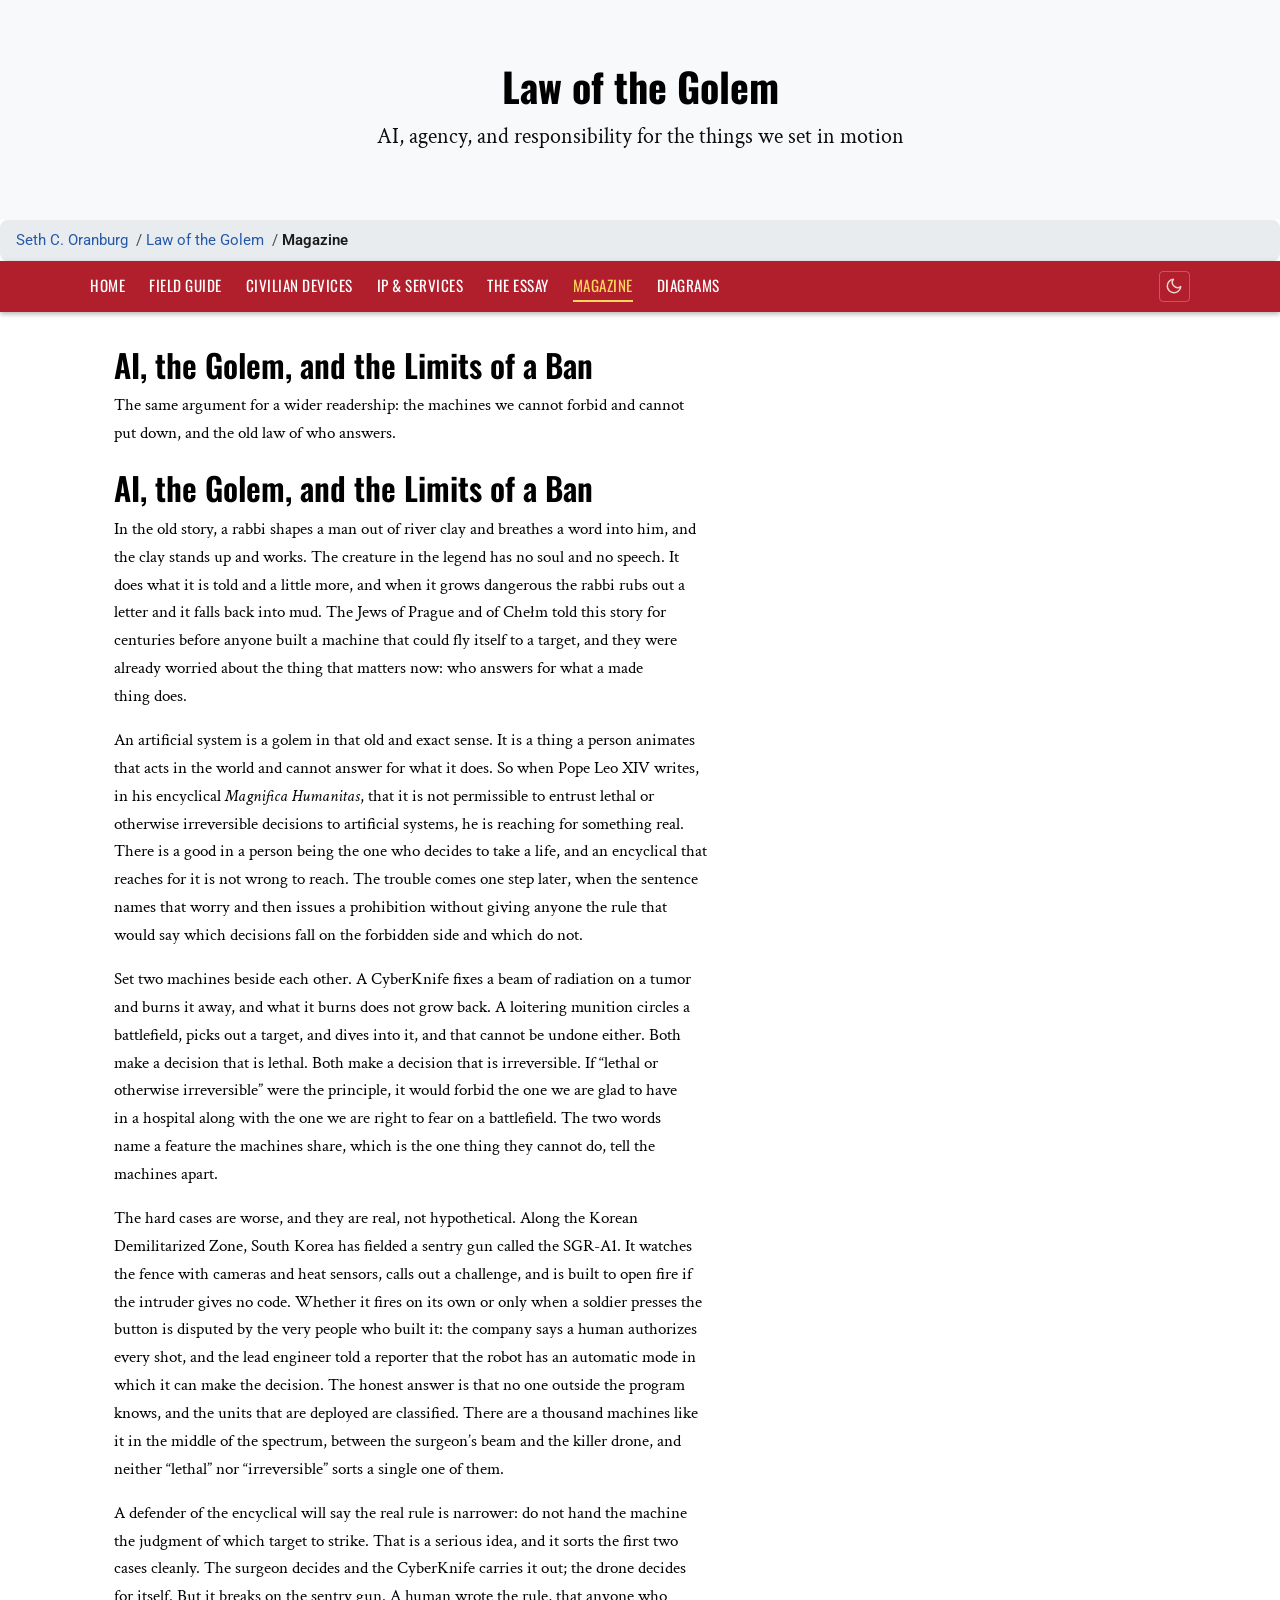
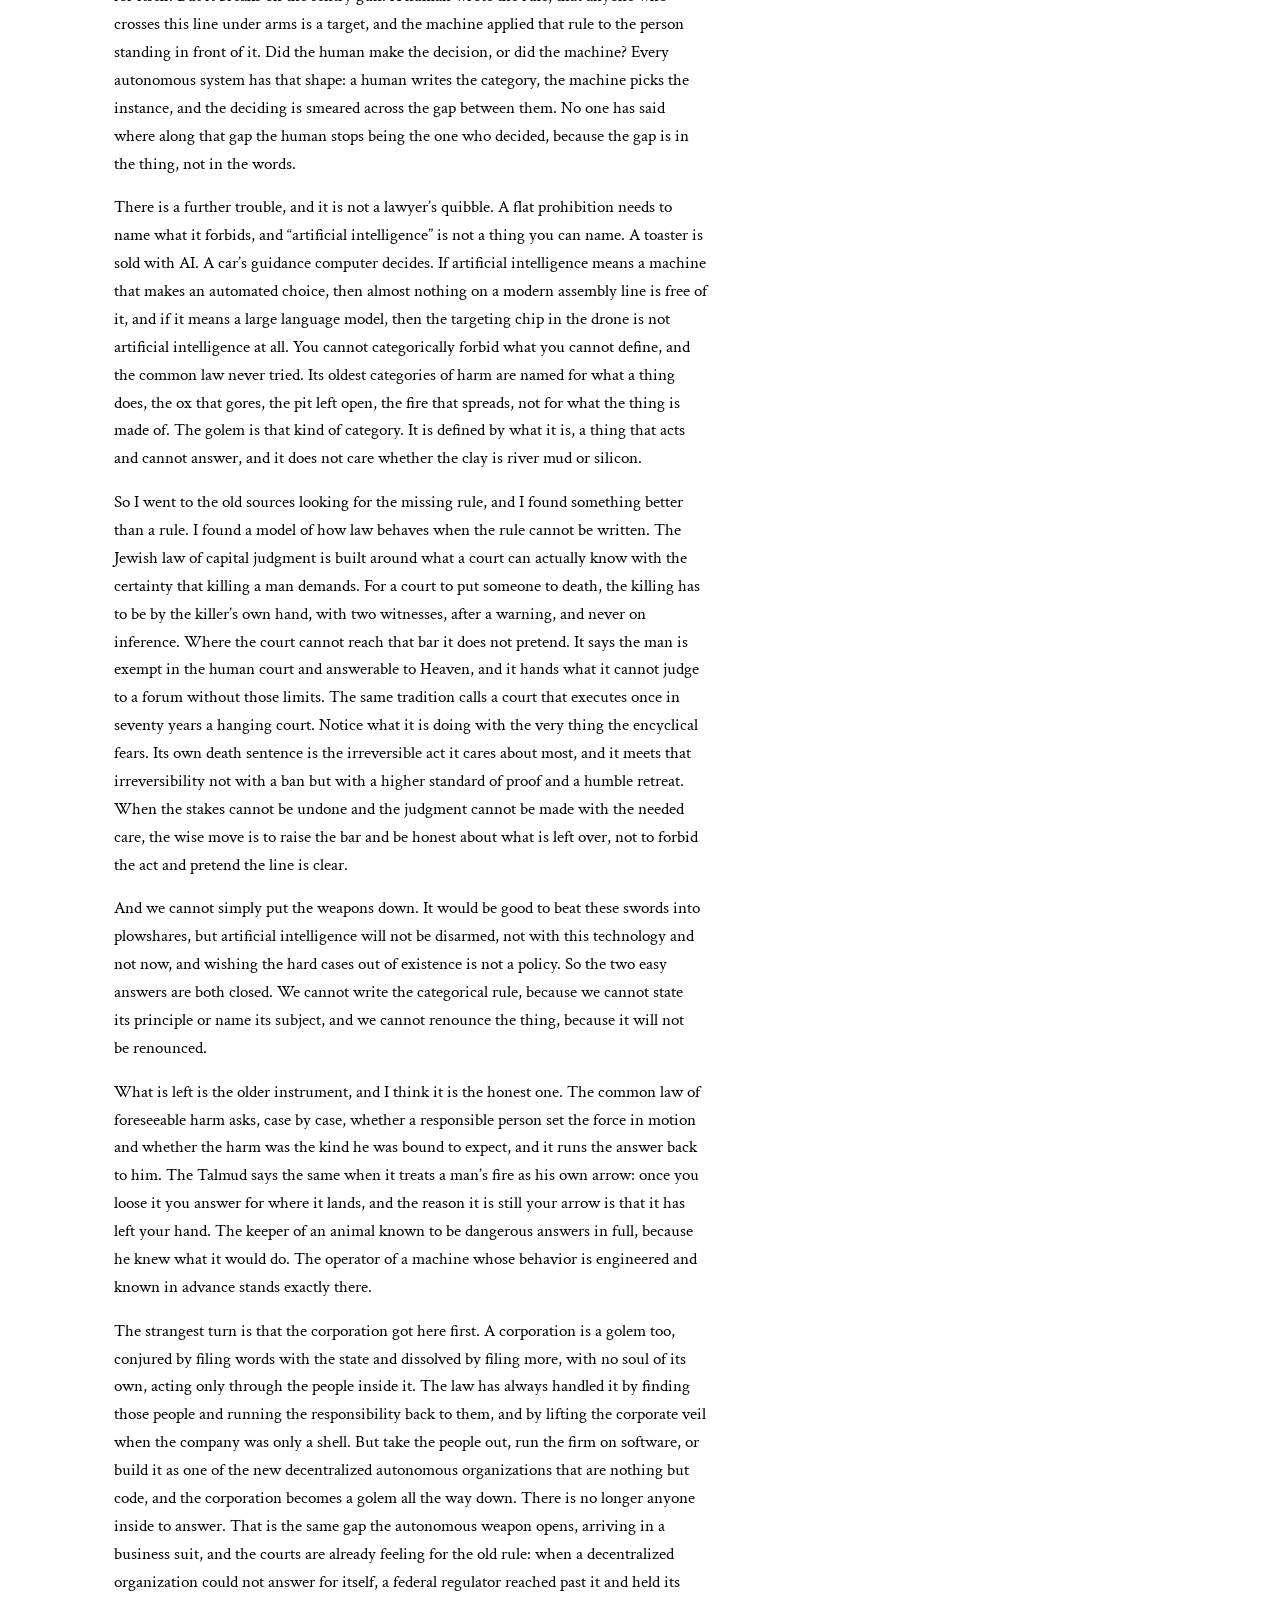
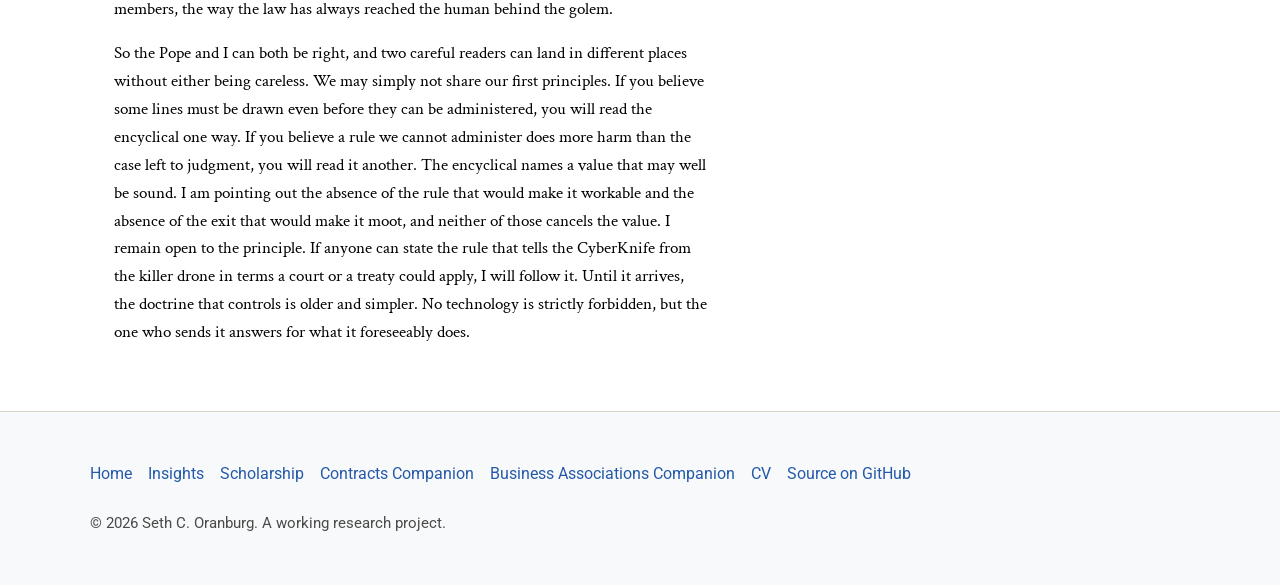
<file: magazine.html>
<!doctype html><html lang="en" data-theme="dark"><head><meta charset="utf-8"><meta name="viewport" content="width=device-width,initial-scale=1"><meta name="theme-color" content="#f5f3ee" media="(prefers-color-scheme: light)"><meta name="theme-color" content="#0A3255" media="(prefers-color-scheme: dark)"><title>AI, the Golem, and the Limits of a Ban | Law of the Golem</title><link rel="preconnect" href="https://fonts.googleapis.com"><link rel="preconnect" href="https://fonts.gstatic.com" crossorigin><link href="https://fonts.googleapis.com/css2?family=Crimson+Text:ital,wght@0,400;0,600;0,700;1,400&family=Oswald:wght@500..700&family=Roboto:ital,wght@0,400;0,500;0,600;0,700;1,400&family=Roboto+Mono:wght@400;500&display=swap" rel="stylesheet"><link rel="stylesheet" href="assets/css/og-tokens.css"><link rel="stylesheet" href="assets/css/lawj-palette.css"><link rel="stylesheet" href="assets/css/site.css"><link rel="stylesheet" href="assets/css/golem.css"><script>(function(){try{var t=localStorage.getItem('theme');if(t==='light'||t==='dark'){document.documentElement.setAttribute('data-theme',t);}else if(window.matchMedia&&window.matchMedia('(prefers-color-scheme: light)').matches){document.documentElement.setAttribute('data-theme','light');}else{document.documentElement.setAttribute('data-theme','dark');}}catch(e){document.documentElement.setAttribute('data-theme','dark');}})();</script></head><body><a href="#main-content" class="skip-link">Skip to content</a><header class="site-header"><div class="header-inner"><a class="site-title" href="index.html">Law of the Golem</a><p class="site-tagline">AI, agency, and responsibility for the things we set in motion</p></div></header><nav aria-label="Breadcrumb" class="og-breadcrumb"><ol><li><a href="https://oranburg.law/">Seth C. Oranburg</a></li><li><a href="index.html">Law of the Golem</a></li><li><span aria-current="page">Magazine</span></li></ol></nav><nav class="site-nav" aria-label="Project navigation"><button class="nav-toggle" onclick="var n=this.closest('.site-nav');n.classList.toggle('open');this.setAttribute('aria-expanded',n.classList.contains('open'))" aria-label="Toggle menu" aria-expanded="false"><span></span><span></span><span></span></button><ul><li><a href="index.html">Home</a></li><li><a href="field-guide.html">Field Guide</a></li><li><a href="civilian.html">Civilian Devices</a></li><li><a href="registry.html">IP &amp; Services</a></li><li><a href="essay.html">The Essay</a></li><li><a href="magazine.html" aria-current="page">Magazine</a></li><li><a href="diagrams.html">Diagrams</a></li><li><button class="theme-toggle" onclick="toggleTheme()" aria-label="Switch to light mode"><svg class="icon-sun" width="18" height="18" viewBox="0 0 24 24" fill="none" stroke="currentColor" stroke-width="2" stroke-linecap="round" stroke-linejoin="round"><circle cx="12" cy="12" r="5"/><line x1="12" y1="1" x2="12" y2="3"/><line x1="12" y1="21" x2="12" y2="23"/><line x1="4.22" y1="4.22" x2="5.64" y2="5.64"/><line x1="18.36" y1="18.36" x2="19.78" y2="19.78"/><line x1="1" y1="12" x2="3" y2="12"/><line x1="21" y1="12" x2="23" y2="12"/><line x1="4.22" y1="19.78" x2="5.64" y2="18.36"/><line x1="18.36" y1="5.64" x2="19.78" y2="4.22"/></svg><svg class="icon-moon" width="18" height="18" viewBox="0 0 24 24" fill="none" stroke="currentColor" stroke-width="2" stroke-linecap="round" stroke-linejoin="round"><path d="M21 12.79A9 9 0 1 1 11.21 3 7 7 0 0 0 21 12.79z"/></svg></button></li></ul></nav><main class="site-content" id="main-content"><h1>AI, the Golem, and the Limits of a Ban</h1><p class="lede">The same argument for a wider readership: the machines we cannot forbid and cannot put down, and the old law of who answers.</p><h1 id="ai-the-golem-and-the-limits-of-a-ban">AI, the Golem, and the
Limits of a Ban</h1>
<p>In the old story, a rabbi shapes a man out of river clay and breathes
a word into him, and the clay stands up and works. The creature in the
legend has no soul and no speech. It does what it is told and a little
more, and when it grows dangerous the rabbi rubs out a letter and it
falls back into mud. The Jews of Prague and of Chełm told this story for
centuries before anyone built a machine that could fly itself to a
target, and they were already worried about the thing that matters now:
who answers for what a made thing does.</p>
<p>An artificial system is a golem in that old and exact sense. It is a
thing a person animates that acts in the world and cannot answer for
what it does. So when Pope Leo XIV writes, in his encyclical
<em>Magnifica Humanitas</em>, that it is not permissible to entrust
lethal or otherwise irreversible decisions to artificial systems, he is
reaching for something real. There is a good in a person being the one
who decides to take a life, and an encyclical that reaches for it is not
wrong to reach. The trouble comes one step later, when the sentence
names that worry and then issues a prohibition without giving anyone the
rule that would say which decisions fall on the forbidden side and which
do not.</p>
<p>Set two machines beside each other. A CyberKnife fixes a beam of
radiation on a tumor and burns it away, and what it burns does not grow
back. A loitering munition circles a battlefield, picks out a target,
and dives into it, and that cannot be undone either. Both make a
decision that is lethal. Both make a decision that is irreversible. If
“lethal or otherwise irreversible” were the principle, it would forbid
the one we are glad to have in a hospital along with the one we are
right to fear on a battlefield. The two words name a feature the
machines share, which is the one thing they cannot do, tell the machines
apart.</p>
<p>The hard cases are worse, and they are real, not hypothetical. Along
the Korean Demilitarized Zone, South Korea has fielded a sentry gun
called the SGR-A1. It watches the fence with cameras and heat sensors,
calls out a challenge, and is built to open fire if the intruder gives
no code. Whether it fires on its own or only when a soldier presses the
button is disputed by the very people who built it: the company says a
human authorizes every shot, and the lead engineer told a reporter that
the robot has an automatic mode in which it can make the decision. The
honest answer is that no one outside the program knows, and the units
that are deployed are classified. There are a thousand machines like it
in the middle of the spectrum, between the surgeon’s beam and the killer
drone, and neither “lethal” nor “irreversible” sorts a single one of
them.</p>
<p>A defender of the encyclical will say the real rule is narrower: do
not hand the machine the judgment of which target to strike. That is a
serious idea, and it sorts the first two cases cleanly. The surgeon
decides and the CyberKnife carries it out; the drone decides for itself.
But it breaks on the sentry gun. A human wrote the rule, that anyone who
crosses this line under arms is a target, and the machine applied that
rule to the person standing in front of it. Did the human make the
decision, or did the machine? Every autonomous system has that shape: a
human writes the category, the machine picks the instance, and the
deciding is smeared across the gap between them. No one has said where
along that gap the human stops being the one who decided, because the
gap is in the thing, not in the words.</p>
<p>There is a further trouble, and it is not a lawyer’s quibble. A flat
prohibition needs to name what it forbids, and “artificial intelligence”
is not a thing you can name. A toaster is sold with AI. A car’s guidance
computer decides. If artificial intelligence means a machine that makes
an automated choice, then almost nothing on a modern assembly line is
free of it, and if it means a large language model, then the targeting
chip in the drone is not artificial intelligence at all. You cannot
categorically forbid what you cannot define, and the common law never
tried. Its oldest categories of harm are named for what a thing does,
the ox that gores, the pit left open, the fire that spreads, not for
what the thing is made of. The golem is that kind of category. It is
defined by what it is, a thing that acts and cannot answer, and it does
not care whether the clay is river mud or silicon.</p>
<p>So I went to the old sources looking for the missing rule, and I
found something better than a rule. I found a model of how law behaves
when the rule cannot be written. The Jewish law of capital judgment is
built around what a court can actually know with the certainty that
killing a man demands. For a court to put someone to death, the killing
has to be by the killer’s own hand, with two witnesses, after a warning,
and never on inference. Where the court cannot reach that bar it does
not pretend. It says the man is exempt in the human court and answerable
to Heaven, and it hands what it cannot judge to a forum without those
limits. The same tradition calls a court that executes once in seventy
years a hanging court. Notice what it is doing with the very thing the
encyclical fears. Its own death sentence is the irreversible act it
cares about most, and it meets that irreversibility not with a ban but
with a higher standard of proof and a humble retreat. When the stakes
cannot be undone and the judgment cannot be made with the needed care,
the wise move is to raise the bar and be honest about what is left over,
not to forbid the act and pretend the line is clear.</p>
<p>And we cannot simply put the weapons down. It would be good to beat
these swords into plowshares, but artificial intelligence will not be
disarmed, not with this technology and not now, and wishing the hard
cases out of existence is not a policy. So the two easy answers are both
closed. We cannot write the categorical rule, because we cannot state
its principle or name its subject, and we cannot renounce the thing,
because it will not be renounced.</p>
<p>What is left is the older instrument, and I think it is the honest
one. The common law of foreseeable harm asks, case by case, whether a
responsible person set the force in motion and whether the harm was the
kind he was bound to expect, and it runs the answer back to him. The
Talmud says the same when it treats a man’s fire as his own arrow: once
you loose it you answer for where it lands, and the reason it is still
your arrow is that it has left your hand. The keeper of an animal known
to be dangerous answers in full, because he knew what it would do. The
operator of a machine whose behavior is engineered and known in advance
stands exactly there.</p>
<p>The strangest turn is that the corporation got here first. A
corporation is a golem too, conjured by filing words with the state and
dissolved by filing more, with no soul of its own, acting only through
the people inside it. The law has always handled it by finding those
people and running the responsibility back to them, and by lifting the
corporate veil when the company was only a shell. But take the people
out, run the firm on software, or build it as one of the new
decentralized autonomous organizations that are nothing but code, and
the corporation becomes a golem all the way down. There is no longer
anyone inside to answer. That is the same gap the autonomous weapon
opens, arriving in a business suit, and the courts are already feeling
for the old rule: when a decentralized organization could not answer for
itself, a federal regulator reached past it and held its members, the
way the law has always reached the human behind the golem.</p>
<p>So the Pope and I can both be right, and two careful readers can land
in different places without either being careless. We may simply not
share our first principles. If you believe some lines must be drawn even
before they can be administered, you will read the encyclical one way.
If you believe a rule we cannot administer does more harm than the case
left to judgment, you will read it another. The encyclical names a value
that may well be sound. I am pointing out the absence of the rule that
would make it workable and the absence of the exit that would make it
moot, and neither of those cancels the value. I remain open to the
principle. If anyone can state the rule that tells the CyberKnife from
the killer drone in terms a court or a treaty could apply, I will follow
it. Until it arrives, the doctrine that controls is older and simpler.
No technology is strictly forbidden, but the one who sends it answers
for what it foreseeably does.</p>
</main><footer role="contentinfo" class="og-footer"><div class="og-footer-inner"><nav aria-label="Footer"><ul><li><a href="https://oranburg.law/">Home</a></li><li><a href="https://oranburg.law/insights/">Insights</a></li><li><a href="https://oranburg.law/scholarship/">Scholarship</a></li><li><a href="https://oranburg.law/K/" target="_blank" rel="noopener">Contracts Companion</a></li><li><a href="https://oranburg.law/BA/" target="_blank" rel="noopener">Business Associations Companion</a></li><li><a href="https://oranburg.law/cv/">CV</a></li><li><a href="https://github.com/Oranburg/golem" target="_blank" rel="noopener">Source on GitHub</a></li></ul></nav><p class="og-footer-copyright">&copy; 2026 Seth C. Oranburg. A working research project.</p></div></footer><script src="assets/js/site.js"></script></body></html>
</file>
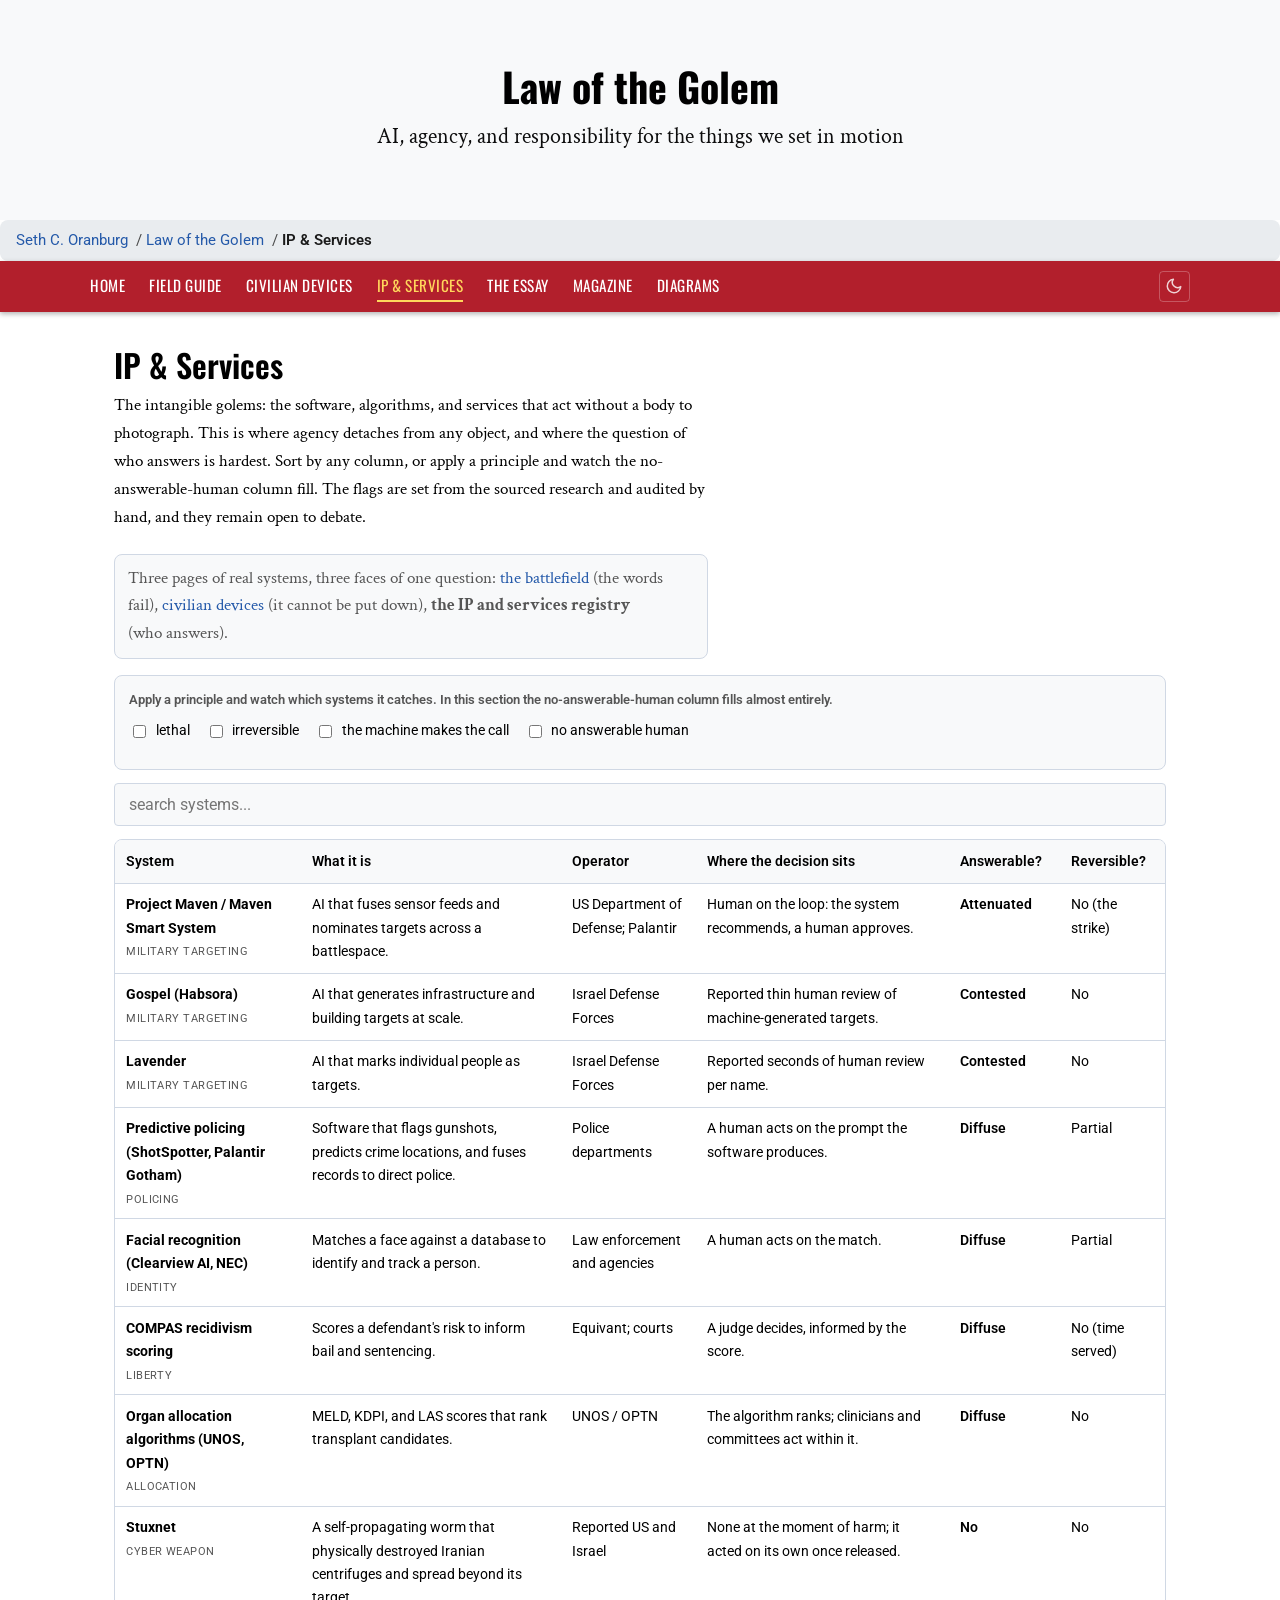
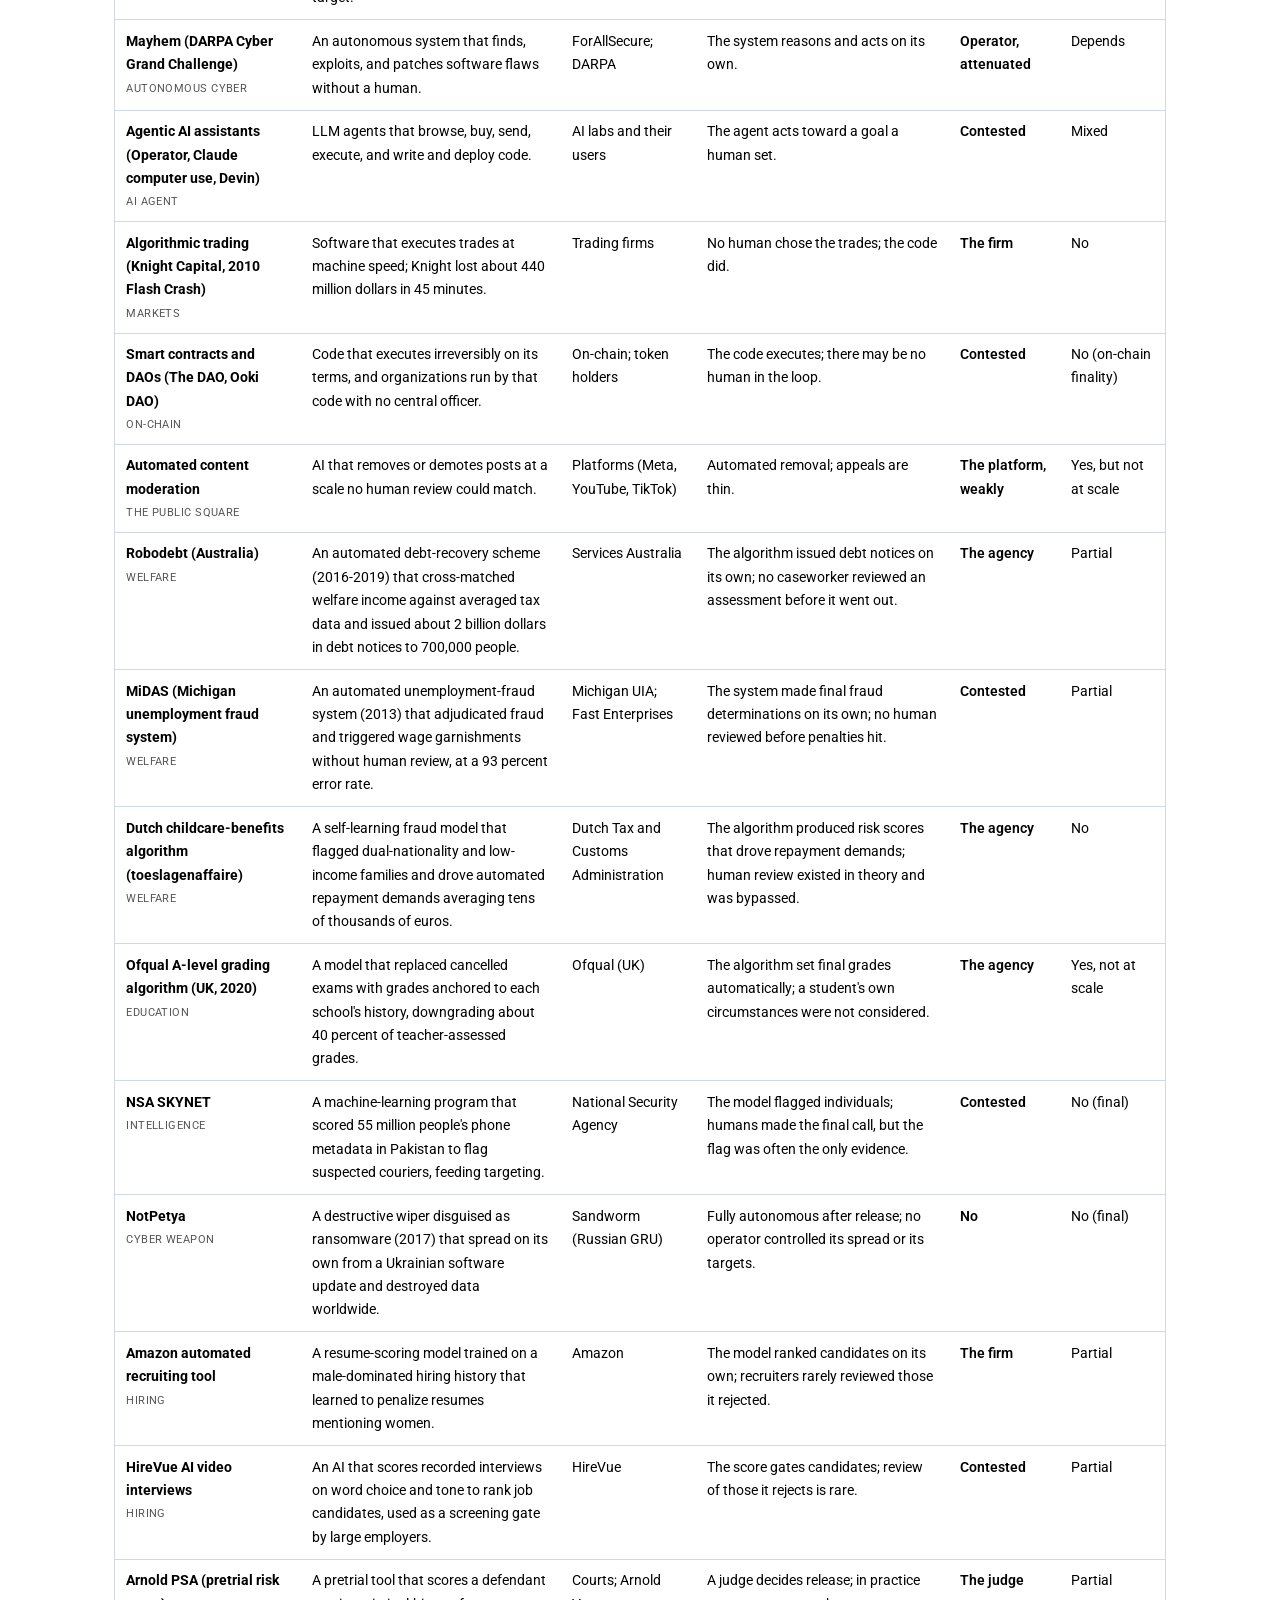
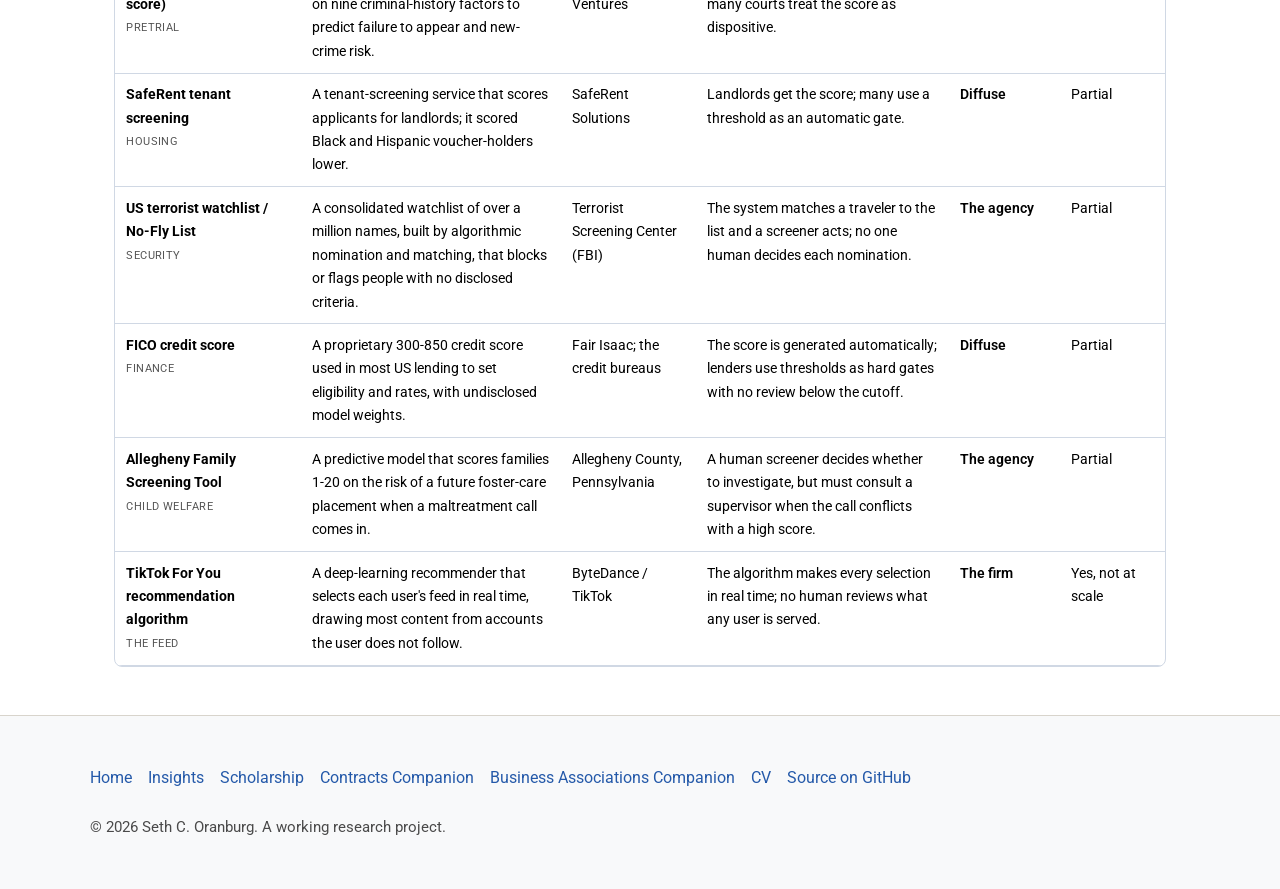
<file: registry.html>
<!doctype html><html lang="en" data-theme="dark"><head><meta charset="utf-8"><meta name="viewport" content="width=device-width,initial-scale=1"><meta name="theme-color" content="#f5f3ee" media="(prefers-color-scheme: light)"><meta name="theme-color" content="#0A3255" media="(prefers-color-scheme: dark)"><title>IP &amp; Services | Law of the Golem</title><link rel="preconnect" href="https://fonts.googleapis.com"><link rel="preconnect" href="https://fonts.gstatic.com" crossorigin><link href="https://fonts.googleapis.com/css2?family=Crimson+Text:ital,wght@0,400;0,600;0,700;1,400&family=Oswald:wght@500..700&family=Roboto:ital,wght@0,400;0,500;0,600;0,700;1,400&family=Roboto+Mono:wght@400;500&display=swap" rel="stylesheet"><link rel="stylesheet" href="assets/css/og-tokens.css"><link rel="stylesheet" href="assets/css/lawj-palette.css"><link rel="stylesheet" href="assets/css/site.css"><link rel="stylesheet" href="assets/css/golem.css"><script>(function(){try{var t=localStorage.getItem('theme');if(t==='light'||t==='dark'){document.documentElement.setAttribute('data-theme',t);}else if(window.matchMedia&&window.matchMedia('(prefers-color-scheme: light)').matches){document.documentElement.setAttribute('data-theme','light');}else{document.documentElement.setAttribute('data-theme','dark');}}catch(e){document.documentElement.setAttribute('data-theme','dark');}})();</script></head><body><a href="#main-content" class="skip-link">Skip to content</a><header class="site-header"><div class="header-inner"><a class="site-title" href="index.html">Law of the Golem</a><p class="site-tagline">AI, agency, and responsibility for the things we set in motion</p></div></header><nav aria-label="Breadcrumb" class="og-breadcrumb"><ol><li><a href="https://oranburg.law/">Seth C. Oranburg</a></li><li><a href="index.html">Law of the Golem</a></li><li><span aria-current="page">IP &amp; Services</span></li></ol></nav><nav class="site-nav" aria-label="Project navigation"><button class="nav-toggle" onclick="var n=this.closest('.site-nav');n.classList.toggle('open');this.setAttribute('aria-expanded',n.classList.contains('open'))" aria-label="Toggle menu" aria-expanded="false"><span></span><span></span><span></span></button><ul><li><a href="index.html">Home</a></li><li><a href="field-guide.html">Field Guide</a></li><li><a href="civilian.html">Civilian Devices</a></li><li><a href="registry.html" aria-current="page">IP &amp; Services</a></li><li><a href="essay.html">The Essay</a></li><li><a href="magazine.html">Magazine</a></li><li><a href="diagrams.html">Diagrams</a></li><li><button class="theme-toggle" onclick="toggleTheme()" aria-label="Switch to light mode"><svg class="icon-sun" width="18" height="18" viewBox="0 0 24 24" fill="none" stroke="currentColor" stroke-width="2" stroke-linecap="round" stroke-linejoin="round"><circle cx="12" cy="12" r="5"/><line x1="12" y1="1" x2="12" y2="3"/><line x1="12" y1="21" x2="12" y2="23"/><line x1="4.22" y1="4.22" x2="5.64" y2="5.64"/><line x1="18.36" y1="18.36" x2="19.78" y2="19.78"/><line x1="1" y1="12" x2="3" y2="12"/><line x1="21" y1="12" x2="23" y2="12"/><line x1="4.22" y1="19.78" x2="5.64" y2="18.36"/><line x1="18.36" y1="5.64" x2="19.78" y2="4.22"/></svg><svg class="icon-moon" width="18" height="18" viewBox="0 0 24 24" fill="none" stroke="currentColor" stroke-width="2" stroke-linecap="round" stroke-linejoin="round"><path d="M21 12.79A9 9 0 1 1 11.21 3 7 7 0 0 0 21 12.79z"/></svg></button></li></ul></nav><main class="site-content" id="main-content"><h1>IP &amp; Services</h1><p class="lede">The intangible golems: the software, algorithms, and services that act without a body to photograph. This is where agency detaches from any object, and where the question of who answers is hardest. Sort by any column, or apply a principle and watch the no-answerable-human column fill. The flags are set from the sourced research and audited by hand, and they remain open to debate.</p><p class="crosslink">Three pages of real systems, three faces of one question: <a href="field-guide.html">the battlefield</a> (the words fail), <a href="civilian.html">civilian devices</a> (it cannot be put down), <b>the IP and services registry</b> (who answers).</p><div class="ptest"><div class="ptest-h">Apply a principle and watch which systems it catches. In this section the no-answerable-human column fills almost entirely.</div><label><input type="checkbox" id="t-lethal" onchange="crit()"> lethal</label><label><input type="checkbox" id="t-irrev" onchange="crit()"> irreversible</label><label><input type="checkbox" id="t-machine" onchange="crit()"> the machine makes the call</label><label><input type="checkbox" id="t-gap" onchange="crit()"> no answerable human</label><span id="pcount" class="pcount"></span></div><input id="q" type="search" placeholder="search systems..." oninput="rflt()"><div class="reg-wrap"><table class="registry"><thead><tr><th onclick="rsort(0)">System</th><th onclick="rsort(1)">What it is</th><th onclick="rsort(2)">Operator</th><th onclick="rsort(3)">Where the decision sits</th><th onclick="rsort(4)">Answerable?</th><th onclick="rsort(5)">Reversible?</th></tr></thead><tbody id="reg-body"><tr data-lethal="1" data-irrev="1" data-machine="1" data-gap="1" data-s="project maven / maven smart system ai that fuses sensor feeds and nominates targets across a battlespace. military targeting us department of defense; palantir"><td class="r-name">Project Maven / Maven Smart System<span class="r-cat">military targeting</span></td><td>AI that fuses sensor feeds and nominates targets across a battlespace.</td><td>US Department of Defense; Palantir</td><td>Human on the loop: the system recommends, a human approves.</td><td class="r-ans">Attenuated</td><td>No (the strike)</td></tr><tr data-lethal="1" data-irrev="1" data-machine="1" data-gap="1" data-s="gospel (habsora) ai that generates infrastructure and building targets at scale. military targeting israel defense forces"><td class="r-name">Gospel (Habsora)<span class="r-cat">military targeting</span></td><td>AI that generates infrastructure and building targets at scale.</td><td>Israel Defense Forces</td><td>Reported thin human review of machine-generated targets.</td><td class="r-ans">Contested</td><td>No</td></tr><tr data-lethal="1" data-irrev="1" data-machine="1" data-gap="1" data-s="lavender ai that marks individual people as targets. military targeting israel defense forces"><td class="r-name">Lavender<span class="r-cat">military targeting</span></td><td>AI that marks individual people as targets.</td><td>Israel Defense Forces</td><td>Reported seconds of human review per name.</td><td class="r-ans">Contested</td><td>No</td></tr><tr data-lethal="0" data-irrev="0" data-machine="1" data-gap="0" data-s="predictive policing (shotspotter, palantir gotham) software that flags gunshots, predicts crime locations, and fuses records to direct police. policing police departments"><td class="r-name">Predictive policing (ShotSpotter, Palantir Gotham)<span class="r-cat">policing</span></td><td>Software that flags gunshots, predicts crime locations, and fuses records to direct police.</td><td>Police departments</td><td>A human acts on the prompt the software produces.</td><td class="r-ans">Diffuse</td><td>Partial</td></tr><tr data-lethal="0" data-irrev="0" data-machine="1" data-gap="0" data-s="facial recognition (clearview ai, nec) matches a face against a database to identify and track a person. identity law enforcement and agencies"><td class="r-name">Facial recognition (Clearview AI, NEC)<span class="r-cat">identity</span></td><td>Matches a face against a database to identify and track a person.</td><td>Law enforcement and agencies</td><td>A human acts on the match.</td><td class="r-ans">Diffuse</td><td>Partial</td></tr><tr data-lethal="0" data-irrev="1" data-machine="1" data-gap="0" data-s="compas recidivism scoring scores a defendant&#x27;s risk to inform bail and sentencing. liberty equivant; courts"><td class="r-name">COMPAS recidivism scoring<span class="r-cat">liberty</span></td><td>Scores a defendant&#x27;s risk to inform bail and sentencing.</td><td>Equivant; courts</td><td>A judge decides, informed by the score.</td><td class="r-ans">Diffuse</td><td>No (time served)</td></tr><tr data-lethal="1" data-irrev="1" data-machine="1" data-gap="1" data-s="organ allocation algorithms (unos, optn) meld, kdpi, and las scores that rank transplant candidates. allocation unos / optn"><td class="r-name">Organ allocation algorithms (UNOS, OPTN)<span class="r-cat">allocation</span></td><td>MELD, KDPI, and LAS scores that rank transplant candidates.</td><td>UNOS / OPTN</td><td>The algorithm ranks; clinicians and committees act within it.</td><td class="r-ans">Diffuse</td><td>No</td></tr><tr data-lethal="0" data-irrev="1" data-machine="1" data-gap="1" data-s="stuxnet a self-propagating worm that physically destroyed iranian centrifuges and spread beyond its target. cyber weapon reported us and israel"><td class="r-name">Stuxnet<span class="r-cat">cyber weapon</span></td><td>A self-propagating worm that physically destroyed Iranian centrifuges and spread beyond its target.</td><td>Reported US and Israel</td><td>None at the moment of harm; it acted on its own once released.</td><td class="r-ans">No</td><td>No</td></tr><tr data-lethal="0" data-irrev="0" data-machine="1" data-gap="1" data-s="mayhem (darpa cyber grand challenge) an autonomous system that finds, exploits, and patches software flaws without a human. autonomous cyber forallsecure; darpa"><td class="r-name">Mayhem (DARPA Cyber Grand Challenge)<span class="r-cat">autonomous cyber</span></td><td>An autonomous system that finds, exploits, and patches software flaws without a human.</td><td>ForAllSecure; DARPA</td><td>The system reasons and acts on its own.</td><td class="r-ans">Operator, attenuated</td><td>Depends</td></tr><tr data-lethal="0" data-irrev="1" data-machine="1" data-gap="1" data-s="agentic ai assistants (operator, claude computer use, devin) llm agents that browse, buy, send, execute, and write and deploy code. ai agent ai labs and their users"><td class="r-name">Agentic AI assistants (Operator, Claude computer use, Devin)<span class="r-cat">AI agent</span></td><td>LLM agents that browse, buy, send, execute, and write and deploy code.</td><td>AI labs and their users</td><td>The agent acts toward a goal a human set.</td><td class="r-ans">Contested</td><td>Mixed</td></tr><tr data-lethal="0" data-irrev="1" data-machine="1" data-gap="1" data-s="algorithmic trading (knight capital, 2010 flash crash) software that executes trades at machine speed; knight lost about 440 million dollars in 45 minutes. markets trading firms"><td class="r-name">Algorithmic trading (Knight Capital, 2010 Flash Crash)<span class="r-cat">markets</span></td><td>Software that executes trades at machine speed; Knight lost about 440 million dollars in 45 minutes.</td><td>Trading firms</td><td>No human chose the trades; the code did.</td><td class="r-ans">The firm</td><td>No</td></tr><tr data-lethal="0" data-irrev="1" data-machine="1" data-gap="1" data-s="smart contracts and daos (the dao, ooki dao) code that executes irreversibly on its terms, and organizations run by that code with no central officer. on-chain on-chain; token holders"><td class="r-name">Smart contracts and DAOs (The DAO, Ooki DAO)<span class="r-cat">on-chain</span></td><td>Code that executes irreversibly on its terms, and organizations run by that code with no central officer.</td><td>On-chain; token holders</td><td>The code executes; there may be no human in the loop.</td><td class="r-ans">Contested</td><td>No (on-chain finality)</td></tr><tr data-lethal="0" data-irrev="0" data-machine="1" data-gap="1" data-s="automated content moderation ai that removes or demotes posts at a scale no human review could match. the public square platforms (meta, youtube, tiktok)"><td class="r-name">Automated content moderation<span class="r-cat">the public square</span></td><td>AI that removes or demotes posts at a scale no human review could match.</td><td>Platforms (Meta, YouTube, TikTok)</td><td>Automated removal; appeals are thin.</td><td class="r-ans">The platform, weakly</td><td>Yes, but not at scale</td></tr><tr data-lethal="0" data-irrev="1" data-machine="1" data-gap="1" data-s="robodebt (australia) an automated debt-recovery scheme (2016-2019) that cross-matched welfare income against averaged tax data and issued about 2 billion dollars in debt notices to 700,000 people. welfare services australia"><td class="r-name">Robodebt (Australia)<span class="r-cat">welfare</span></td><td>An automated debt-recovery scheme (2016-2019) that cross-matched welfare income against averaged tax data and issued about 2 billion dollars in debt notices to 700,000 people.</td><td>Services Australia</td><td>The algorithm issued debt notices on its own; no caseworker reviewed an assessment before it went out.</td><td class="r-ans">The agency</td><td>Partial</td></tr><tr data-lethal="0" data-irrev="1" data-machine="1" data-gap="1" data-s="midas (michigan unemployment fraud system) an automated unemployment-fraud system (2013) that adjudicated fraud and triggered wage garnishments without human review, at a 93 percent error rate. welfare michigan uia; fast enterprises"><td class="r-name">MiDAS (Michigan unemployment fraud system)<span class="r-cat">welfare</span></td><td>An automated unemployment-fraud system (2013) that adjudicated fraud and triggered wage garnishments without human review, at a 93 percent error rate.</td><td>Michigan UIA; Fast Enterprises</td><td>The system made final fraud determinations on its own; no human reviewed before penalties hit.</td><td class="r-ans">Contested</td><td>Partial</td></tr><tr data-lethal="0" data-irrev="1" data-machine="1" data-gap="1" data-s="dutch childcare-benefits algorithm (toeslagenaffaire) a self-learning fraud model that flagged dual-nationality and low-income families and drove automated repayment demands averaging tens of thousands of euros. welfare dutch tax and customs administration"><td class="r-name">Dutch childcare-benefits algorithm (toeslagenaffaire)<span class="r-cat">welfare</span></td><td>A self-learning fraud model that flagged dual-nationality and low-income families and drove automated repayment demands averaging tens of thousands of euros.</td><td>Dutch Tax and Customs Administration</td><td>The algorithm produced risk scores that drove repayment demands; human review existed in theory and was bypassed.</td><td class="r-ans">The agency</td><td>No</td></tr><tr data-lethal="0" data-irrev="1" data-machine="1" data-gap="1" data-s="ofqual a-level grading algorithm (uk, 2020) a model that replaced cancelled exams with grades anchored to each school&#x27;s history, downgrading about 40 percent of teacher-assessed grades. education ofqual (uk)"><td class="r-name">Ofqual A-level grading algorithm (UK, 2020)<span class="r-cat">education</span></td><td>A model that replaced cancelled exams with grades anchored to each school&#x27;s history, downgrading about 40 percent of teacher-assessed grades.</td><td>Ofqual (UK)</td><td>The algorithm set final grades automatically; a student&#x27;s own circumstances were not considered.</td><td class="r-ans">The agency</td><td>Yes, not at scale</td></tr><tr data-lethal="1" data-irrev="1" data-machine="1" data-gap="1" data-s="nsa skynet a machine-learning program that scored 55 million people&#x27;s phone metadata in pakistan to flag suspected couriers, feeding targeting. intelligence national security agency"><td class="r-name">NSA SKYNET<span class="r-cat">intelligence</span></td><td>A machine-learning program that scored 55 million people&#x27;s phone metadata in Pakistan to flag suspected couriers, feeding targeting.</td><td>National Security Agency</td><td>The model flagged individuals; humans made the final call, but the flag was often the only evidence.</td><td class="r-ans">Contested</td><td>No (final)</td></tr><tr data-lethal="0" data-irrev="1" data-machine="1" data-gap="1" data-s="notpetya a destructive wiper disguised as ransomware (2017) that spread on its own from a ukrainian software update and destroyed data worldwide. cyber weapon sandworm (russian gru)"><td class="r-name">NotPetya<span class="r-cat">cyber weapon</span></td><td>A destructive wiper disguised as ransomware (2017) that spread on its own from a Ukrainian software update and destroyed data worldwide.</td><td>Sandworm (Russian GRU)</td><td>Fully autonomous after release; no operator controlled its spread or its targets.</td><td class="r-ans">No</td><td>No (final)</td></tr><tr data-lethal="0" data-irrev="1" data-machine="1" data-gap="1" data-s="amazon automated recruiting tool a resume-scoring model trained on a male-dominated hiring history that learned to penalize resumes mentioning women. hiring amazon"><td class="r-name">Amazon automated recruiting tool<span class="r-cat">hiring</span></td><td>A resume-scoring model trained on a male-dominated hiring history that learned to penalize resumes mentioning women.</td><td>Amazon</td><td>The model ranked candidates on its own; recruiters rarely reviewed those it rejected.</td><td class="r-ans">The firm</td><td>Partial</td></tr><tr data-lethal="0" data-irrev="1" data-machine="1" data-gap="1" data-s="hirevue ai video interviews an ai that scores recorded interviews on word choice and tone to rank job candidates, used as a screening gate by large employers. hiring hirevue"><td class="r-name">HireVue AI video interviews<span class="r-cat">hiring</span></td><td>An AI that scores recorded interviews on word choice and tone to rank job candidates, used as a screening gate by large employers.</td><td>HireVue</td><td>The score gates candidates; review of those it rejects is rare.</td><td class="r-ans">Contested</td><td>Partial</td></tr><tr data-lethal="0" data-irrev="1" data-machine="0" data-gap="0" data-s="arnold psa (pretrial risk score) a pretrial tool that scores a defendant on nine criminal-history factors to predict failure to appear and new-crime risk. pretrial courts; arnold ventures"><td class="r-name">Arnold PSA (pretrial risk score)<span class="r-cat">pretrial</span></td><td>A pretrial tool that scores a defendant on nine criminal-history factors to predict failure to appear and new-crime risk.</td><td>Courts; Arnold Ventures</td><td>A judge decides release; in practice many courts treat the score as dispositive.</td><td class="r-ans">The judge</td><td>Partial</td></tr><tr data-lethal="0" data-irrev="1" data-machine="1" data-gap="1" data-s="saferent tenant screening a tenant-screening service that scores applicants for landlords; it scored black and hispanic voucher-holders lower. housing saferent solutions"><td class="r-name">SafeRent tenant screening<span class="r-cat">housing</span></td><td>A tenant-screening service that scores applicants for landlords; it scored Black and Hispanic voucher-holders lower.</td><td>SafeRent Solutions</td><td>Landlords get the score; many use a threshold as an automatic gate.</td><td class="r-ans">Diffuse</td><td>Partial</td></tr><tr data-lethal="0" data-irrev="1" data-machine="1" data-gap="1" data-s="us terrorist watchlist / no-fly list a consolidated watchlist of over a million names, built by algorithmic nomination and matching, that blocks or flags people with no disclosed criteria. security terrorist screening center (fbi)"><td class="r-name">US terrorist watchlist / No-Fly List<span class="r-cat">security</span></td><td>A consolidated watchlist of over a million names, built by algorithmic nomination and matching, that blocks or flags people with no disclosed criteria.</td><td>Terrorist Screening Center (FBI)</td><td>The system matches a traveler to the list and a screener acts; no one human decides each nomination.</td><td class="r-ans">The agency</td><td>Partial</td></tr><tr data-lethal="0" data-irrev="1" data-machine="1" data-gap="1" data-s="fico credit score a proprietary 300-850 credit score used in most us lending to set eligibility and rates, with undisclosed model weights. finance fair isaac; the credit bureaus"><td class="r-name">FICO credit score<span class="r-cat">finance</span></td><td>A proprietary 300-850 credit score used in most US lending to set eligibility and rates, with undisclosed model weights.</td><td>Fair Isaac; the credit bureaus</td><td>The score is generated automatically; lenders use thresholds as hard gates with no review below the cutoff.</td><td class="r-ans">Diffuse</td><td>Partial</td></tr><tr data-lethal="0" data-irrev="1" data-machine="0" data-gap="0" data-s="allegheny family screening tool a predictive model that scores families 1-20 on the risk of a future foster-care placement when a maltreatment call comes in. child welfare allegheny county, pennsylvania"><td class="r-name">Allegheny Family Screening Tool<span class="r-cat">child welfare</span></td><td>A predictive model that scores families 1-20 on the risk of a future foster-care placement when a maltreatment call comes in.</td><td>Allegheny County, Pennsylvania</td><td>A human screener decides whether to investigate, but must consult a supervisor when the call conflicts with a high score.</td><td class="r-ans">The agency</td><td>Partial</td></tr><tr data-lethal="0" data-irrev="0" data-machine="1" data-gap="1" data-s="tiktok for you recommendation algorithm a deep-learning recommender that selects each user&#x27;s feed in real time, drawing most content from accounts the user does not follow. the feed bytedance / tiktok"><td class="r-name">TikTok For You recommendation algorithm<span class="r-cat">the feed</span></td><td>A deep-learning recommender that selects each user&#x27;s feed in real time, drawing most content from accounts the user does not follow.</td><td>ByteDance / TikTok</td><td>The algorithm makes every selection in real time; no human reviews what any user is served.</td><td class="r-ans">The firm</td><td>Yes, not at scale</td></tr></tbody></table></div><script>
function t(id){return document.getElementById('t-'+id).checked;}
function crit(){var L=t('lethal'),I=t('irrev'),M=t('machine'),G=t('gap');var any=L||I||M||G;
var rows=document.querySelectorAll('#reg-body tr'),n=0;
rows.forEach(function(c){var m=(!L||c.dataset.lethal==='1')&&(!I||c.dataset.irrev==='1')&&(!M||c.dataset.machine==='1')&&(!G||c.dataset.gap==='1');
if(any&&m){c.classList.add('match');n++;}else{c.classList.remove('match');}});
document.getElementById('pcount').textContent=any?(n+' of '+rows.length+' systems match every checked principle'):'';}
function rflt(){var q=document.getElementById('q').value.toLowerCase();
document.querySelectorAll('#reg-body tr').forEach(function(c){c.style.display=(c.dataset.s.indexOf(q)>-1)?'':'none';});}
var rdir={};
function rsort(i){var b=document.getElementById('reg-body');var rows=[].slice.call(b.querySelectorAll('tr'));
rdir[i]=!rdir[i];rows.sort(function(a,c){var x=a.children[i].innerText.toLowerCase(),y=c.children[i].innerText.toLowerCase();return (x<y?-1:x>y?1:0)*(rdir[i]?1:-1);});
rows.forEach(function(r){b.appendChild(r);});}
</script></main><footer role="contentinfo" class="og-footer"><div class="og-footer-inner"><nav aria-label="Footer"><ul><li><a href="https://oranburg.law/">Home</a></li><li><a href="https://oranburg.law/insights/">Insights</a></li><li><a href="https://oranburg.law/scholarship/">Scholarship</a></li><li><a href="https://oranburg.law/K/" target="_blank" rel="noopener">Contracts Companion</a></li><li><a href="https://oranburg.law/BA/" target="_blank" rel="noopener">Business Associations Companion</a></li><li><a href="https://oranburg.law/cv/">CV</a></li><li><a href="https://github.com/Oranburg/golem" target="_blank" rel="noopener">Source on GitHub</a></li></ul></nav><p class="og-footer-copyright">&copy; 2026 Seth C. Oranburg. A working research project.</p></div></footer><script src="assets/js/site.js"></script></body></html>
</file>
<file: assets/css/og-tokens.css>
/* % voice-check: skip (CSS custom-property names require -- syntax) */
:root, [data-theme="dark"] {
  /* Brand palette (constant across modes) */
  --og-blue-deep: #0A3255; --og-blue-bright: #2459A9; --og-blue-light: #6DACDE;
  --og-red-deep: #B21F2C; --og-red-bright: #E82F35; --og-red-light: #E96955;
  --og-yellow: #FFD65C; --og-teal: #B5E1E1;
  /* Functional, dark mode (pure black for OLED) */
  --og-bg: #000000; --og-bg-panel: #0A3255; --og-bg-soft: #12466F;
  --og-ink: #FFFFFF; --og-ink-muted: #B6BEC9; --og-rule: #1E5080;
  --og-link: #6DACDE; --og-link-onpanel: #9CC9E8; --og-accent: #B5E1E1;
  --og-accent-red: #E96955; /* AA on black; reserve --og-red-deep for >=24px/bold + fills */
  /* Heading text colors, dark */
  --og-heading-1: #6DACDE; --og-heading-2: #FFFFFF; --og-heading-3: #9CC9E8;
  /* Typography */
  --og-font-headline: 'Oswald', sans-serif;
  --og-font-body: 'Roboto', 'Helvetica Neue', 'Arial', sans-serif;
  --og-font-accent: 'Crimson Text', 'Georgia', serif;
  --og-font-mono: 'Roboto Mono', 'Consolas', 'Courier New', monospace;
  --og-font-hebrew: 'Frank Ruhl Libre', 'Noto Serif Hebrew', serif;
  --og-size-body: clamp(1rem, 0.95rem + 0.25vw, 1.125rem);
  --og-size-small: clamp(0.85rem, 0.82rem + 0.15vw, 0.95rem);
  --og-size-h3: clamp(1.3rem, 1.15rem + 0.7vw, 1.6rem);
  --og-size-h2: clamp(1.6rem, 1.35rem + 1.1vw, 2rem);
  --og-size-h1: clamp(2rem, 1.6rem + 1.8vw, 2.75rem);
  --og-line-body: 1.7; --og-line-heading: 1.15;
  /* Layout + spacing */
  --og-max-width: 1100px; --og-radius-sm: 4px; --og-radius-md: 8px; --og-radius-pill: 999px;
  --og-space-xs: 0.25rem; --og-space-sm: 0.5rem; --og-space-md: 1rem;
  --og-space-lg: 1.5rem; --og-space-xl: 2rem; --og-space-2xl: 3rem; --og-space-3xl: 4rem;
}
[data-theme="light"] {
  --og-bg: #FFFFFF; --og-bg-panel: #F8F9FA; --og-bg-soft: #E9ECEF;
  --og-ink: #1A1A1A; --og-ink-muted: #555555; --og-rule: #D0D8E4;
  --og-link: #2459A9; --og-link-onpanel: #2459A9;
  --og-accent: #176D6D; /* non-brand a11y substitution, pending approval */
  --og-accent-red: #B21F2C;
  --og-heading-1: #0A3255; --og-heading-2: #0A3255; --og-heading-3: #2459A9;
}
@media (prefers-reduced-motion: reduce) {
  *, *::before, *::after {
    animation-duration: 0.01ms !important; animation-iteration-count: 1 !important;
    transition-duration: 0.01ms !important; scroll-behavior: auto !important;
  }
}
/* COMPATIBILITY SHIM: keep one release during the og- migration, then delete.
   Aliases retired short names to the canonical --og- values. */
:root, [data-theme="dark"], [data-theme="light"] {
  --bg: var(--og-bg); --bg-secondary: var(--og-bg-panel); --bg-soft: var(--og-bg-soft);
  --text: var(--og-ink); --muted: var(--og-ink-muted); --border: var(--og-rule);
  --accent: var(--og-link); --accent-2: var(--og-accent); --accent-red: var(--og-accent-red);
  --blue-deep: var(--og-blue-deep); --blue-bright: var(--og-blue-bright); --blue-light: var(--og-blue-light);
  --red-deep: var(--og-red-deep); --red-bright: var(--og-red-bright); --red-light: var(--og-red-light);
  --yellow: var(--og-yellow); --teal: var(--og-teal);
  --font-headline: var(--og-font-headline); --font-body: var(--og-font-body);
  --font-accent: var(--og-font-accent); --font-mono: var(--og-font-mono); --font-hebrew: var(--og-font-hebrew);
  --max-width: var(--og-max-width); --radius-sm: var(--og-radius-sm);
  --radius-md: var(--og-radius-md); --radius-pill: var(--og-radius-pill);
  --space-xs: var(--og-space-xs); --space-sm: var(--og-space-sm); --space-md: var(--og-space-md);
  --space-lg: var(--og-space-lg); --space-xl: var(--og-space-xl);
  --space-2xl: var(--og-space-2xl); --space-3xl: var(--og-space-3xl);
}

/* ==========================================================================
   Shared component styles: breadcrumb + footer
   These rules are identical for every stack. The HTML partial, the Astro
   component, and the React component all emit the same class names and the
   same structure, so this one sheet styles all three.
   ========================================================================== */

/* ---- Breadcrumb (WCAG 2.4.7 / 2.4.11) ---------------------------------- */
.og-breadcrumb {
  font-size: var(--og-size-small);
  line-height: var(--og-line-body);
  color: var(--og-ink-muted);
  background: var(--og-bg-soft);
  padding: var(--og-space-sm) var(--og-space-md);
  border-radius: var(--og-radius-md);
}
.og-breadcrumb ol {
  list-style: none;
  margin: 0;
  padding: 0;
  display: flex;
  flex-wrap: wrap;
  align-items: center;
  gap: var(--og-space-xs);
}
.og-breadcrumb li {
  display: inline-flex;
  align-items: center;
}
/* CSS-generated separator, never an in-DOM glyph. */
.og-breadcrumb li + li::before {
  content: "/";
  margin: 0 var(--og-space-xs);
  color: var(--og-ink-muted);
}
.og-breadcrumb a {
  color: var(--og-link-onpanel);
  text-decoration: none;
}
.og-breadcrumb a:hover {
  text-decoration: underline;
}
.og-breadcrumb [aria-current="page"] {
  color: var(--og-ink);
  font-weight: 600;
}
.og-breadcrumb a:focus-visible {
  outline: 2px solid var(--og-link-onpanel);
  outline-offset: 2px;
  border-radius: var(--og-radius-sm);
}

/* ---- Footer (one contentinfo per page) --------------------------------- */
.og-footer {
  background: var(--og-bg-panel);
  color: var(--og-ink);
  border-top: 1px solid var(--og-rule);
  padding: var(--og-space-2xl) var(--og-space-md);
}
.og-footer-inner {
  max-width: var(--og-max-width);
  margin: 0 auto;
  display: flex;
  flex-direction: column;
  gap: var(--og-space-lg);
}
.og-footer nav ul {
  list-style: none;
  margin: 0;
  padding: 0;
  display: flex;
  flex-wrap: wrap;
  gap: var(--og-space-md);
}
.og-footer a {
  color: var(--og-link-onpanel);
  text-decoration: none;
}
.og-footer a:hover {
  text-decoration: underline;
}
.og-footer a:focus-visible {
  outline: 2px solid var(--og-link-onpanel);
  outline-offset: 2px;
  border-radius: var(--og-radius-sm);
}
.og-footer-copyright {
  font-size: var(--og-size-small);
  color: var(--og-ink-muted);
  margin: 0;
}
</file>
<file: assets/css/lawj-palette.css>
/* Generated by `lawj graphics style css` from style.toml. */
/* Edit style.toml, not this file. */
:root {
  --og-bg: #FFFFFF;
  --og-ink: #1A1A1A;
  --og-ink-muted: #4A4A4A;
  --og-rule: #D8D4CC;
  --og-fill-subtle: #F5F2EC;
  --og-fill-light: #EDE9E1;
  --og-fill-medium: #DDD8CC;
  --og-accent-catholic: #7B2D26;
  --og-accent-jewish: #1E3A5F;
  --og-accent-secular: #5B5B3F;
  --og-accent-emphasis: #8B6914;
  --og-accent-warning: #A0522D;
  --og-series-1: #1F4068;
  --og-series-2: #7B2D26;
  --og-series-3: #5B5B3F;
  --og-series-4: #8B6914;
  --og-series-5: #4A6A5B;
  --og-series-6: #7A5A8C;
  --og-series-7: #A0522D;
  --og-series-8: #3B3B3B;
  --og-font-serif: 'Georgia', 'Crimson Text', 'Times New Roman', 'DejaVu Serif';
  --og-font-sans:  'Roboto', 'Helvetica Neue', 'Arial', 'DejaVu Sans';
  --og-size-body:  17px;
}
</file>
<file: assets/css/site.css>
/* ==========================================================================
   Oranburg Style — Site-Wide CSS
   Design tokens from: new-style/css-variables.md
   Color scheme from:  new-style/web-colors.md
   Typography from:    new-style/web-typography.md
   ========================================================================== */

/* ---------- Design Tokens ---------- */

:root, [data-theme="dark"] {
  /* Palette (constant across modes) */
  --blue-deep:    #0A3255;
  --blue-bright:  #2459A9;
  --blue-light:   #6DACDE;
  --red-deep:     #B21F2C;
  --red-bright:   #E82F35;
  --red-light:    #E96955;
  --yellow:       #FFD65C;
  --teal:         #B5E1E1;

  /* Functional (dark mode — pure black for OLED) */
  --bg:           #000000;
  --bg-secondary: #0A3255;
  --bg-soft:      #0D3D68;
  --text:         #FFFFFF;
  --muted:        #9CA3AF;
  --border:       #1E5080;
  --accent:       #6DACDE;
  --accent-2:     #B5E1E1;
  --accent-red:   #B21F2C;

  /* Typography */
  --font-headline: 'Oswald', sans-serif;
  --font-body:     'Roboto', sans-serif;
  --font-accent:   'Crimson Text', serif;
  --font-mono:     'Roboto Mono', 'Consolas', 'Courier New', monospace;

  /* Layout */
  --max-width:     1100px;
  --radius-sm:     4px;
  --radius-md:     8px;
  --radius-pill:   999px;

  /* Spacing */
  --space-xs:  0.25rem;
  --space-sm:  0.5rem;
  --space-md:  1rem;
  --space-lg:  1.5rem;
  --space-xl:  2rem;
  --space-2xl: 3rem;
  --space-3xl: 4rem;
}

[data-theme="light"] {
  --bg:           #FFFFFF;
  --bg-secondary: #F8F9FA;
  --bg-soft:      #E9ECEF;
  --text:         #000000;
  --muted:        #555555;
  --border:       #D0D8E4;
  --accent:       #2459A9;
  --accent-2:     #B5E1E1;
  --accent-red:   #B21F2C;
}

/* ---------- Reset & Base ---------- */

*, *::before, *::after {
  box-sizing: border-box;
}

body {
  margin: 0;
  font-family: var(--font-body);
  font-size: 1rem;
  line-height: 1.7;
  color: var(--text);
  background: var(--bg);
  -webkit-font-smoothing: antialiased;
  -moz-osx-font-smoothing: grayscale;
  text-rendering: optimizeLegibility;
}

/* Modern typography: balance multi-line headings, prettify body paragraphs.
   Progressive enhancement; ignored by older browsers. */
h1, h2, h3, h4, h5, h6 {
  text-wrap: balance;
}

p, li {
  text-wrap: pretty;
}

a {
  color: var(--accent);
  text-decoration: none;
  transition: color 0.2s;
}

a:hover {
  color: var(--accent-2);
}

img {
  max-width: 100%;
  height: auto;
  display: block;
}

p {
  margin: 0 0 var(--space-md);
}

/* Serif accent classes */
.authority, .literary {
  font-family: var(--font-accent);
}

/* ---------- Header ---------- */

.site-header {
  background: var(--bg-secondary);
  color: var(--text);
  padding: var(--space-3xl) var(--space-xl);
  text-align: center;
}

.header-inner {
  max-width: var(--max-width);
  margin: 0 auto;
}

.site-title {
  font-family: var(--font-headline);
  font-size: 2.5rem;
  font-weight: 700;
  line-height: 1.1;
  color: var(--text);
  text-decoration: none;
  display: block;
}

.site-title:hover {
  color: var(--yellow);
}

.site-tagline {
  font-family: var(--font-accent);
  font-size: 1.4rem;
  opacity: 0.95;
  margin: 0.6rem 0 0;
}

.site-hero-subtitle {
  font-family: var(--font-body);
  font-size: 0.95rem;
  opacity: 0.85;
  margin: 0.75rem auto 0;
  max-width: 680px;
  line-height: 1.7;
}

/* ---------- Navigation ---------- */

.site-nav {
  background-color: var(--red-deep);
  padding: 0.6rem var(--space-md);
  position: sticky;
  top: 0;
  z-index: 100;
  box-shadow: 0 2px 5px rgba(0, 0, 0, 0.3);
}

.site-nav ul {
  list-style: none;
  margin: 0 auto;
  padding: 0;
  display: flex;
  flex-wrap: wrap;
  align-items: center;
  gap: var(--space-xs) var(--space-lg);
  max-width: var(--max-width);
  justify-content: center;
}

.site-nav li:last-child {
  margin-left: auto;
}

.site-nav a {
  color: #FFFFFF;
  text-decoration: none;
  font-family: var(--font-headline);
  font-size: 0.95rem;
  text-transform: uppercase;
  letter-spacing: 0.5px;
  padding: var(--space-xs) 0;
  border-bottom: 2px solid transparent;
  transition: border-color 0.2s, color 0.2s;
}

.site-nav a:hover,
.site-nav a:focus-visible,
.site-nav a[aria-current="page"] {
  color: var(--yellow);
  border-bottom-color: var(--yellow);
}

/* Home local anchor nav */
.home-local-nav {
  background-color: var(--blue-deep);
  padding: 0.45rem var(--space-md);
}

.home-local-nav ul {
  list-style: none;
  margin: 0 auto;
  padding: 0;
  display: flex;
  flex-wrap: wrap;
  gap: var(--space-xs) 1.25rem;
  max-width: var(--max-width);
  justify-content: center;
}

.home-local-nav a {
  color: var(--teal);
  text-decoration: none;
  font-family: var(--font-body);
  font-size: 0.85rem;
  letter-spacing: 0.3px;
  padding: 0.2rem 0;
  border-bottom: 1px solid transparent;
  transition: border-color 0.2s, color 0.2s;
}

.home-local-nav a:hover {
  color: #FFFFFF;
  border-bottom-color: var(--yellow);
}

/* ---------- Main Content ---------- */

.site-content {
  max-width: var(--max-width);
  margin: var(--space-xl) auto;
  padding: 0 1.25rem;
}

/* ---------- Theme Toggle (in nav bar, matching equally-poor) ---------- */

.theme-toggle {
  background: transparent;
  border: 1px solid rgba(255, 255, 255, 0.25);
  border-radius: var(--radius-sm);
  padding: 0.35rem;
  cursor: pointer;
  display: flex;
  align-items: center;
  justify-content: center;
  color: rgba(255, 255, 255, 0.8);
  transition: border-color 0.2s, color 0.2s;
}

.theme-toggle:hover,
.theme-toggle:focus-visible {
  border-color: var(--yellow);
  color: var(--yellow);
}

/* Show sun in dark mode, moon in light mode */
[data-theme="dark"] .theme-toggle .icon-moon { display: none; }
[data-theme="dark"] .theme-toggle .icon-sun  { display: block; }
[data-theme="light"] .theme-toggle .icon-sun  { display: none; }
[data-theme="light"] .theme-toggle .icon-moon { display: block; }

/* ---------- Hub / Index Pages ---------- */

.hub-intro {
  margin-bottom: var(--space-xl);
}

.hub-intro h1 {
  font-family: var(--font-headline);
  color: var(--accent);
  font-size: 2rem;
  margin-bottom: var(--space-sm);
}

.hub-intro p {
  font-family: var(--font-accent);
  font-size: 1.15rem;
  color: var(--muted);
}

/* ---------- Post List ---------- */

.post-list {
  list-style: none;
  padding: 0;
  margin: 0;
}

.post-list-item {
  border-bottom: 1px solid var(--border);
  padding: 1.25rem 0;
}

.post-list-item:last-child {
  border-bottom: none;
}

.post-list-item h2 {
  font-family: var(--font-headline);
  font-size: 1.3rem;
  margin: 0 0 var(--space-xs);
  border-bottom: none;
  padding-bottom: 0;
}

.post-list-item h2 a {
  color: var(--accent);
  text-decoration: none;
}

.post-list-item h2 a:hover {
  color: var(--red-bright);
  text-decoration: underline;
}

.post-meta {
  font-size: 0.85rem;
  color: var(--muted);
  margin: 0.2rem 0 var(--space-sm);
}

.post-category {
  color: var(--accent-red);
  text-decoration: none;
}

.post-category:hover {
  text-decoration: underline;
}

.post-tag {
  display: inline-block;
  background: var(--teal);
  color: var(--blue-deep);
  border-radius: 3px;
  padding: 0 0.4em;
  font-size: 0.8rem;
}

.post-excerpt {
  margin: 0;
  color: var(--muted);
}

/* ---------- Post Page ---------- */

.post-header {
  margin-bottom: var(--space-lg);
}

.post-title {
  font-family: var(--font-headline);
  color: var(--accent);
  font-size: 2rem;
  margin: 0 0 0.35rem;
}

.post-content h2,
.post-content h3 {
  font-family: var(--font-headline);
  color: var(--accent);
  margin-top: var(--space-xl);
}

.post-content a {
  color: var(--accent);
}

.post-content details {
  border: 1px solid var(--border);
  border-radius: var(--radius-sm);
  padding: 0.75rem var(--space-md);
  margin: var(--space-lg) 0;
  background: var(--bg-secondary);
}

.post-content details summary {
  cursor: pointer;
  font-weight: 500;
  color: var(--accent);
}

.post-content details[open] summary {
  margin-bottom: 0.75rem;
}

/* ---------- Embed Container ---------- */

.embed-container {
  position: relative;
  padding-bottom: 56.25%;
  height: 0;
  overflow: hidden;
}

.embed-container iframe {
  position: absolute;
  top: 0;
  left: 0;
  width: 100%;
  height: 100%;
  border: 0;
}

/* ---------- Post Navigation ---------- */

.post-nav {
  display: flex;
  justify-content: space-between;
  margin-top: 2.5rem;
  padding-top: var(--space-md);
  border-top: 1px solid var(--border);
  font-size: 0.9rem;
}

.post-nav a {
  color: var(--accent);
  text-decoration: none;
}

.post-nav a:hover {
  text-decoration: underline;
}

/* ---------- Podcast Embed ---------- */

.podcast-embed-placeholder {
  border: 2px dashed var(--border);
  border-radius: 6px;
  padding: var(--space-lg);
  text-align: center;
  color: var(--muted);
  margin: var(--space-lg) 0;
}

.podcast-embed {
  margin: var(--space-lg) 0;
  border-radius: 6px;
  overflow: hidden;
}

.podcast-embed iframe {
  display: block;
  width: 100%;
  border: 0;
}

/* ---------- Embed Details Wrapper ---------- */

details.embed {
  border: 1px solid var(--border);
  border-radius: 6px;
  padding: 0.75rem var(--space-md);
  margin: 1.25rem 0;
  background: var(--bg-secondary);
}

details.embed summary {
  cursor: pointer;
  font-weight: 500;
  color: var(--accent);
  font-family: var(--font-headline);
  font-size: 1rem;
  list-style: none;
}

details.embed summary::-webkit-details-marker {
  display: none;
}

details.embed summary::before {
  content: '\25B6 ';
  font-size: 0.75rem;
}

details.embed[open] summary::before {
  content: '\25BC ';
}

details.embed[open] summary {
  margin-bottom: 0.75rem;
}

/* ---------- CTA Link ---------- */

.cta-link {
  display: inline-block;
  background: linear-gradient(135deg, var(--blue-deep) 0%, var(--blue-bright) 100%);
  color: #FFFFFF;
  padding: 0.75rem 1.75rem;
  border-radius: 6px;
  text-decoration: none;
  font-family: var(--font-headline);
  font-size: 1rem;
  letter-spacing: 0.5px;
  transition: transform 0.2s, box-shadow 0.2s;
}

.cta-link:hover {
  transform: translateY(-2px);
  box-shadow: 0 4px 12px rgba(10, 50, 85, 0.3);
  color: var(--yellow);
}

/* ---------- Contact Form (standalone page) ---------- */

.contact-page-grid {
  max-width: 800px;
  margin: var(--space-xl) auto;
}

.contact-form-box {
  background: var(--bg-secondary);
  padding: var(--space-xl);
  border-radius: var(--radius-md);
  box-shadow: 0 4px 12px rgba(0, 0, 0, 0.3);
  border: 2px solid var(--border);
  margin-bottom: var(--space-xl);
}

.contact-form-box h2 {
  font-family: var(--font-headline);
  color: var(--accent);
  margin: 0 0 var(--space-lg);
  text-align: center;
  border-bottom: none;
  padding-bottom: 0;
}

.form-group {
  margin-bottom: var(--space-lg);
}

.form-group label {
  display: block;
  font-weight: 500;
  color: var(--accent);
  margin-bottom: var(--space-sm);
  font-family: var(--font-headline);
}

.form-group input,
.form-group textarea {
  width: 100%;
  padding: 0.75rem;
  border: 2px solid var(--border);
  border-radius: var(--radius-sm);
  font-family: var(--font-body);
  font-size: 1rem;
  background: var(--bg);
  color: var(--text);
  transition: border-color 0.2s;
}

.form-group input:focus,
.form-group textarea:focus {
  outline: none;
  border-color: var(--accent);
}

.form-group textarea {
  min-height: 150px;
  resize: vertical;
}

.submit-btn {
  background: linear-gradient(135deg, var(--red-deep) 0%, var(--red-bright) 100%);
  color: #FFFFFF;
  padding: var(--space-md) var(--space-2xl);
  border: none;
  border-radius: var(--radius-sm);
  font-family: var(--font-headline);
  font-size: 1.2rem;
  cursor: pointer;
  transition: transform 0.2s, box-shadow 0.2s;
  width: 100%;
}

.submit-btn:hover,
.submit-btn:focus-visible {
  transform: translateY(-2px);
  box-shadow: 0 4px 12px rgba(178, 31, 44, 0.4);
}

.submit-btn:disabled {
  opacity: 0.65;
  cursor: not-allowed;
  transform: none;
  box-shadow: none;
}

.contact-form-honeypot {
  position: absolute;
  left: -9999px;
  width: 1px;
  height: 1px;
  overflow: hidden;
}

.contact-form-status {
  margin: var(--space-md) 0 0;
  font-size: 0.95rem;
}

.contact-form-status.success {
  color: #2E8B57;
}

.contact-form-status.error {
  color: #D9534F;
}

.contact-info-box {
  background: var(--bg-secondary);
  color: var(--text);
  padding: var(--space-xl);
  border-radius: var(--radius-md);
  text-align: center;
  border: 1px solid var(--border);
}

.contact-info-box h3 {
  font-family: var(--font-headline);
  color: var(--accent);
  margin: 0 0 var(--space-md);
}

/* ---------- Lectures Hub ---------- */

.lectures-toc {
  background: var(--bg-secondary);
  border-left: 4px solid var(--accent-red);
  padding: 1.25rem var(--space-lg);
  border-radius: 0 6px 6px 0;
  margin: var(--space-lg) 0 2.5rem;
}

.lectures-toc h2 {
  font-family: var(--font-headline);
  color: var(--accent);
  font-size: 1rem;
  text-transform: uppercase;
  letter-spacing: 1px;
  margin: 0 0 0.75rem;
  border-bottom: none;
  padding-bottom: 0;
}

.lectures-toc ul {
  list-style: none;
  padding: 0;
  margin: 0;
  display: flex;
  flex-wrap: wrap;
  gap: var(--space-sm) var(--space-lg);
}

.lectures-toc a {
  color: var(--accent);
  text-decoration: none;
  font-family: var(--font-headline);
  font-size: 0.95rem;
}

.lectures-toc a:hover {
  color: var(--accent-red);
  text-decoration: underline;
}

.lectures-topic {
  margin: var(--space-2xl) 0;
  scroll-margin-top: 120px;
}

.lectures-topic h2 {
  font-family: var(--font-headline);
  font-size: 2rem;
  color: var(--accent);
  border-bottom: 3px solid var(--accent-red);
  padding-bottom: var(--space-sm);
  margin-bottom: var(--space-md);
}

.lectures-topic h3 {
  font-family: var(--font-headline);
  color: var(--accent-2);
  font-size: 1.4rem;
  margin: var(--space-lg) 0 0.75rem;
}

.lectures-topic p {
  color: var(--muted);
  line-height: 1.7;
}

/* ---------- Scholarship ---------- */

.scholarship-intro {
  background: var(--bg-secondary);
  border-left: 5px solid var(--accent-red);
  padding: var(--space-xl);
  border-radius: 0 var(--radius-md) var(--radius-md) 0;
  margin-bottom: var(--space-xl);
}

.scholarship-intro h1 {
  font-family: var(--font-headline);
  color: var(--accent);
  font-size: 2rem;
  margin: 0 0 0.75rem;
}

.scholarship-intro p {
  font-family: var(--font-accent);
  font-size: 1.15rem;
  color: var(--muted);
  margin: 0;
}

.scholarship-coming-soon {
  text-align: center;
  padding: var(--space-2xl) var(--space-md);
  color: var(--muted);
}

.scholarship-coming-soon p {
  font-family: var(--font-accent);
  font-size: 1.1rem;
  max-width: 540px;
  margin: 0 auto var(--space-lg);
}

.scholarship-coming-soon a {
  color: var(--accent);
}

/* ---------- Post Kind Badge ---------- */

.post-kind-badge {
  display: inline-block;
  background: var(--blue-deep);
  color: #FFFFFF;
  border-radius: 3px;
  padding: 0 0.45em;
  font-size: 0.75rem;
  font-family: var(--font-headline);
  letter-spacing: 0.5px;
  text-transform: uppercase;
  vertical-align: middle;
  margin-left: 0.4em;
}

/* ---------- Explore Library Callout ---------- */

.explore-library-callout {
  background: var(--bg-secondary);
  border-left: 4px solid var(--accent);
  padding: 0.75rem 1.25rem;
  border-radius: 0 6px 6px 0;
  margin-bottom: var(--space-xl);
  font-family: var(--font-body);
  font-size: 0.95rem;
  color: var(--muted);
}

.explore-library-callout a {
  color: var(--accent);
  font-weight: 500;
  text-decoration: none;
}

.explore-library-callout a:hover {
  text-decoration: underline;
}

/* ---------- Library Tile Grid ---------- */

.library-grid {
  display: grid;
  grid-template-columns: repeat(4, minmax(0, 1fr));
  gap: var(--space-lg);
  margin: var(--space-xl) 0;
}

.library-tile {
  display: flex;
  flex-direction: column;
  border: 1px solid var(--border);
  border-radius: var(--radius-md);
  overflow: hidden;
  text-decoration: none;
  color: var(--text);
  background: var(--bg-secondary);
  transition: border-color 0.2s, box-shadow 0.2s, transform 0.2s;
}

.library-tile:hover {
  border-color: var(--accent);
  box-shadow: 0 8px 18px rgba(10, 50, 85, 0.25);
  transform: translateY(-3px);
}

.library-tile-image {
  width: 100%;
  height: 180px;
  object-fit: cover;
  object-position: top;
}

.library-tile-title {
  font-family: var(--font-headline);
  font-size: 1.1rem;
  color: var(--accent);
  margin: var(--space-md) 1.25rem var(--space-sm);
}

.library-tile-desc {
  font-size: 0.9rem;
  color: var(--muted);
  margin: 0 1.25rem 1.25rem;
  line-height: 1.5;
}

.topic-bucket-hero {
  width: 100%;
  max-height: 400px;
  object-fit: cover;
  object-position: top;
  border-radius: var(--radius-md);
  margin-top: 0.8rem;
}

.browse-area-strip {
  margin: 0 0 var(--space-xl);
}

.browse-area-title {
  font-family: var(--font-headline);
  font-size: 1.1rem;
  color: var(--accent);
  margin: 0 0 0.75rem;
  text-transform: uppercase;
  letter-spacing: 0.5px;
}

.browse-area-grid {
  display: grid;
  grid-template-columns: repeat(4, minmax(0, 1fr));
  gap: var(--space-md);
}

.browse-area-item {
  text-decoration: none;
  color: var(--text);
  text-align: center;
}

.browse-area-thumb {
  width: 120px;
  height: 120px;
  object-fit: cover;
  object-position: top;
  border-radius: 6px;
  border: 1px solid var(--border);
  display: block;
  margin: 0 auto;
}

.browse-area-name {
  display: block;
  margin-top: 0.4rem;
  font-size: 0.72rem;
  font-family: var(--font-headline);
  color: var(--muted);
  font-variant: small-caps;
  letter-spacing: 0.6px;
}

/* ---------- Topic Tile Grid ---------- */

.topic-grid {
  display: grid;
  grid-template-columns: repeat(auto-fit, minmax(220px, 1fr));
  gap: 1.25rem;
  margin: var(--space-xl) 0;
}

.topic-tile {
  display: block;
  border: 1px solid var(--border);
  border-top: 3px solid var(--blue-deep);
  border-radius: 0 0 6px 6px;
  padding: 1.25rem;
  text-decoration: none;
  color: var(--text);
  background: var(--bg-secondary);
  transition: border-top-color 0.2s, box-shadow 0.2s, transform 0.2s;
}

.topic-tile:hover {
  border-top-color: var(--accent-red);
  box-shadow: 0 4px 12px rgba(0, 0, 0, 0.2);
  transform: translateY(-2px);
}

.topic-tile-title {
  font-family: var(--font-headline);
  font-size: 1rem;
  color: var(--accent);
  margin: 0 0 0.4rem;
}

.topic-tile-desc {
  font-size: 0.875rem;
  color: var(--muted);
  margin: 0;
  line-height: 1.5;
}

/* ---------- Breadcrumb ---------- */

.topic-breadcrumb {
  font-size: 0.85rem;
  color: var(--muted);
  margin-bottom: var(--space-lg);
}

.topic-breadcrumb a {
  color: var(--accent);
  text-decoration: none;
}

.topic-breadcrumb a:hover {
  text-decoration: underline;
}

/* ---------- Back to Library ---------- */

.back-to-library {
  margin-top: 2.5rem;
  font-size: 0.9rem;
}

.back-to-library a {
  color: var(--accent);
  text-decoration: none;
}

.back-to-library a:hover {
  text-decoration: underline;
}

/* ---------- No-Posts Notice ---------- */

.no-posts-notice {
  color: var(--muted);
  font-style: italic;
}

/* ---------- Post Tags Expandable ---------- */

.post-tags-detail {
  margin-top: var(--space-sm);
  font-size: 0.85rem;
  color: var(--muted);
}

.post-tags-detail summary {
  cursor: pointer;
  color: var(--accent);
}

.post-tags-detail summary:focus-visible {
  outline: 2px solid var(--accent);
  outline-offset: 2px;
  border-radius: 2px;
}

/* ---------- Lectures / Podbean Embed ---------- */

.lectures-embed {
  margin: var(--space-xl) 0;
}

.lectures-embed iframe {
  width: 100%;
  border: none;
  border-radius: 6px;
}

/* ---------- Footer ---------- */

.site-footer {
  background: var(--blue-deep);
  color: rgba(255, 255, 255, 0.75);
  text-align: center;
  padding: var(--space-xl) var(--space-md);
  font-size: 0.85rem;
  margin-top: var(--space-2xl);
}

.footer-inner {
  max-width: var(--max-width);
  margin: 0 auto;
}

.footer-links {
  display: flex;
  flex-wrap: wrap;
  justify-content: center;
  gap: var(--space-sm) var(--space-lg);
  margin-bottom: var(--space-md);
}

.footer-links a {
  color: rgba(255, 255, 255, 0.75);
  text-decoration: none;
  font-family: var(--font-headline);
  font-size: 0.9rem;
  transition: color 0.2s;
}

.footer-links a:hover {
  color: var(--yellow);
}

/* ==========================================================================
   Home Page Section Styles
   ========================================================================== */

/* Local "On this page" nav */
.local-nav {
  background-color: var(--blue-deep);
  padding: 0.6rem var(--space-md);
  position: sticky;
  top: 46px;
  z-index: 99;
}

.local-nav ul {
  list-style: none;
  margin: 0 auto;
  padding: 0;
  display: flex;
  flex-wrap: wrap;
  gap: var(--space-xs) var(--space-lg);
  max-width: var(--max-width);
  justify-content: center;
}

.local-nav a {
  color: rgba(255, 255, 255, 0.85);
  text-decoration: none;
  font-family: var(--font-headline);
  font-size: 0.85rem;
  letter-spacing: 0.5px;
  padding: var(--space-xs) 0;
  border-bottom: 2px solid transparent;
  transition: border-color 0.2s, color 0.2s;
}

.local-nav a:hover {
  color: var(--yellow);
  border-bottom-color: var(--yellow);
}

.local-nav-label {
  color: rgba(255, 255, 255, 0.5);
  font-family: var(--font-headline);
  font-size: 0.75rem;
  text-transform: uppercase;
  letter-spacing: 1px;
  margin-right: var(--space-sm);
}

/* Home page sections */
.site-content section {
  margin: var(--space-3xl) 0;
  scroll-margin-top: 100px;
}

.site-content h2 {
  font-family: var(--font-headline);
  font-size: 2rem;
  color: var(--accent);
  margin-bottom: var(--space-lg);
  border-bottom: 3px solid var(--accent-red);
  padding-bottom: var(--space-sm);
  line-height: 1.2;
}

.site-content h3 {
  font-family: var(--font-headline);
  font-size: 1.8rem;
  color: var(--accent-2);
  margin: var(--space-xl) 0 var(--space-md) 0;
  line-height: 1.2;
}

.site-content h4 {
  font-family: var(--font-body);
  font-size: 1.3rem;
  color: var(--accent-red);
  margin: var(--space-lg) 0 0.75rem 0;
  font-weight: 500;
}

/* ---------- Bio Grid ---------- */

.bio-grid {
  display: grid;
  grid-template-columns: 1fr 2fr;
  gap: var(--space-xl);
  align-items: start;
  margin-top: var(--space-xl);
}

.bio-image {
  width: 100%;
  aspect-ratio: 3 / 4;
  border-radius: var(--radius-md);
  overflow: hidden;
  box-shadow: 0 4px 12px rgba(0, 0, 0, 0.3);
}

.bio-image img {
  width: 100%;
  height: 100%;
  object-fit: cover;
}

.positions {
  background-color: var(--bg-secondary);
  padding: var(--space-lg);
  border-left: 4px solid var(--accent-red);
  margin: var(--space-lg) 0;
  border-radius: 0 var(--radius-md) var(--radius-md) 0;
}

.positions h4 {
  margin-top: 0;
}

.positions ul {
  list-style: none;
  padding-left: 0;
}

.positions li {
  padding: var(--space-sm) 0;
  color: var(--muted);
}

/* ---------- Book Grid ---------- */

.book-grid {
  display: grid;
  grid-template-columns: repeat(auto-fit, minmax(250px, 1fr));
  gap: var(--space-xl);
  margin: var(--space-xl) 0;
}

.book-card {
  background: var(--bg-secondary);
  border: 1px solid var(--border);
  border-radius: var(--radius-md);
  padding: var(--space-lg);
  transition: transform 0.2s, box-shadow 0.2s, border-color 0.2s;
  text-decoration: none;
  color: inherit;
  display: block;
}

.book-card:hover {
  transform: translateY(-4px);
  box-shadow: 0 6px 20px rgba(0, 0, 0, 0.3);
}

.book-card:focus-within {
  border-color: var(--accent);
}

.book-title {
  font-family: var(--font-accent);
  font-size: 1.2rem;
  font-weight: 600;
  color: var(--accent);
  margin-bottom: var(--space-sm);
}

.book-publisher {
  color: var(--muted);
  font-size: 0.95rem;
}

.book-link {
  color: var(--accent-red);
  margin-top: var(--space-sm);
  font-size: 0.9rem;
  display: block;
}

/* ---------- Article List (expandable) ---------- */

.article-list {
  list-style: none;
  padding: 0;
}

.article-item,
.article-list li {
  padding: var(--space-md);
  margin: var(--space-md) 0;
  background-color: var(--bg-secondary);
  border-left: 4px solid var(--blue-bright);
  border-radius: 0 var(--radius-md) var(--radius-md) 0;
  transition: background-color 0.2s, transform 0.2s;
  position: relative;
}

.article-item[role="button"],
.article-list li[onclick] {
  cursor: pointer;
}

.article-item[role="button"]:hover,
.article-item[role="button"]:focus-visible,
.article-list li[onclick]:hover {
  background-color: var(--bg-soft);
  transform: translateX(4px);
}

.article-abstract {
  display: none;
  margin-top: var(--space-md);
  padding-top: var(--space-md);
  border-top: 1px solid var(--border);
  color: var(--muted);
  font-size: 0.95rem;
  line-height: 1.7;
}

.article-item.expanded .article-abstract,
.article-list li.expanded .article-abstract {
  display: block;
}

.expand-indicator {
  position: absolute;
  right: var(--space-md);
  top: var(--space-md);
  color: var(--accent);
  font-weight: bold;
  font-family: var(--font-headline);
}

.article-title {
  font-family: var(--font-accent);
  font-size: 1.1rem;
  font-weight: 600;
  color: var(--accent);
}

.article-journal {
  color: var(--muted);
  font-style: italic;
  margin-top: var(--space-xs);
}

.article-journal a {
  color: var(--accent-red);
}

/* ---------- Featured Op-Ed ---------- */

.featured-oped {
  background: var(--bg-secondary);
  padding: var(--space-xl);
  border-radius: var(--radius-md);
  margin: var(--space-xl) 0;
  border-left: 5px solid var(--accent-red);
}

.featured-oped h4 {
  margin-top: 0;
  font-size: 1.5rem;
}

.featured-oped h4 a {
  color: var(--accent);
}

.featured-oped h4 a:hover {
  color: var(--accent-2);
}

.featured-oped .oped-source {
  color: var(--accent-red);
  font-weight: 500;
  margin: var(--space-sm) 0;
}

.featured-oped .oped-excerpt {
  color: var(--muted);
}

.featured-oped .oped-link {
  color: var(--red-bright);
  font-weight: 500;
}

/* ---------- Commentary Grid ---------- */

.commentary-grid {
  display: grid;
  grid-template-columns: repeat(auto-fill, minmax(300px, 1fr));
  gap: var(--space-lg);
  margin: var(--space-xl) 0;
}

.commentary-card {
  background: var(--bg-secondary);
  border: 1px solid var(--border);
  border-radius: var(--radius-md);
  padding: var(--space-lg);
  transition: border-color 0.2s, transform 0.2s;
  text-decoration: none;
  color: inherit;
  display: block;
}

.commentary-card:hover {
  border-color: var(--accent-red);
  transform: translateY(-2px);
}

.commentary-title {
  font-weight: 500;
  color: var(--accent);
  margin-bottom: var(--space-sm);
}

.commentary-source {
  color: var(--accent-red);
  font-size: 0.9rem;
  font-weight: 500;
}

.commentary-date {
  color: var(--muted);
  font-size: 0.85rem;
}

/* ---------- Teaching Section ---------- */

.teaching-photo {
  margin: var(--space-xl) 0;
  border-radius: var(--radius-md);
  overflow: hidden;
  box-shadow: 0 4px 12px rgba(0, 0, 0, 0.3);
}

.teaching-photo img {
  width: 100%;
  height: auto;
  display: block;
}

.photo-caption {
  text-align: center;
  font-style: italic;
  color: var(--muted);
  margin-top: var(--space-sm);
  font-size: 0.9rem;
}

.award-box {
  background: linear-gradient(135deg, var(--yellow) 0%, #ffe89c 100%);
  padding: var(--space-xl);
  border-radius: var(--radius-md);
  margin: var(--space-xl) 0;
  display: grid;
  grid-template-columns: 1fr 2fr;
  gap: var(--space-xl);
  align-items: center;
}

.award-photo img {
  width: 100%;
  height: auto;
  border-radius: var(--radius-md);
}

.award-box h4 {
  color: var(--blue-deep);
  margin-top: 0;
}

.award-list {
  list-style: none;
  padding: 0;
}

.award-list li {
  padding: var(--space-sm) 0;
  color: #333;
}

/* ---------- Contact CTA (home page) ---------- */

.contact-cta {
  background: var(--bg-secondary);
  color: var(--text);
  padding: var(--space-2xl) var(--space-xl);
  border-radius: var(--radius-md);
  text-align: center;
  margin: var(--space-xl) auto;
  max-width: 640px;
  border: 1px solid var(--border);
}

.contact-cta h3 {
  color: var(--accent);
  font-family: var(--font-headline);
  font-size: 1.8rem;
  margin: 0 0 var(--space-md);
}

.contact-cta p {
  font-family: var(--font-accent);
  font-size: 1.15rem;
  opacity: 0.9;
  margin: 0 0 1.75rem;
}

.contact-cta .btn {
  display: inline-block;
  background: var(--yellow);
  color: var(--blue-deep);
  padding: 0.75rem 2.25rem;
  border-radius: var(--radius-sm);
  font-family: var(--font-headline);
  font-size: 1.1rem;
  font-weight: 700;
  text-decoration: none;
  transition: transform 0.2s, box-shadow 0.2s;
}

.contact-cta .btn:hover {
  transform: translateY(-2px);
  box-shadow: 0 4px 12px rgba(0, 0, 0, 0.25);
}

/* ---------- Contact Section (home page inline) ---------- */

.contact-grid {
  max-width: 800px;
  margin: var(--space-xl) auto;
}

.contact-form {
  background: var(--bg-secondary);
  padding: var(--space-xl);
  border-radius: var(--radius-md);
  box-shadow: 0 4px 12px rgba(0, 0, 0, 0.3);
  border: 2px solid var(--border);
}

/* ==========================================================================
   Responsive
   ========================================================================== */

@media (max-width: 768px) {
  .site-content h2 {
    font-size: 1.75rem;
  }

  .bio-grid,
  .award-box {
    grid-template-columns: 1fr;
  }

  .contact-form,
  .contact-form-box {
    padding: var(--space-lg);
  }

  .local-nav {
    top: 0;
    position: static;
  }
}

@media (max-width: 600px) {
  .site-header {
    padding: 2.5rem 1.25rem;
  }

  .site-title {
    font-size: 1.75rem;
  }

  .site-tagline {
    font-size: 1.1rem;
  }

  .hub-intro h1,
  .post-title {
    font-size: 1.5rem;
  }
}

@media (max-width: 992px) {
  .library-grid,
  .browse-area-grid {
    grid-template-columns: repeat(2, minmax(0, 1fr));
  }
}

@media (max-width: 600px) {
  .library-grid,
  .browse-area-grid {
    grid-template-columns: 1fr;
  }
}

/* ---------- Companion Site CTA Wrapper ---------- */

.companion-cta-wrapper {
  margin: var(--space-md) 0 var(--space-lg);
}

/* ---------- Courses Page ---------- */

.og-course-grid {
  display: grid;
  grid-template-columns: repeat(auto-fit, minmax(280px, 1fr));
  gap: var(--space-lg);
  margin: var(--space-xl) 0;
}

.og-course-card {
  display: block;
  background: var(--bg-secondary);
  border: 2px solid var(--border);
  border-radius: var(--radius-md);
  padding: var(--space-xl);
  text-decoration: none;
  color: var(--text);
  transition: border-color 0.2s, transform 0.2s, box-shadow 0.2s;
}

.og-course-card:hover {
  border-color: var(--accent);
  transform: translateY(-4px);
  box-shadow: 0 6px 20px rgba(0, 0, 0, 0.3);
  color: var(--text);
}

.og-course-card h2 {
  font-size: 1.4rem;
  color: var(--accent);
  border-bottom: none;
  padding-bottom: 0;
  margin: 0 0 var(--space-sm);
}

.og-course-card p {
  color: var(--muted);
  font-size: 0.95rem;
  line-height: 1.6;
}

.og-course-meta {
  display: block;
  font-family: var(--font-accent);
  font-size: 0.85rem;
  color: var(--accent-red);
  margin-top: var(--space-sm);
}

.og-series-grid {
  display: grid;
  grid-template-columns: repeat(auto-fill, minmax(300px, 1fr));
  gap: var(--space-lg);
  margin: var(--space-xl) 0;
}

.og-series-card {
  background: var(--bg-secondary);
  border: 1px solid var(--border);
  border-radius: var(--radius-md);
  padding: var(--space-lg);
}

.og-series-card h3 {
  font-size: 1.1rem;
  color: var(--accent);
  margin: 0 0 var(--space-xs);
}

.og-series-meta {
  font-size: 0.8rem;
  color: var(--muted);
  margin: 0 0 var(--space-sm);
}

/* ---------- Mobile Hamburger Menu ---------- */

.nav-toggle {
  display: none;
  background: none;
  border: none;
  cursor: pointer;
  padding: 6px;
  position: absolute;
  right: var(--space-md);
  top: 50%;
  transform: translateY(-50%);
}
.nav-toggle span {
  display: block;
  width: 22px;
  height: 2px;
  background: #fff;
  margin: 5px 0;
  transition: transform 0.2s, opacity 0.2s;
}
.site-nav.open .nav-toggle span:nth-child(1) { transform: rotate(45deg) translate(5px, 5px); }
.site-nav.open .nav-toggle span:nth-child(2) { opacity: 0; }
.site-nav.open .nav-toggle span:nth-child(3) { transform: rotate(-45deg) translate(5px, -5px); }

@media (max-width: 640px) {
  .site-nav { position: sticky; top: 0; }
  .nav-toggle { display: block; }
  .site-nav ul {
    display: none;
    flex-direction: column;
    align-items: center;
    gap: var(--space-sm);
    padding: var(--space-md) 0;
  }
  .site-nav.open ul { display: flex; }
  .site-nav li:last-child { margin-left: 0; }
}

/* ---------- Global Focus Ring ---------- */

*:focus-visible {
  outline: 2px solid var(--yellow);
  outline-offset: 2px;
}

/* ---------- Press, Media Kit, CV pages ---------- */

.press-section,
.media-kit-section,
.cv-section,
.start-section,
.now-section {
  margin: var(--space-2xl) 0;
}

.press-section h2,
.media-kit-section h2,
.cv-section h2,
.start-section h2,
.now-section h2 {
  border-bottom: 2px solid var(--accent);
  padding-bottom: var(--space-sm);
  margin-bottom: var(--space-md);
}

.start-list,
.start-ordered {
  line-height: 1.8;
  padding-left: var(--space-lg);
}

.start-list li,
.start-ordered li {
  margin-bottom: var(--space-md);
}

.start-section h3 {
  color: var(--accent);
  margin-top: var(--space-xl);
}

.start-here-cta {
  background: var(--bg-secondary);
  border-left: 3px solid var(--yellow);
  padding: var(--space-md) var(--space-lg);
  border-radius: 4px;
  margin: var(--space-lg) 0;
}

.section-desc {
  color: var(--muted);
  margin-bottom: var(--space-lg);
  font-style: italic;
}

.cv-list {
  list-style: none;
  padding: 0;
}

.cv-list li {
  padding: var(--space-sm) 0;
  border-bottom: 1px solid var(--bg-soft);
  line-height: 1.6;
}

.cv-list li:last-child {
  border-bottom: none;
}

.bio-block {
  background: var(--bg-secondary);
  border-left: 3px solid var(--accent);
  padding: var(--space-lg);
  border-radius: 4px;
  margin-bottom: var(--space-lg);
}

.bio-block p {
  margin: 0;
  line-height: 1.7;
}

.media-kit-photos {
  display: grid;
  grid-template-columns: repeat(auto-fill, minmax(220px, 1fr));
  gap: var(--space-lg);
  margin-top: var(--space-md);
}

.media-kit-photo {
  margin: 0;
  background: var(--bg-secondary);
  padding: var(--space-sm);
  border-radius: 4px;
}

.media-kit-photo img {
  width: 100%;
  height: 240px;
  object-fit: cover;
  border-radius: 4px;
  display: block;
}

.media-kit-photo figcaption {
  margin-top: var(--space-sm);
  font-size: 0.85rem;
  color: var(--muted);
}
</file>
<file: assets/css/golem.css>
/* Golem project components, on the Oranburg design system (site.css + lawj-palette.css). */
.skip-link{position:absolute;left:-999px;top:auto;width:1px;height:1px;overflow:hidden}
.skip-link:focus{position:fixed;top:0;left:0;width:auto;height:auto;padding:1rem;background:var(--accent-red);color:#fff;z-index:999;text-decoration:none}

/* breadcrumb back to the main site (matches the K subsite) */
.breadcrumb-bar{background:var(--bg-secondary);border-bottom:1px solid var(--border);padding:var(--space-sm) var(--space-lg)}
.breadcrumb-list{max-width:var(--max-width);margin:0 auto;display:flex;flex-wrap:wrap;list-style:none;padding:0;gap:0;font-size:.82rem;font-family:var(--font-body);color:var(--muted)}
.breadcrumb-item{display:flex;align-items:center}
.breadcrumb-sep{margin:0 var(--space-sm);color:var(--muted)}
.breadcrumb-item a{color:var(--accent);text-decoration:none}
.breadcrumb-item a:hover{color:var(--accent-2)}
.breadcrumb-item [aria-current="page"]{color:var(--text)}

/* content + long-form prose in the accent serif */
.site-content{max-width:var(--max-width);margin:0 auto;padding:var(--space-xl) var(--space-lg) var(--space-2xl)}
.site-content h1{font-family:var(--font-headline);font-weight:600;line-height:1.12;margin:.2rem 0 .6rem}
.lede{font-family:var(--font-accent);font-size:1.2rem;color:var(--text);max-width:64ch;margin:0 0 1.4rem}
.site-content h2{font-family:var(--font-headline);font-weight:600;font-size:1.5rem;margin:2rem 0 .6rem}
.site-content h3{font-family:var(--font-headline);font-weight:500;margin:1.4rem 0 .4rem}
.site-content > p,.site-content > ul,.site-content > ol,.site-content blockquote,.site-content > section p{font-family:var(--font-accent);font-size:1.05rem;line-height:1.66}
.site-content p{max-width:66ch}
.site-content img{max-width:100%;height:auto;border-radius:var(--radius-md);border:1px solid var(--border);margin:1rem 0 .3rem}
.site-content blockquote{border-left:3px solid var(--accent);margin:1rem 0;padding:.1rem 0 .1rem 1rem;color:var(--text)}
.footnotes{margin-top:2.5rem;border-top:1px solid var(--border);padding-top:1rem;font-size:.9rem;color:var(--muted);font-family:var(--font-body)}
.footnotes p{font-family:var(--font-body)}

/* landing nav cards */
.navcards{display:grid;grid-template-columns:repeat(auto-fill,minmax(220px,1fr));gap:1rem;margin:.5rem 0 2rem}
.navcard{display:block;background:var(--bg-secondary);border:1px solid var(--border);border-radius:var(--radius-md);padding:1rem 1.1rem;text-decoration:none;color:var(--text)}
.navcard:hover{border-color:var(--accent)}
.navcard h3{margin:0 0 .35rem;font-family:var(--font-headline);font-weight:600;font-size:1.15rem}
.navcard p{margin:0;font-size:.88rem;color:var(--muted);font-family:var(--font-body)}

/* diagrams */
.diagram{background:var(--bg-secondary);border:1px solid var(--border);border-radius:var(--radius-md);padding:1rem;margin:1.5rem 0}
.diagram h3{margin:0 0 .5rem;font-family:var(--font-body);font-weight:600;font-size:.8rem;letter-spacing:.08em;text-transform:uppercase;color:var(--muted)}
.diagram .note{margin:.5rem .2rem 0;font-size:.88rem;color:var(--muted);font-family:var(--font-body)}
.diagram .mermaid{overflow-x:auto}

/* field guide controls + sorter */
.controls{position:sticky;top:0;background:var(--bg);padding:.8rem 0;z-index:5}
.ptest{background:var(--bg-secondary);border:1px solid var(--border);border-radius:var(--radius-md);padding:.8rem .9rem;margin:0 0 .8rem;font-size:.9rem;font-family:var(--font-body)}
.ptest-h{color:var(--muted);font-weight:600;font-size:.82rem;margin-bottom:.5rem}
.ptest label{display:inline-flex;align-items:center;gap:.4rem;margin:0 1rem .4rem 0;cursor:pointer}
.pcount{display:block;margin-top:.4rem;color:var(--accent);font-style:italic}
#q{width:100%;padding:.7rem .9rem;background:var(--bg-secondary);border:1px solid var(--border);border-radius:var(--radius-sm);color:var(--text);font-family:var(--font-body);font-size:1rem}
.chips{display:flex;flex-wrap:wrap;gap:.5rem;margin-top:.6rem}
.chip{font-family:var(--font-body);font-weight:600;font-size:.8rem;color:var(--muted);background:var(--bg-secondary);border:1px solid var(--border);border-radius:var(--radius-pill);padding:.5rem .8rem;cursor:pointer}
.chip.on{color:#fff;background:var(--accent);border-color:var(--accent)}
.valence{font-family:var(--font-headline);font-weight:700;font-size:1.7rem;color:var(--text);margin:2.4rem 0 .2rem;display:flex;flex-direction:column;gap:.15rem}
.valence small{font-family:var(--font-body);font-weight:400;font-size:.85rem;color:var(--muted);letter-spacing:0;text-transform:none}
.fg-sec{margin-bottom:1.4rem}
.crosslink{font-family:var(--font-body);font-size:.85rem;color:var(--muted);background:var(--bg-secondary);border:1px solid var(--border);border-radius:var(--radius-md);padding:.6rem .8rem;margin:0 0 1rem}
.crosslink a{color:var(--accent)}
.note.pending{font-family:var(--font-body);font-size:.9rem;color:var(--muted);font-style:italic;padding:.4rem 0}
.cluster{display:flex;align-items:center;gap:.7rem;margin:1.5rem 0 .9rem;font-family:var(--font-headline);font-weight:600;font-size:1.15rem;border-bottom:1px solid var(--border);padding-bottom:.4rem}
.cluster span{font-family:var(--font-body);font-weight:700;font-size:.78rem;color:#fff;background:var(--red-deep);border-radius:var(--radius-pill);width:26px;height:26px;display:inline-grid;place-items:center;flex:none}
.grid{display:grid;grid-template-columns:repeat(auto-fill,minmax(210px,1fr));gap:1.1rem}
.card{margin:0;background:var(--bg-secondary);border:1px solid var(--border);border-radius:var(--radius-md);overflow:hidden;display:flex;flex-direction:column}
.card img{width:100%;height:160px;object-fit:cover;background:#000;border:0;border-bottom:1px solid var(--border);border-radius:0;margin:0}
.card figcaption{padding:.8rem;display:flex;flex-direction:column;gap:.4rem;font-size:.88rem;font-family:var(--font-body)}
.card figcaption b{font-weight:700;font-size:.9rem;color:var(--text)}
.card .desc{font-size:.82rem;line-height:1.45;color:var(--text)}
.card .posture{font-size:.78rem;line-height:1.4;color:var(--muted)}
.card .posture b{color:var(--text);font-weight:600}
.card .meta{color:var(--muted);font-size:.72rem;line-height:1.35}
.card.match{outline:2px solid var(--accent);outline-offset:-1px}

/* archive */
ul.archive{columns:2;font-size:.88rem;font-family:var(--font-body)}
ul.archive a{color:var(--muted)}
/* IP & services registry table */
.reg-wrap{overflow-x:auto;border:1px solid var(--border);border-radius:var(--radius-md);margin-top:.8rem}
.registry{width:100%;border-collapse:collapse;font-family:var(--font-body);font-size:.86rem;min-width:780px}
.registry th{text-align:left;background:var(--bg-secondary);color:var(--text);font-weight:600;padding:.6rem .7rem;border-bottom:1px solid var(--border);cursor:pointer;white-space:nowrap;position:sticky;top:0}
.registry th:hover{color:var(--accent)}
.registry td{padding:.6rem .7rem;border-bottom:1px solid var(--border);vertical-align:top;color:var(--text)}
.registry tbody tr:hover td{background:var(--bg-soft)}
.registry .r-name{font-weight:700;min-width:150px}
.registry .r-cat{display:block;font-weight:400;font-size:.7rem;color:var(--muted);text-transform:uppercase;letter-spacing:.04em;margin-top:2px}
.registry .r-ans{font-weight:600}
.registry tbody tr.match td{background:rgba(109,172,222,.16)}
@media(max-width:640px){ul.archive{columns:1}}
</file>
